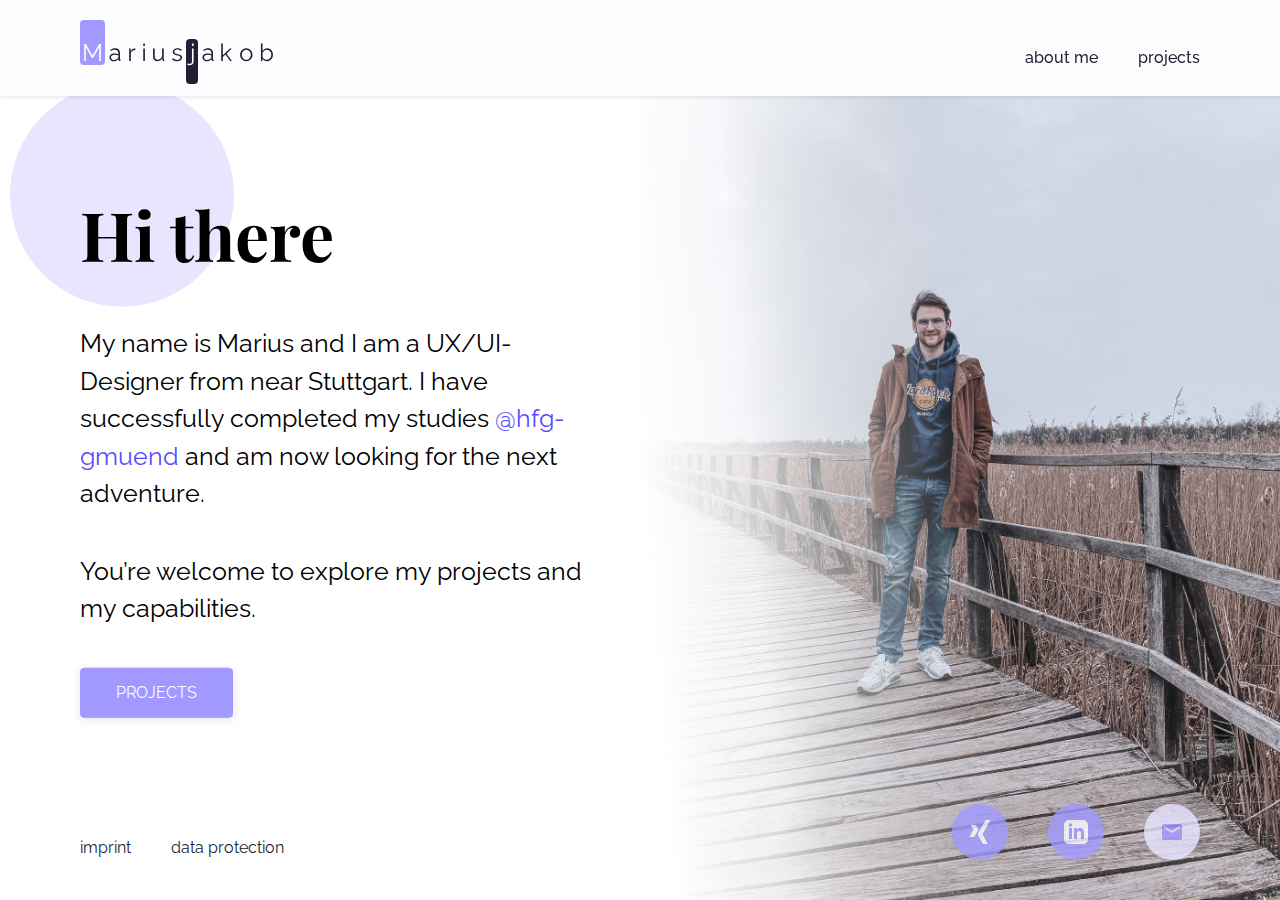
<file: index.html>
<!DOCTYPE html>
<html lang="en">
    <head>
        <meta charset="utf-8">
        <meta name="viewport"  content="width=device-width, initial-scale=1">
        <title>Marius Jakob</title>
        <link rel="stylesheet" type="text/css" href="./styles/style.css">
        <link rel="preconnect" href="https://fonts.gstatic.com">
        <link href="https://fonts.googleapis.com/css2?family=Raleway:ital,wght@0,300;0,400;0,500;0,600;0,700;1,300;1,400;1,500&display=swap" rel="stylesheet">
        <link rel="preconnect" href="https://fonts.gstatic.com">
        <link rel="preconnect" href="https://fonts.gstatic.com">
        <link href="https://fonts.googleapis.com/css2?family=Playfair+Display:wght@400;500;600;700&family=Raleway:ital,wght@0,300;0,400;0,500;0,600;0,700;1,300;1,400;1,500&display=swap" rel="stylesheet">
        <link rel="icon" type="image/png" href="./Bilder/TabLogo.png">
        <link rel="shortcut icon" type="image/x-icon" href="./Bilder/TabLogo.png" sizes="196x196">
        <link rel="apple-touch-icon" href="./Bilder/LogoIcon.png">
    </head>

    <body id="home">
        <header class="header-bar">
            <div class="header-content">
                <a class="LogoBig" href="index.html">
                    <svg width="193" height="64" viewBox="0 0 193 64" fill="none" xmlns="http://www.w3.org/2000/svg">
                        <rect width="25" height="45" rx="4" fill="#A199FF"/>
                        <rect x="106" y="19" width="12" height="45" rx="4" fill="#201F33"/>
                        <path d="M29.4019 37.4005C29.4019 36.6325 29.6259 35.9685 30.0739 35.4085C30.5219 34.8325 31.1379 34.3845 31.9219 34.0645C32.7219 33.7445 33.6419 33.5845 34.6819 33.5845C35.2899 33.5845 35.9219 33.6405 36.5779 33.7525C37.2339 33.8485 37.8179 33.9845 38.3299 34.1605V33.1045C38.3299 32.0485 38.0179 31.2085 37.3939 30.5845C36.7699 29.9605 35.9059 29.6485 34.8019 29.6485C34.1459 29.6485 33.4899 29.7765 32.8339 30.0325C32.1779 30.2725 31.4979 30.6325 30.7939 31.1125L30.1699 29.9605C30.9859 29.4005 31.7859 28.9845 32.5699 28.7125C33.3539 28.4245 34.1539 28.2805 34.9699 28.2805C36.5059 28.2805 37.7219 28.7205 38.6179 29.6005C39.5139 30.4805 39.9619 31.6965 39.9619 33.2485V39.0325C39.9619 39.4645 40.1619 39.6885 40.5619 39.7045V41.0005C40.2099 41.0485 39.9619 41.0645 39.8179 41.0485C39.4179 41.0325 39.1139 40.9045 38.9059 40.6645C38.6979 40.4245 38.5859 40.1685 38.5699 39.8965L38.5459 38.9845C37.9859 39.7045 37.2579 40.2645 36.3619 40.6645C35.4659 41.0485 34.5539 41.2405 33.6259 41.2405C32.8099 41.2405 32.0819 41.0725 31.4419 40.7365C30.8019 40.3845 30.2979 39.9205 29.9299 39.3445C29.5779 38.7525 29.4019 38.1045 29.4019 37.4005ZM37.7779 38.3605C38.1459 37.9285 38.3299 37.5285 38.3299 37.1605V35.3365C37.2259 34.9045 36.0739 34.6885 34.8739 34.6885C33.7059 34.6885 32.7619 34.9205 32.0419 35.3845C31.3219 35.8485 30.9619 36.4805 30.9619 37.2805C30.9619 37.9685 31.2259 38.5925 31.7539 39.1525C32.2979 39.7125 33.0499 39.9925 34.0099 39.9925C34.7939 39.9925 35.5219 39.8405 36.1939 39.5365C36.8819 39.2325 37.4099 38.8405 37.7779 38.3605Z" fill="#201F33"/>
                        <path d="M55.408 29.9365C54.32 29.9685 53.36 30.2725 52.528 30.8485C51.712 31.4245 51.136 32.2165 50.8 33.2245V41.0005H49.168V28.4965H50.704V31.4965C51.136 30.6165 51.704 29.9045 52.408 29.3605C53.128 28.8165 53.888 28.5125 54.688 28.4485C54.848 28.4325 54.984 28.4245 55.096 28.4245C55.208 28.4245 55.312 28.4325 55.408 28.4485V29.9365Z" fill="#201F33"/>
                        <path d="M63.262 25.8805V23.4805H64.894V25.8805H63.262ZM63.262 41.0005V28.4965H64.894V41.0005H63.262Z" fill="#201F33"/>
                        <path d="M73.0486 35.8405V28.4965H74.6806V35.5525C74.6806 38.3845 75.6486 39.8005 77.5846 39.8005C78.5446 39.8005 79.4406 39.4885 80.2726 38.8645C81.1206 38.2405 81.7286 37.4085 82.0966 36.3685V28.4965H83.7286V39.0325C83.7286 39.4645 83.9206 39.6885 84.3046 39.7045V41.0005C84.1126 41.0325 83.9606 41.0485 83.8486 41.0485C83.7526 41.0485 83.6486 41.0485 83.5366 41.0485C83.2006 41.0165 82.9126 40.8885 82.6726 40.6645C82.4486 40.4405 82.3366 40.1685 82.3366 39.8485L82.2886 38.1685C81.7446 39.1445 81.0006 39.9045 80.0566 40.4485C79.1286 40.9765 78.1206 41.2405 77.0326 41.2405C74.3766 41.2405 73.0486 39.4405 73.0486 35.8405Z" fill="#201F33"/>
                        <path d="M97.2026 41.2405C96.1786 41.2405 95.2266 41.0725 94.3466 40.7365C93.4826 40.3845 92.7226 39.8725 92.0666 39.2005L92.7386 38.0485C93.4426 38.7045 94.1466 39.1845 94.8506 39.4885C95.5706 39.7765 96.3306 39.9205 97.1306 39.9205C98.0906 39.9205 98.8746 39.7285 99.4826 39.3445C100.107 38.9445 100.419 38.3765 100.419 37.6405C100.419 37.1445 100.267 36.7685 99.9626 36.5125C99.6746 36.2405 99.2506 36.0245 98.6906 35.8645C98.1466 35.7045 97.4906 35.5205 96.7226 35.3125C95.8586 35.0725 95.1306 34.8245 94.5386 34.5685C93.9626 34.2965 93.5226 33.9605 93.2186 33.5605C92.9306 33.1445 92.7866 32.6085 92.7866 31.9525C92.7866 31.1525 92.9866 30.4805 93.3866 29.9365C93.8026 29.3925 94.3626 28.9845 95.0666 28.7125C95.7866 28.4245 96.5866 28.2805 97.4666 28.2805C98.4266 28.2805 99.2746 28.4325 100.011 28.7365C100.747 29.0405 101.347 29.4645 101.811 30.0085L101.019 31.1125C100.587 30.6005 100.051 30.2245 99.4106 29.9845C98.7866 29.7285 98.1066 29.6005 97.3706 29.6005C96.8586 29.6005 96.3706 29.6725 95.9066 29.8165C95.4426 29.9445 95.0586 30.1685 94.7546 30.4885C94.4666 30.7925 94.3226 31.2165 94.3226 31.7605C94.3226 32.4325 94.5706 32.8965 95.0666 33.1525C95.5626 33.4085 96.3146 33.6805 97.3226 33.9685C98.2666 34.2245 99.0906 34.4805 99.7946 34.7365C100.499 34.9925 101.043 35.3365 101.427 35.7685C101.811 36.1845 102.003 36.7685 102.003 37.5205C102.003 38.6885 101.563 39.6005 100.683 40.2565C99.8026 40.9125 98.6426 41.2405 97.2026 41.2405Z" fill="#201F33"/>
                        <path d="M122.443 37.4005C122.443 36.6325 122.667 35.9685 123.115 35.4085C123.563 34.8325 124.179 34.3845 124.963 34.0645C125.763 33.7445 126.683 33.5845 127.723 33.5845C128.331 33.5845 128.963 33.6405 129.619 33.7525C130.275 33.8485 130.859 33.9845 131.371 34.1605V33.1045C131.371 32.0485 131.059 31.2085 130.435 30.5845C129.811 29.9605 128.947 29.6485 127.843 29.6485C127.187 29.6485 126.531 29.7765 125.875 30.0325C125.219 30.2725 124.539 30.6325 123.835 31.1125L123.211 29.9605C124.027 29.4005 124.827 28.9845 125.611 28.7125C126.395 28.4245 127.195 28.2805 128.011 28.2805C129.547 28.2805 130.763 28.7205 131.659 29.6005C132.555 30.4805 133.003 31.6965 133.003 33.2485V39.0325C133.003 39.4645 133.203 39.6885 133.603 39.7045V41.0005C133.251 41.0485 133.003 41.0645 132.859 41.0485C132.459 41.0325 132.155 40.9045 131.947 40.6645C131.739 40.4245 131.627 40.1685 131.611 39.8965L131.587 38.9845C131.027 39.7045 130.299 40.2645 129.403 40.6645C128.507 41.0485 127.595 41.2405 126.667 41.2405C125.851 41.2405 125.123 41.0725 124.483 40.7365C123.843 40.3845 123.339 39.9205 122.971 39.3445C122.619 38.7525 122.443 38.1045 122.443 37.4005ZM130.819 38.3605C131.187 37.9285 131.371 37.5285 131.371 37.1605V35.3365C130.267 34.9045 129.115 34.6885 127.915 34.6885C126.747 34.6885 125.803 34.9205 125.083 35.3845C124.363 35.8485 124.003 36.4805 124.003 37.2805C124.003 37.9685 124.267 38.5925 124.795 39.1525C125.339 39.7125 126.091 39.9925 127.051 39.9925C127.835 39.9925 128.563 39.8405 129.235 39.5365C129.923 39.2325 130.451 38.8405 130.819 38.3605Z" fill="#201F33"/>
                        <path d="M150.137 41.0005L145.505 34.5925L142.841 37.0885V41.0005H141.209V23.4805H142.841V35.3365L149.921 28.5205H151.721L146.609 33.6325L151.913 41.0005H150.137Z" fill="#201F33"/>
                        <path d="M166.287 41.2405C165.087 41.2405 164.015 40.9445 163.071 40.3525C162.143 39.7605 161.415 38.9765 160.887 38.0005C160.359 37.0085 160.095 35.9365 160.095 34.7845C160.095 33.6165 160.359 32.5445 160.887 31.5685C161.431 30.5765 162.167 29.7845 163.095 29.1925C164.039 28.5845 165.103 28.2805 166.287 28.2805C167.487 28.2805 168.551 28.5845 169.479 29.1925C170.423 29.7845 171.159 30.5765 171.687 31.5685C172.231 32.5445 172.503 33.6165 172.503 34.7845C172.503 35.9365 172.239 37.0085 171.711 38.0005C171.183 38.9765 170.447 39.7605 169.503 40.3525C168.575 40.9445 167.503 41.2405 166.287 41.2405ZM161.751 34.8085C161.751 35.7365 161.951 36.5845 162.351 37.3525C162.767 38.1045 163.319 38.7045 164.007 39.1525C164.695 39.5845 165.455 39.8005 166.287 39.8005C167.119 39.8005 167.879 39.5765 168.567 39.1285C169.255 38.6805 169.807 38.0725 170.223 37.3045C170.639 36.5365 170.847 35.6885 170.847 34.7605C170.847 33.8325 170.639 32.9845 170.223 32.2165C169.807 31.4485 169.255 30.8405 168.567 30.3925C167.879 29.9445 167.119 29.7205 166.287 29.7205C165.471 29.7205 164.719 29.9525 164.031 30.4165C163.343 30.8645 162.791 31.4725 162.375 32.2405C161.959 33.0085 161.751 33.8645 161.751 34.8085Z" fill="#201F33"/>
                        <path d="M187.033 41.2405C186.057 41.2405 185.153 40.9925 184.321 40.4965C183.489 39.9845 182.841 39.3445 182.377 38.5765V41.0005H180.913V23.4805H182.545V31.1125C183.105 30.2645 183.777 29.5845 184.561 29.0725C185.345 28.5445 186.257 28.2805 187.297 28.2805C188.177 28.2805 188.961 28.4645 189.649 28.8325C190.353 29.2005 190.953 29.6965 191.449 30.3205C191.945 30.9285 192.321 31.6245 192.577 32.4085C192.833 33.1765 192.961 33.9685 192.961 34.7845C192.961 35.9525 192.697 37.0245 192.169 38.0005C191.657 38.9765 190.953 39.7605 190.057 40.3525C189.161 40.9445 188.153 41.2405 187.033 41.2405ZM186.649 39.8005C187.561 39.8005 188.361 39.5605 189.049 39.0805C189.753 38.6005 190.305 37.9845 190.705 37.2325C191.105 36.4645 191.305 35.6485 191.305 34.7845C191.305 33.9045 191.113 33.0805 190.729 32.3125C190.361 31.5445 189.841 30.9205 189.169 30.4405C188.497 29.9605 187.721 29.7205 186.841 29.7205C185.865 29.7205 185.001 30.0325 184.249 30.6565C183.513 31.2805 182.945 32.0085 182.545 32.8405V36.7285C182.625 37.3045 182.889 37.8245 183.337 38.2885C183.785 38.7525 184.313 39.1205 184.921 39.3925C185.529 39.6645 186.105 39.8005 186.649 39.8005Z" fill="#201F33"/>
                        <path d="M19.232 41V27.128L13.064 37.904H12.008L5.816 27.128V41H4.136V23.96H5.864L12.512 35.624L19.208 23.96H20.912V41H19.232Z" fill="#FDFCFF"/>
                        <path d="M109.928 45.344C109.4 45.344 108.904 45.272 108.44 45.128C107.96 44.984 107.544 44.744 107.192 44.408L107.984 43.304C108.224 43.528 108.504 43.68 108.824 43.76C109.128 43.84 109.432 43.88 109.736 43.88C110.12 43.88 110.48 43.784 110.816 43.592C111.152 43.4 111.424 43.128 111.632 42.776C111.856 42.44 111.968 42.064 111.968 41.648V28.496H113.6V41.552C113.6 42.288 113.424 42.944 113.072 43.52C112.72 44.096 112.264 44.544 111.704 44.864C111.144 45.184 110.552 45.344 109.928 45.344ZM111.968 25.88V23.48H113.6V25.88H111.968Z" fill="#FDFCFF"/>
                    </svg>
                </a>
                <a class="LogoSmall" href="index.html">
                    <svg width="41" height="64" viewBox="0 0 41 64" fill="none" xmlns="http://www.w3.org/2000/svg">
                        <rect width="25" height="45" rx="4" fill="#A199FF"/>
                        <rect x="29" y="19" width="12" height="45" rx="4" fill="#201F33"/>
                        <path d="M19.232 41V27.128L13.064 37.904H12.008L5.816 27.128V41H4.136V23.96H5.864L12.512 35.624L19.208 23.96H20.912V41H19.232Z" fill="#FDFCFF"/>
                        <path d="M32.928 45.344C32.4 45.344 31.904 45.272 31.44 45.128C30.96 44.984 30.544 44.744 30.192 44.408L30.984 43.304C31.224 43.528 31.504 43.68 31.824 43.76C32.128 43.84 32.432 43.88 32.736 43.88C33.12 43.88 33.48 43.784 33.816 43.592C34.152 43.4 34.424 43.128 34.632 42.776C34.856 42.44 34.968 42.064 34.968 41.648V28.496H36.6V41.552C36.6 42.288 36.424 42.944 36.072 43.52C35.72 44.096 35.264 44.544 34.704 44.864C34.144 45.184 33.552 45.344 32.928 45.344ZM34.968 25.88V23.48H36.6V25.88H34.968Z" fill="#FDFCFF"/>
                    </svg>                        
                </a>
                <div class="nav-bar">
                    <a href="about.html">about me</a>
                    <a href="projects.html">projects</a>
                    <a class="contact" href="mailto:wave@mariusjakob.com">Say Hello</a>
                </div>
                <div class="menu-btn">
                    <div class="menu-btn_burger"></div>
                </div>
            </div>    
        </header>
        <div class="background">
            <div class="welcome">
                <div class="dot"></div>
                <h1 class="special-heading">Hi there</h1>
                <h2>My name is Marius and I am a UX/UI-Designer from near Stuttgart. 
                    I have successfully completed my studies <a id="hfg" href="https://iot.hfg-gmuend.de/student:marius-jakob">@hfg-gmuend</a> and am now looking for the next adventure. 
                </h2>
                <h2>You’re welcome to explore my projects and my capabilities.</h2>
                <div class="button-projects">
                    <a href="projects.html" class="button">
                        PROJECTS
                    </a>
                </div>
            </div>
        </div>
        <footer>       
            <div class="footer-content">
                <div class="documents">
                    <a href="imprint.html">imprint</a>
                    <a href="dataProtection.html">data protection</a>
                </div>
                <div class="social">
                    <a href="https://www.xing.com/profile/Marius_Jakob2/cv" target="_blank" rel="noopener noreferrer">
                        <svg xmlns="http://www.w3.org/2000/svg" width="24" height="24" viewBox="0 0 24 24"><path d="M14.887 24l-5.324-9.667 8.07-14.333h4.933l-8.069 14.333 5.27 9.667h-4.88zm-7.291-19h-4.939l2.768 4.744-4.115 7.256h4.914l4.117-7.271-2.745-4.729z"></path></svg>
                    </a>
                    <a href="https://www.linkedin.com/in/marius-jakob-50095a187/" target="_blank" rel="noopener noreferrer">
                        <svg xmlns="http://www.w3.org/2000/svg" width="24" height="24" viewBox="0 0 24 24"><path d="M19 0h-14c-2.761 0-5 2.239-5 5v14c0 2.761 2.239 5 5 5h14c2.762 0 5-2.239 5-5v-14c0-2.761-2.238-5-5-5zm-11 19h-3v-11h3v11zm-1.5-12.268c-.966 0-1.75-.79-1.75-1.764s.784-1.764 1.75-1.764 1.75.79 1.75 1.764-.783 1.764-1.75 1.764zm13.5 12.268h-3v-5.604c0-3.368-4-3.113-4 0v5.604h-3v-11h3v1.765c1.396-2.586 7-2.777 7 2.476v6.759z"></path></svg>
                    </a>
                    <a class="contact" href="mailto:wave@mariusjakob.com">
                        <svg xmlns="http://www.w3.org/2000/svg" height="24px" viewBox="0 0 24 24" width="24px" fill="#000000"><path d="M0 0h24v24H0V0z" fill="none"/><path d="M20 4H4c-1.1 0-1.99.9-1.99 2L2 18c0 1.1.9 2 2 2h16c1.1 0 2-.9 2-2V6c0-1.1-.9-2-2-2zm-.4 4.25l-7.07 4.42c-.32.2-.74.2-1.06 0L4.4 8.25c-.25-.16-.4-.43-.4-.72 0-.67.73-1.07 1.3-.72L12 11l6.7-4.19c.57-.35 1.3.05 1.3.72 0 .29-.15.56-.4.72z"/></svg>
                    </a>
                </div>
            </div>
        </footer>
        <script
            src="https://code.jquery.com/jquery-1.12.4.min.js"
            integrity="sha256-ZosEbRLbNQzLpnKIkEdrPv7lOy9C27hHQ+Xp8a4MxAQ="
            crossorigin="anonymous">
        </script>
        <script src="./js/mobile-menu.js"></script>
        <script src="./js/main.js"></script>
    </body>
</html>
</file>
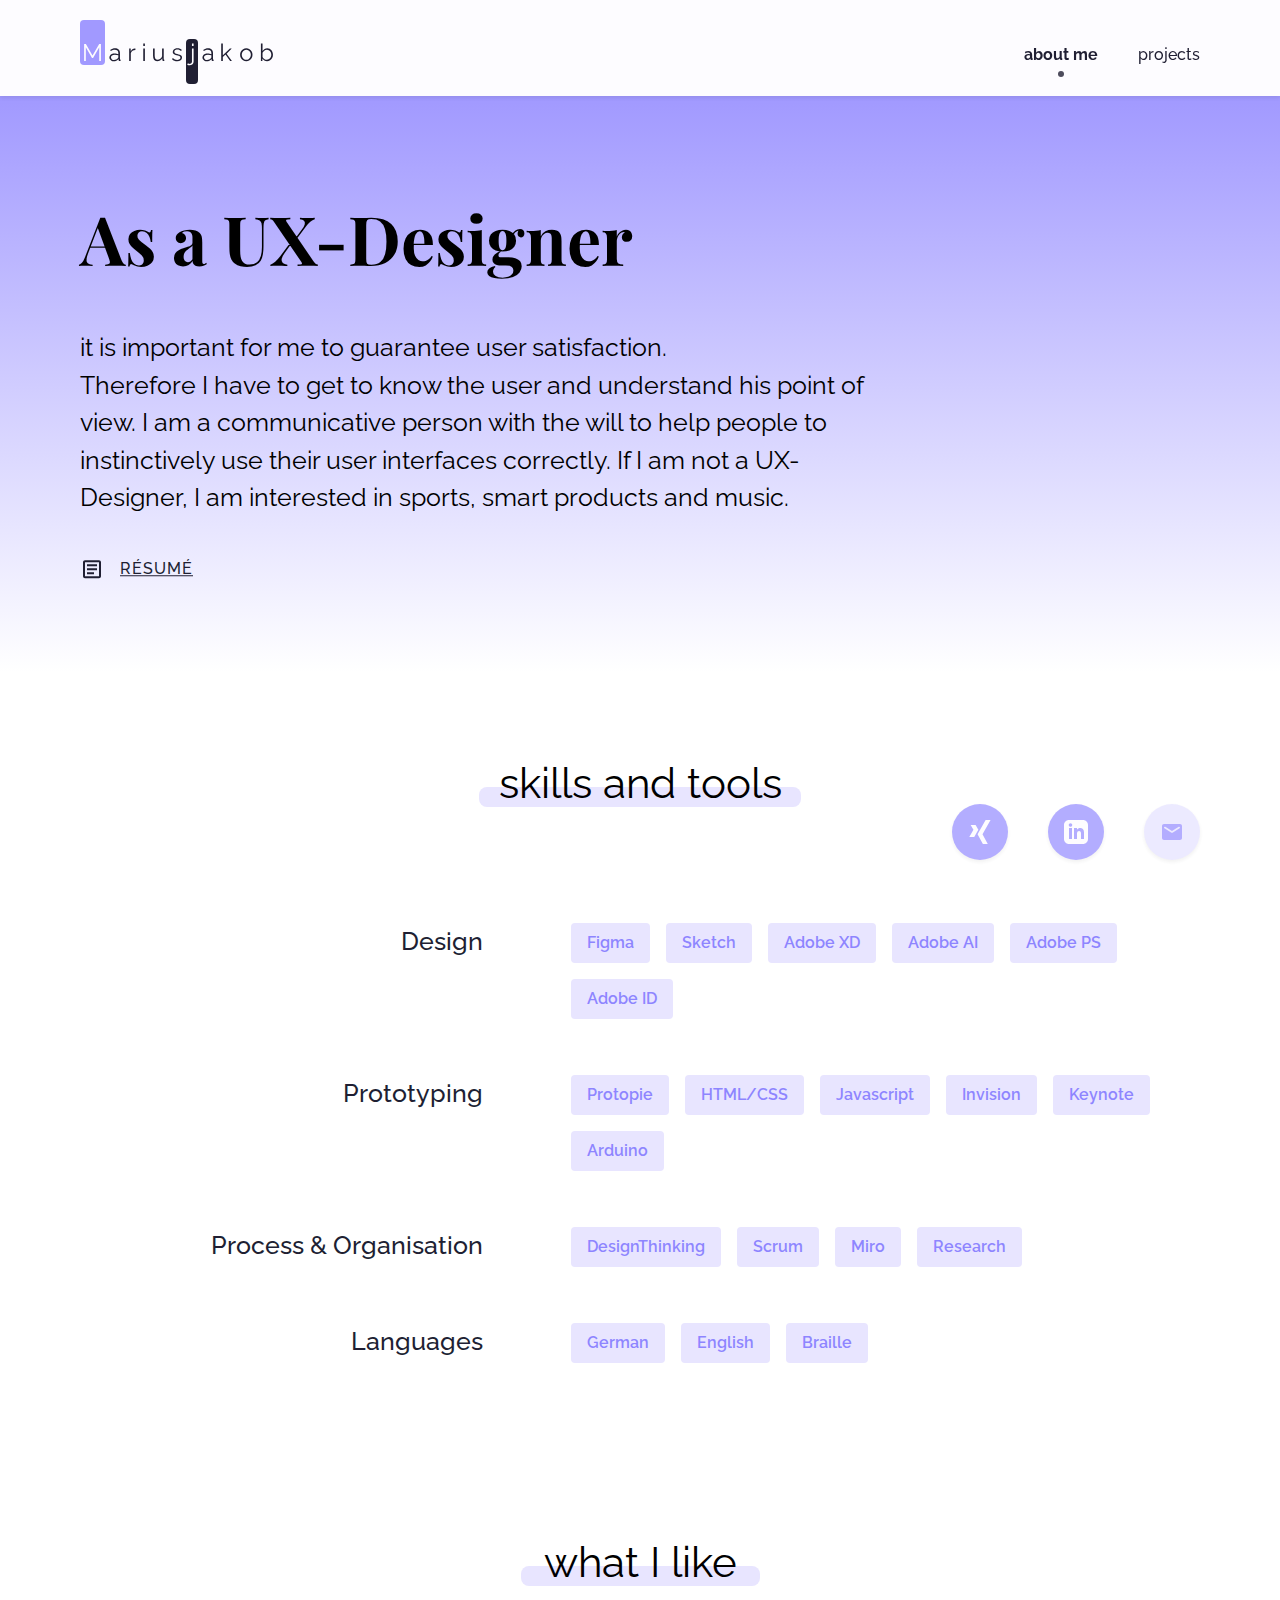
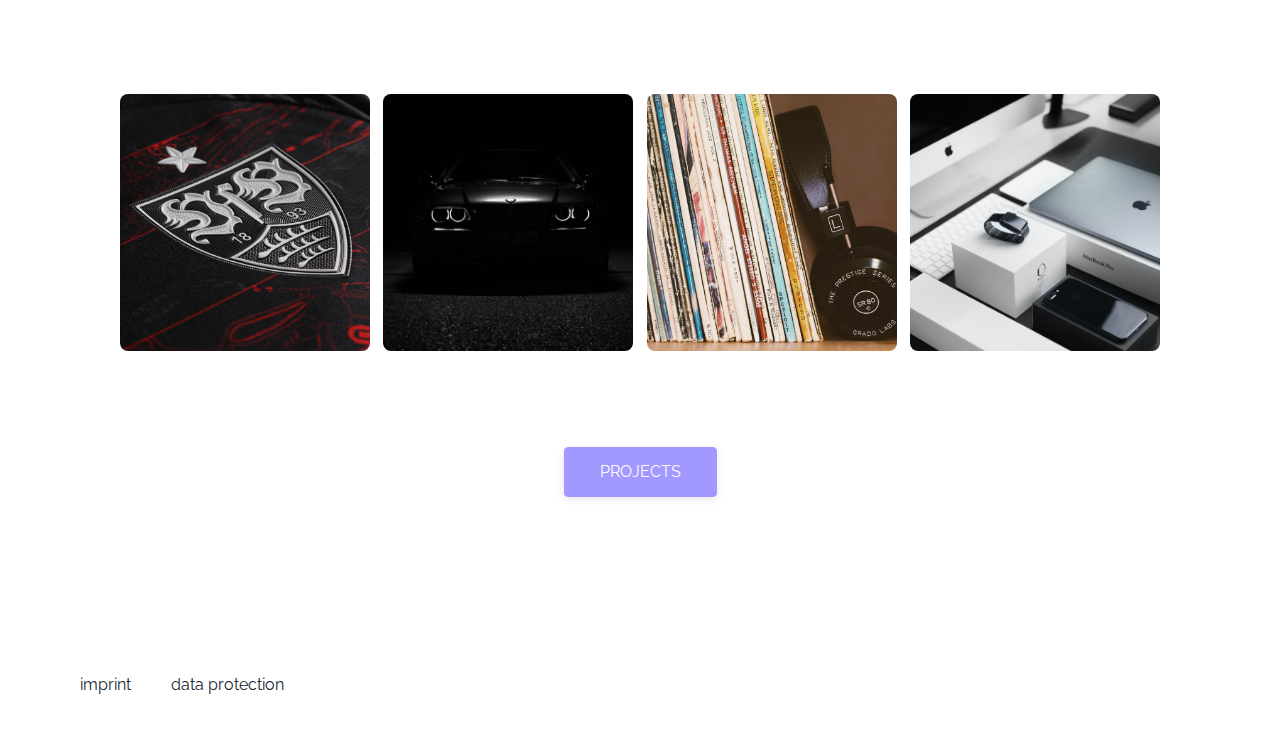
<file: about.html>
<!DOCTYPE html>
<html lang="en">
    <head>
        <meta charset="utf-8">
        <meta name="viewport"  content="width=device-width, initial-scale=1">
        <title>About - Marius Jakob</title>
        <link rel="stylesheet" type="text/css" href="./styles/style.css">
        <link rel="preconnect" href="https://fonts.gstatic.com">
        <link href="https://fonts.googleapis.com/css2?family=Raleway:ital,wght@0,300;0,400;0,500;0,600;0,700;1,300;1,400;1,500&display=swap" rel="stylesheet">
        <link rel="preconnect" href="https://fonts.gstatic.com">
        <link rel="preconnect" href="https://fonts.gstatic.com">
        <link href="https://fonts.googleapis.com/css2?family=Playfair+Display:wght@400;500;600;700&family=Raleway:ital,wght@0,300;0,400;0,500;0,600;0,700;1,300;1,400;1,500&display=swap" rel="stylesheet">
        <link rel="icon" type="image/png" href="./Bilder/TabLogo.png">
    </head>

    <body id="aboutme">
        <header class="header-bar">
            <div class="header-content">
                <a class="LogoBig" href="index.html">
                    <svg width="193" height="64" viewBox="0 0 193 64" fill="none" xmlns="http://www.w3.org/2000/svg">
                        <rect width="25" height="45" rx="4" fill="#A199FF"/>
                        <rect x="106" y="19" width="12" height="45" rx="4" fill="#201F33"/>
                        <path d="M29.4019 37.4005C29.4019 36.6325 29.6259 35.9685 30.0739 35.4085C30.5219 34.8325 31.1379 34.3845 31.9219 34.0645C32.7219 33.7445 33.6419 33.5845 34.6819 33.5845C35.2899 33.5845 35.9219 33.6405 36.5779 33.7525C37.2339 33.8485 37.8179 33.9845 38.3299 34.1605V33.1045C38.3299 32.0485 38.0179 31.2085 37.3939 30.5845C36.7699 29.9605 35.9059 29.6485 34.8019 29.6485C34.1459 29.6485 33.4899 29.7765 32.8339 30.0325C32.1779 30.2725 31.4979 30.6325 30.7939 31.1125L30.1699 29.9605C30.9859 29.4005 31.7859 28.9845 32.5699 28.7125C33.3539 28.4245 34.1539 28.2805 34.9699 28.2805C36.5059 28.2805 37.7219 28.7205 38.6179 29.6005C39.5139 30.4805 39.9619 31.6965 39.9619 33.2485V39.0325C39.9619 39.4645 40.1619 39.6885 40.5619 39.7045V41.0005C40.2099 41.0485 39.9619 41.0645 39.8179 41.0485C39.4179 41.0325 39.1139 40.9045 38.9059 40.6645C38.6979 40.4245 38.5859 40.1685 38.5699 39.8965L38.5459 38.9845C37.9859 39.7045 37.2579 40.2645 36.3619 40.6645C35.4659 41.0485 34.5539 41.2405 33.6259 41.2405C32.8099 41.2405 32.0819 41.0725 31.4419 40.7365C30.8019 40.3845 30.2979 39.9205 29.9299 39.3445C29.5779 38.7525 29.4019 38.1045 29.4019 37.4005ZM37.7779 38.3605C38.1459 37.9285 38.3299 37.5285 38.3299 37.1605V35.3365C37.2259 34.9045 36.0739 34.6885 34.8739 34.6885C33.7059 34.6885 32.7619 34.9205 32.0419 35.3845C31.3219 35.8485 30.9619 36.4805 30.9619 37.2805C30.9619 37.9685 31.2259 38.5925 31.7539 39.1525C32.2979 39.7125 33.0499 39.9925 34.0099 39.9925C34.7939 39.9925 35.5219 39.8405 36.1939 39.5365C36.8819 39.2325 37.4099 38.8405 37.7779 38.3605Z" fill="#201F33"/>
                        <path d="M55.408 29.9365C54.32 29.9685 53.36 30.2725 52.528 30.8485C51.712 31.4245 51.136 32.2165 50.8 33.2245V41.0005H49.168V28.4965H50.704V31.4965C51.136 30.6165 51.704 29.9045 52.408 29.3605C53.128 28.8165 53.888 28.5125 54.688 28.4485C54.848 28.4325 54.984 28.4245 55.096 28.4245C55.208 28.4245 55.312 28.4325 55.408 28.4485V29.9365Z" fill="#201F33"/>
                        <path d="M63.262 25.8805V23.4805H64.894V25.8805H63.262ZM63.262 41.0005V28.4965H64.894V41.0005H63.262Z" fill="#201F33"/>
                        <path d="M73.0486 35.8405V28.4965H74.6806V35.5525C74.6806 38.3845 75.6486 39.8005 77.5846 39.8005C78.5446 39.8005 79.4406 39.4885 80.2726 38.8645C81.1206 38.2405 81.7286 37.4085 82.0966 36.3685V28.4965H83.7286V39.0325C83.7286 39.4645 83.9206 39.6885 84.3046 39.7045V41.0005C84.1126 41.0325 83.9606 41.0485 83.8486 41.0485C83.7526 41.0485 83.6486 41.0485 83.5366 41.0485C83.2006 41.0165 82.9126 40.8885 82.6726 40.6645C82.4486 40.4405 82.3366 40.1685 82.3366 39.8485L82.2886 38.1685C81.7446 39.1445 81.0006 39.9045 80.0566 40.4485C79.1286 40.9765 78.1206 41.2405 77.0326 41.2405C74.3766 41.2405 73.0486 39.4405 73.0486 35.8405Z" fill="#201F33"/>
                        <path d="M97.2026 41.2405C96.1786 41.2405 95.2266 41.0725 94.3466 40.7365C93.4826 40.3845 92.7226 39.8725 92.0666 39.2005L92.7386 38.0485C93.4426 38.7045 94.1466 39.1845 94.8506 39.4885C95.5706 39.7765 96.3306 39.9205 97.1306 39.9205C98.0906 39.9205 98.8746 39.7285 99.4826 39.3445C100.107 38.9445 100.419 38.3765 100.419 37.6405C100.419 37.1445 100.267 36.7685 99.9626 36.5125C99.6746 36.2405 99.2506 36.0245 98.6906 35.8645C98.1466 35.7045 97.4906 35.5205 96.7226 35.3125C95.8586 35.0725 95.1306 34.8245 94.5386 34.5685C93.9626 34.2965 93.5226 33.9605 93.2186 33.5605C92.9306 33.1445 92.7866 32.6085 92.7866 31.9525C92.7866 31.1525 92.9866 30.4805 93.3866 29.9365C93.8026 29.3925 94.3626 28.9845 95.0666 28.7125C95.7866 28.4245 96.5866 28.2805 97.4666 28.2805C98.4266 28.2805 99.2746 28.4325 100.011 28.7365C100.747 29.0405 101.347 29.4645 101.811 30.0085L101.019 31.1125C100.587 30.6005 100.051 30.2245 99.4106 29.9845C98.7866 29.7285 98.1066 29.6005 97.3706 29.6005C96.8586 29.6005 96.3706 29.6725 95.9066 29.8165C95.4426 29.9445 95.0586 30.1685 94.7546 30.4885C94.4666 30.7925 94.3226 31.2165 94.3226 31.7605C94.3226 32.4325 94.5706 32.8965 95.0666 33.1525C95.5626 33.4085 96.3146 33.6805 97.3226 33.9685C98.2666 34.2245 99.0906 34.4805 99.7946 34.7365C100.499 34.9925 101.043 35.3365 101.427 35.7685C101.811 36.1845 102.003 36.7685 102.003 37.5205C102.003 38.6885 101.563 39.6005 100.683 40.2565C99.8026 40.9125 98.6426 41.2405 97.2026 41.2405Z" fill="#201F33"/>
                        <path d="M122.443 37.4005C122.443 36.6325 122.667 35.9685 123.115 35.4085C123.563 34.8325 124.179 34.3845 124.963 34.0645C125.763 33.7445 126.683 33.5845 127.723 33.5845C128.331 33.5845 128.963 33.6405 129.619 33.7525C130.275 33.8485 130.859 33.9845 131.371 34.1605V33.1045C131.371 32.0485 131.059 31.2085 130.435 30.5845C129.811 29.9605 128.947 29.6485 127.843 29.6485C127.187 29.6485 126.531 29.7765 125.875 30.0325C125.219 30.2725 124.539 30.6325 123.835 31.1125L123.211 29.9605C124.027 29.4005 124.827 28.9845 125.611 28.7125C126.395 28.4245 127.195 28.2805 128.011 28.2805C129.547 28.2805 130.763 28.7205 131.659 29.6005C132.555 30.4805 133.003 31.6965 133.003 33.2485V39.0325C133.003 39.4645 133.203 39.6885 133.603 39.7045V41.0005C133.251 41.0485 133.003 41.0645 132.859 41.0485C132.459 41.0325 132.155 40.9045 131.947 40.6645C131.739 40.4245 131.627 40.1685 131.611 39.8965L131.587 38.9845C131.027 39.7045 130.299 40.2645 129.403 40.6645C128.507 41.0485 127.595 41.2405 126.667 41.2405C125.851 41.2405 125.123 41.0725 124.483 40.7365C123.843 40.3845 123.339 39.9205 122.971 39.3445C122.619 38.7525 122.443 38.1045 122.443 37.4005ZM130.819 38.3605C131.187 37.9285 131.371 37.5285 131.371 37.1605V35.3365C130.267 34.9045 129.115 34.6885 127.915 34.6885C126.747 34.6885 125.803 34.9205 125.083 35.3845C124.363 35.8485 124.003 36.4805 124.003 37.2805C124.003 37.9685 124.267 38.5925 124.795 39.1525C125.339 39.7125 126.091 39.9925 127.051 39.9925C127.835 39.9925 128.563 39.8405 129.235 39.5365C129.923 39.2325 130.451 38.8405 130.819 38.3605Z" fill="#201F33"/>
                        <path d="M150.137 41.0005L145.505 34.5925L142.841 37.0885V41.0005H141.209V23.4805H142.841V35.3365L149.921 28.5205H151.721L146.609 33.6325L151.913 41.0005H150.137Z" fill="#201F33"/>
                        <path d="M166.287 41.2405C165.087 41.2405 164.015 40.9445 163.071 40.3525C162.143 39.7605 161.415 38.9765 160.887 38.0005C160.359 37.0085 160.095 35.9365 160.095 34.7845C160.095 33.6165 160.359 32.5445 160.887 31.5685C161.431 30.5765 162.167 29.7845 163.095 29.1925C164.039 28.5845 165.103 28.2805 166.287 28.2805C167.487 28.2805 168.551 28.5845 169.479 29.1925C170.423 29.7845 171.159 30.5765 171.687 31.5685C172.231 32.5445 172.503 33.6165 172.503 34.7845C172.503 35.9365 172.239 37.0085 171.711 38.0005C171.183 38.9765 170.447 39.7605 169.503 40.3525C168.575 40.9445 167.503 41.2405 166.287 41.2405ZM161.751 34.8085C161.751 35.7365 161.951 36.5845 162.351 37.3525C162.767 38.1045 163.319 38.7045 164.007 39.1525C164.695 39.5845 165.455 39.8005 166.287 39.8005C167.119 39.8005 167.879 39.5765 168.567 39.1285C169.255 38.6805 169.807 38.0725 170.223 37.3045C170.639 36.5365 170.847 35.6885 170.847 34.7605C170.847 33.8325 170.639 32.9845 170.223 32.2165C169.807 31.4485 169.255 30.8405 168.567 30.3925C167.879 29.9445 167.119 29.7205 166.287 29.7205C165.471 29.7205 164.719 29.9525 164.031 30.4165C163.343 30.8645 162.791 31.4725 162.375 32.2405C161.959 33.0085 161.751 33.8645 161.751 34.8085Z" fill="#201F33"/>
                        <path d="M187.033 41.2405C186.057 41.2405 185.153 40.9925 184.321 40.4965C183.489 39.9845 182.841 39.3445 182.377 38.5765V41.0005H180.913V23.4805H182.545V31.1125C183.105 30.2645 183.777 29.5845 184.561 29.0725C185.345 28.5445 186.257 28.2805 187.297 28.2805C188.177 28.2805 188.961 28.4645 189.649 28.8325C190.353 29.2005 190.953 29.6965 191.449 30.3205C191.945 30.9285 192.321 31.6245 192.577 32.4085C192.833 33.1765 192.961 33.9685 192.961 34.7845C192.961 35.9525 192.697 37.0245 192.169 38.0005C191.657 38.9765 190.953 39.7605 190.057 40.3525C189.161 40.9445 188.153 41.2405 187.033 41.2405ZM186.649 39.8005C187.561 39.8005 188.361 39.5605 189.049 39.0805C189.753 38.6005 190.305 37.9845 190.705 37.2325C191.105 36.4645 191.305 35.6485 191.305 34.7845C191.305 33.9045 191.113 33.0805 190.729 32.3125C190.361 31.5445 189.841 30.9205 189.169 30.4405C188.497 29.9605 187.721 29.7205 186.841 29.7205C185.865 29.7205 185.001 30.0325 184.249 30.6565C183.513 31.2805 182.945 32.0085 182.545 32.8405V36.7285C182.625 37.3045 182.889 37.8245 183.337 38.2885C183.785 38.7525 184.313 39.1205 184.921 39.3925C185.529 39.6645 186.105 39.8005 186.649 39.8005Z" fill="#201F33"/>
                        <path d="M19.232 41V27.128L13.064 37.904H12.008L5.816 27.128V41H4.136V23.96H5.864L12.512 35.624L19.208 23.96H20.912V41H19.232Z" fill="#FDFCFF"/>
                        <path d="M109.928 45.344C109.4 45.344 108.904 45.272 108.44 45.128C107.96 44.984 107.544 44.744 107.192 44.408L107.984 43.304C108.224 43.528 108.504 43.68 108.824 43.76C109.128 43.84 109.432 43.88 109.736 43.88C110.12 43.88 110.48 43.784 110.816 43.592C111.152 43.4 111.424 43.128 111.632 42.776C111.856 42.44 111.968 42.064 111.968 41.648V28.496H113.6V41.552C113.6 42.288 113.424 42.944 113.072 43.52C112.72 44.096 112.264 44.544 111.704 44.864C111.144 45.184 110.552 45.344 109.928 45.344ZM111.968 25.88V23.48H113.6V25.88H111.968Z" fill="#FDFCFF"/>
                    </svg>
                </a>
                <a class="LogoSmall" href="index.html">
                    <svg width="41" height="64" viewBox="0 0 41 64" fill="none" xmlns="http://www.w3.org/2000/svg">
                        <rect width="25" height="45" rx="4" fill="#A199FF"/>
                        <rect x="29" y="19" width="12" height="45" rx="4" fill="#201F33"/>
                        <path d="M19.232 41V27.128L13.064 37.904H12.008L5.816 27.128V41H4.136V23.96H5.864L12.512 35.624L19.208 23.96H20.912V41H19.232Z" fill="#FDFCFF"/>
                        <path d="M32.928 45.344C32.4 45.344 31.904 45.272 31.44 45.128C30.96 44.984 30.544 44.744 30.192 44.408L30.984 43.304C31.224 43.528 31.504 43.68 31.824 43.76C32.128 43.84 32.432 43.88 32.736 43.88C33.12 43.88 33.48 43.784 33.816 43.592C34.152 43.4 34.424 43.128 34.632 42.776C34.856 42.44 34.968 42.064 34.968 41.648V28.496H36.6V41.552C36.6 42.288 36.424 42.944 36.072 43.52C35.72 44.096 35.264 44.544 34.704 44.864C34.144 45.184 33.552 45.344 32.928 45.344ZM34.968 25.88V23.48H36.6V25.88H34.968Z" fill="#FDFCFF"/>
                    </svg>                        
                </a>
                <div class="pagetitle">About</div>
                <div class="nav-bar">
                    <a class="current" href="about.html">about me</a>
                    <a href="projects.html">projects</a>
                    <a class="contact" href="mailto:wave@mariusjakob.com">Say Hello</a>
                </div>
                <!-- <div class="menu">
                    <svg width="20" height="15" viewBox="0 0 20 15" fill="none" xmlns="http://www.w3.org/2000/svg">
                        <line x1="0.5" y1="0.5" x2="19.5" y2="0.5" stroke="#201F33" stroke-linecap="round" stroke-linejoin="round"/>
                        <line x1="0.5" y1="7.5" x2="19.5" y2="7.5" stroke="#201F33" stroke-linecap="round" stroke-linejoin="round"/>
                        <line x1="0.5" y1="14.5" x2="19.5" y2="14.5" stroke="#201F33" stroke-linecap="round" stroke-linejoin="round"/>
                    </svg>  
                </div> -->
                <div class="menu-btn">
                    <div class="menu-btn_burger"></div>
                </div>
            </div>    
        </header>
        <div class="about-wrapper">
            <div class="about-wrapper-content">
                <h1 class="special-heading">As a UX-Designer</h1>
                <h2>it is important for me to guarantee user satisfaction. <br>
                    Therefore I have to get to know the user and understand his point of view.
                    I am a communicative person with the will to help people
                    to instinctively use their user interfaces correctly. If I am not a UX-Designer,
                    I am interested in sports, smart products and music.</h2>
                <a class="resume" href="./Lebenslauf.pdf" target="_blank" rel="noopener noreferrer">
                    <svg xmlns="http://www.w3.org/2000/svg" enable-background="new 0 0 24 24" height="24px" viewBox="0 0 24 24" width="24px" fill="#000000"><g><rect fill="none" height="24" width="24"/><g><path d="M19,5v14H5V5H19 M19,3H5C3.9,3,3,3.9,3,5v14c0,1.1,0.9,2,2,2h14c1.1,0,2-0.9,2-2V5C21,3.9,20.1,3,19,3L19,3z"/></g><path d="M14,17H7v-2h7V17z M17,13H7v-2h10V13z M17,9H7V7h10V9z"/></g></svg>                    RÉSUMÉ
                </a>
            </div>
        </div>
        <h2 class="heading-underlined">skills and tools</h2>
        <div class="skills-wrapper">
            <div class="skill-row">
                <div class="categorie">
                    <p>Design</p>
                </div>
                <div class="tags">
                    <div class="box">
                        <p>Figma</p>
                        <p>Sketch</p>
                        <p>Adobe XD</p>
                        <p>Adobe AI</p>
                        <p>Adobe PS</p>
                        <p>Adobe ID</p>
                    </div>
                </div>
            </div>
            <div class="skill-row">
                <div class="categorie">
                    <p>Prototyping</p>
                </div>
                <div class="tags">
                    <div class="box">
                        <p>Protopie</p>
                        <p>HTML/CSS</p>
                        <p>Javascript</p>
                        <p>Invision</p>
                        <p>Keynote</p>
                        <p>Arduino</p>
                    </div>
                </div>
            </div>
            <div class="skill-row">
                <div class="categorie">
                    <p>Process & Organisation</p>
                </div>
                <div class="tags">
                    <div class="box">
                        <p>DesignThinking</p>
                        <p>Scrum</p>
                        <p>Miro</p>
                        <p>Research</p>
                    </div>
                </div>
            </div>
            <div class="skill-row">
                <div class="categorie">
                    <p>Languages</p>
                </div>
                <div class="tags">
                    <div class="box">
                        <p>German</p>
                        <p>English</p>
                        <p>Braille</p>
                    </div>
                </div>
            </div>
        </div>
        <h2 class="heading-underlined2">what I like</h2>
        <div class="interests-wrapper">
            <div class="galerie">
                <div class="picture-square">
                    <div class="overlay"></div>
                    <img src="./Bilder/Interests/vfb.jpeg" alt="soccer">
                </div>
                <div class="picture-square">
                    <div class="overlay"></div>
                    <img src="./Bilder/Interests/0a7a538f-c879-4dd3-b3dd-b0b7744906ae.JPG" alt="cars">
                </div>
                <div class="picture-square">
                    <div class="overlay"></div>
                    <img src="./Bilder/Interests/blocks-T3mKJXfdims-unsplash.jpg" alt="music">
                </div>
                <div class="picture-square">
                    <div class="overlay"></div>
                    <img src="./Bilder/Interests/apple.png" alt="apple">
                </div>
                <!-- <div class="picture-square">
                    <div class="overlay"></div>
                    <img src="./Bilder/Interests/travel.png" alt="travel">
                </div>
                <div class="picture-square">
                    <div class="overlay"></div>
                    <img src="./Bilder/Interests/cooking.png" alt="cooking">
                </div>
                <div class="picture-square">
                    <div class="overlay"></div>
                    <img src="./Bilder/Interests/Gaming.png" alt="gaming">
                </div>
                <div class="picture-square">
                    <div class="overlay"></div>
                    <img src="./Bilder/Interests/formel1.jpg" alt="smarthome">
                </div> -->
            </div>
        </div>
        <div class="button-projects">
            <a href="projects.html" class="button">
                PROJECTS
            </a>
        </div>
        <footer>        
            <div class="footer-content">
                <div class="documents">
                    <a href="imprint.html">imprint</a>
                    <a href="dataProtection.html">data protection</a>
                </div>
                <div class="social">
                    <a href="https://www.xing.com/profile/Marius_Jakob2/cv" target="_blank" rel="noopener noreferrer">
                        <svg xmlns="http://www.w3.org/2000/svg" width="24" height="24" viewBox="0 0 24 24"><path d="M14.887 24l-5.324-9.667 8.07-14.333h4.933l-8.069 14.333 5.27 9.667h-4.88zm-7.291-19h-4.939l2.768 4.744-4.115 7.256h4.914l4.117-7.271-2.745-4.729z"></path></svg>
                    </a>
                    <a href="https://www.linkedin.com/in/marius-jakob-50095a187/" target="_blank" rel="noopener noreferrer">
                        <svg xmlns="http://www.w3.org/2000/svg" width="24" height="24" viewBox="0 0 24 24"><path d="M19 0h-14c-2.761 0-5 2.239-5 5v14c0 2.761 2.239 5 5 5h14c2.762 0 5-2.239 5-5v-14c0-2.761-2.238-5-5-5zm-11 19h-3v-11h3v11zm-1.5-12.268c-.966 0-1.75-.79-1.75-1.764s.784-1.764 1.75-1.764 1.75.79 1.75 1.764-.783 1.764-1.75 1.764zm13.5 12.268h-3v-5.604c0-3.368-4-3.113-4 0v5.604h-3v-11h3v1.765c1.396-2.586 7-2.777 7 2.476v6.759z"></path></svg>
                    </a>
                    <a class="contact" href="mailto:wave@mariusjakob.com">
                        <svg xmlns="http://www.w3.org/2000/svg" height="24px" viewBox="0 0 24 24" width="24px" fill="#000000"><path d="M0 0h24v24H0V0z" fill="none"/><path d="M20 4H4c-1.1 0-1.99.9-1.99 2L2 18c0 1.1.9 2 2 2h16c1.1 0 2-.9 2-2V6c0-1.1-.9-2-2-2zm-.4 4.25l-7.07 4.42c-.32.2-.74.2-1.06 0L4.4 8.25c-.25-.16-.4-.43-.4-.72 0-.67.73-1.07 1.3-.72L12 11l6.7-4.19c.57-.35 1.3.05 1.3.72 0 .29-.15.56-.4.72z"/></svg>
                    </a>
                </div>
            </div>
        </footer>
        <script
            src="https://code.jquery.com/jquery-1.12.4.min.js"
            integrity="sha256-ZosEbRLbNQzLpnKIkEdrPv7lOy9C27hHQ+Xp8a4MxAQ="
            crossorigin="anonymous">
        </script>
        <script src="./js/mobile-menu.js"></script>
        <script src="./js/main.js"></script>
    </body>
</html>
</file>
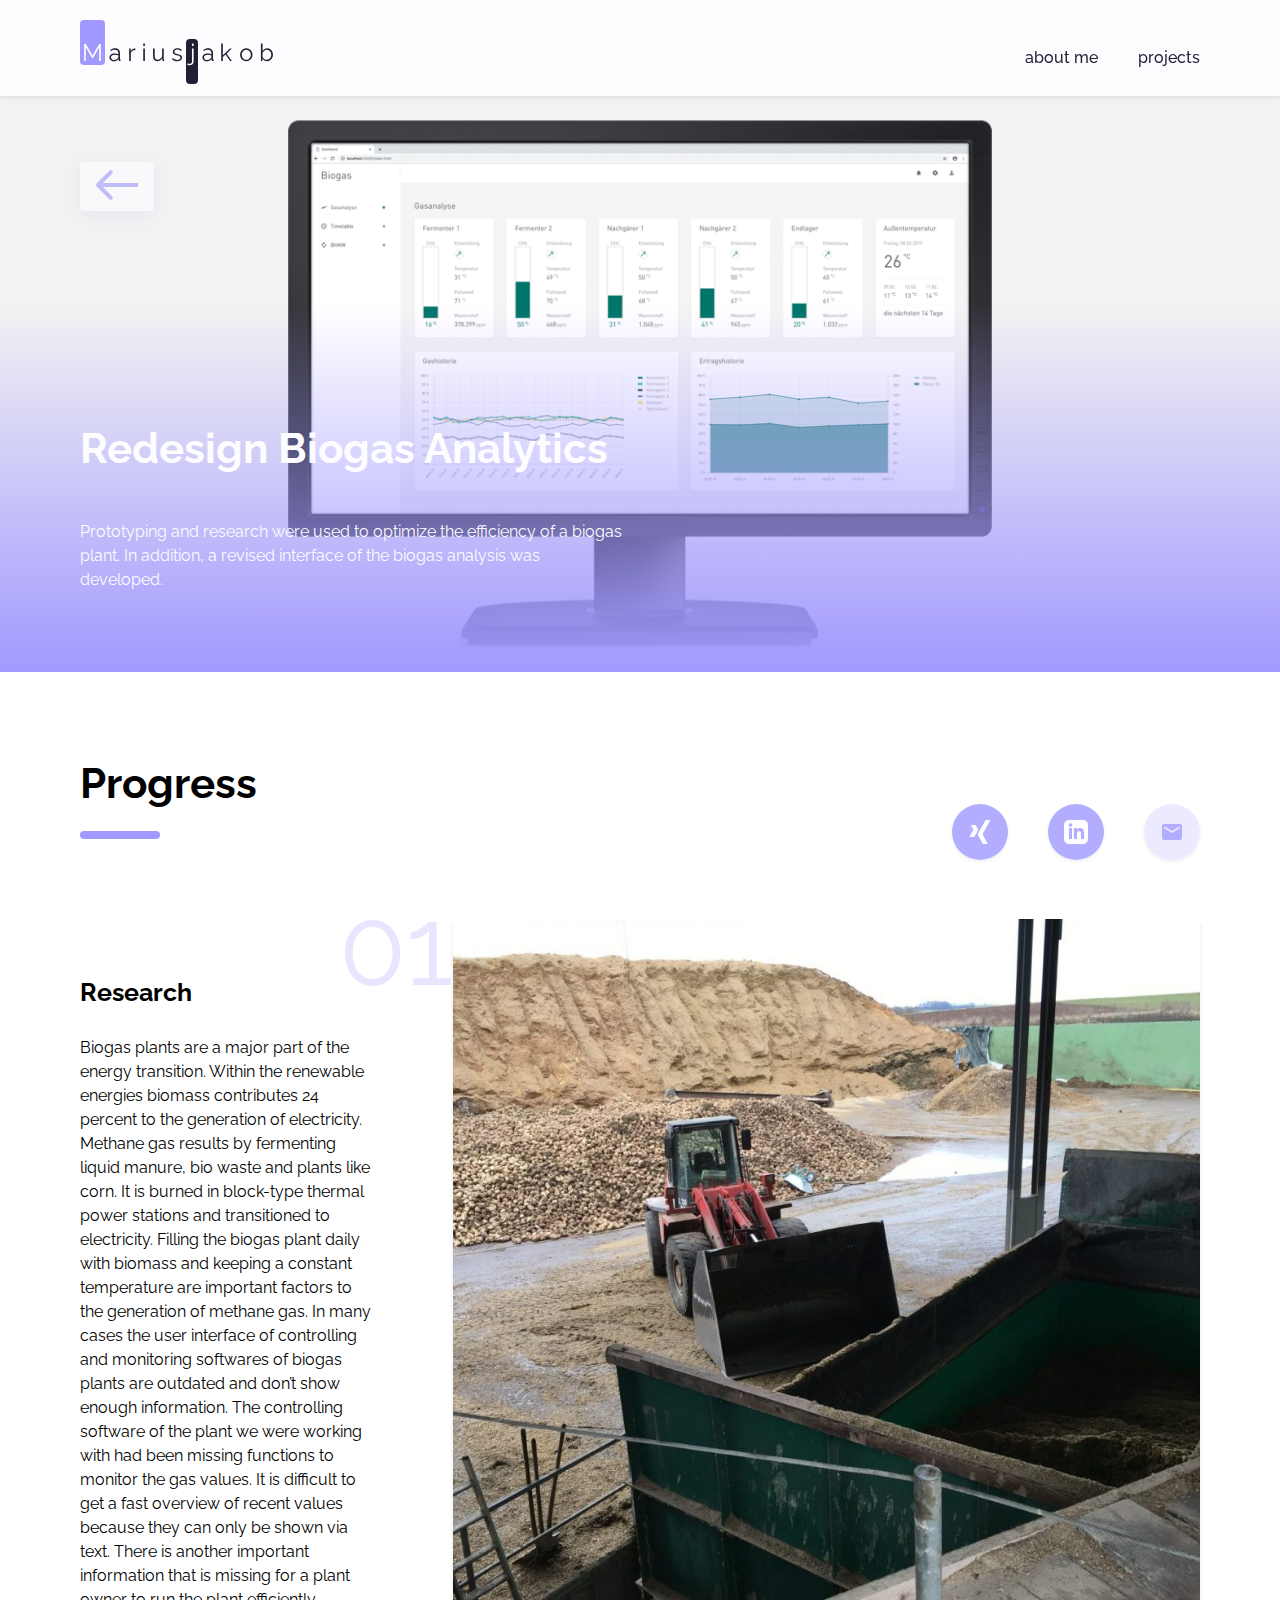
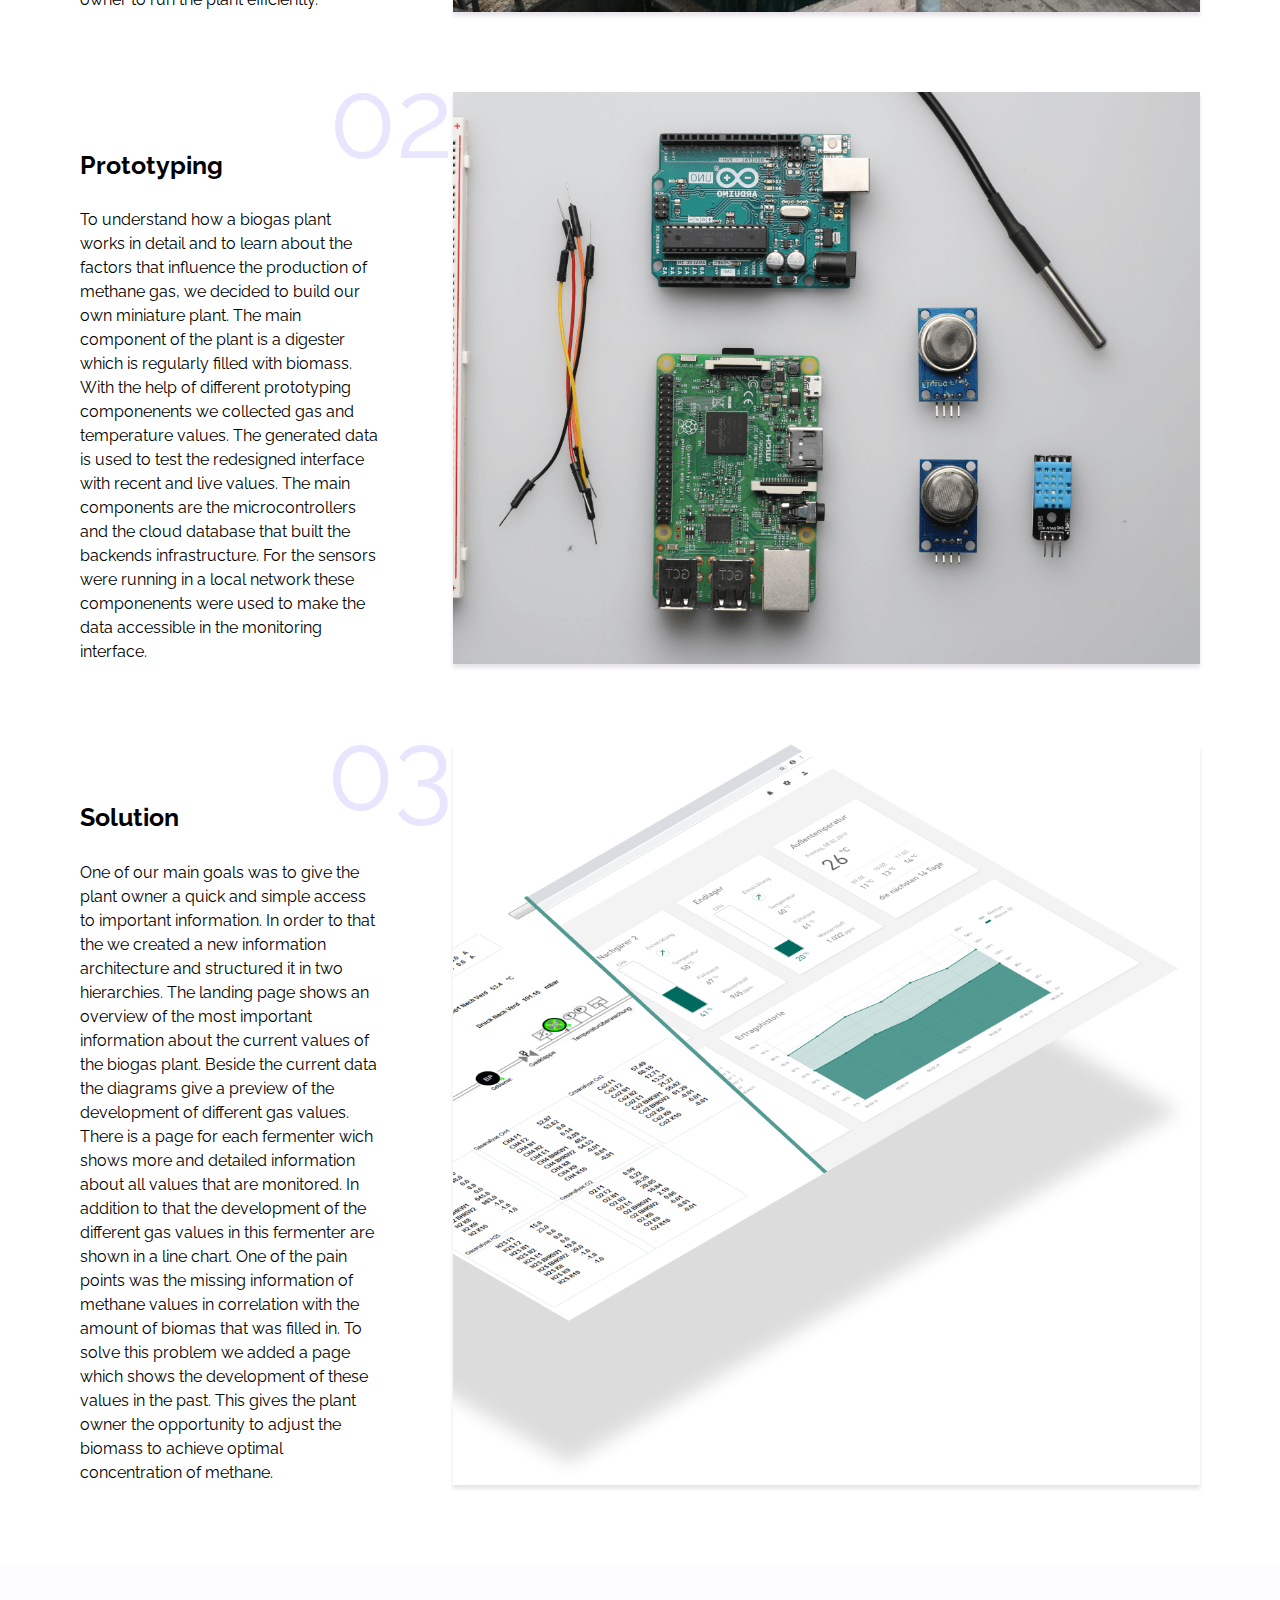
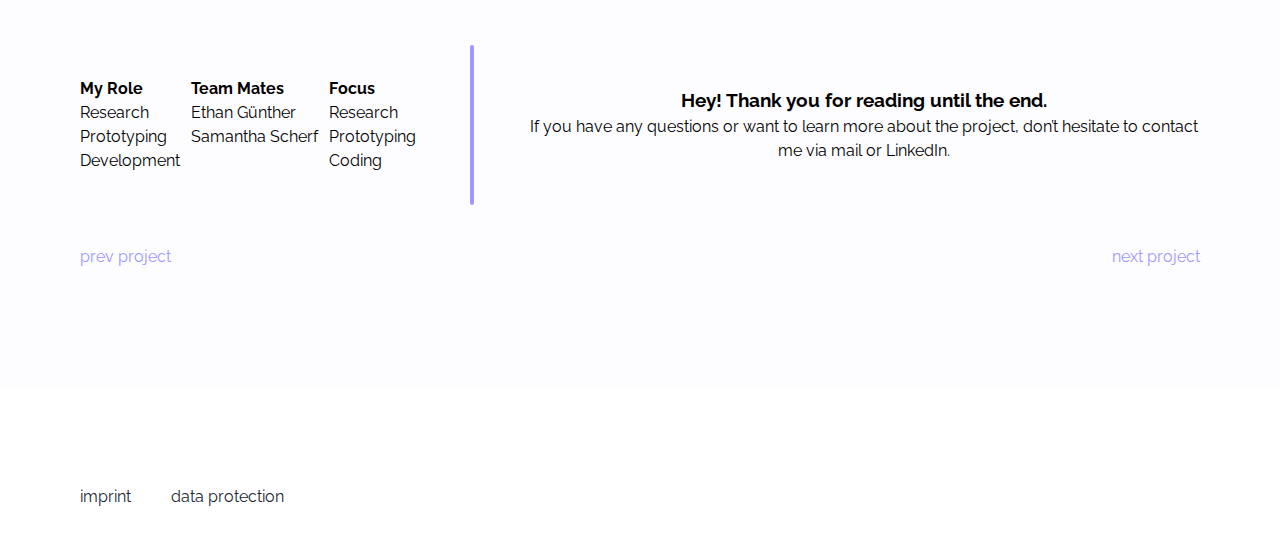
<file: biogas.html>
<!DOCTYPE html>
<html lang="en">
    <head>
        <meta charset="utf-8">
        <meta name="viewport"  content="width=device-width, initial-scale=1">
        <title>Biogas Analytics - Marius Jakob</title>
        <link rel="stylesheet" type="text/css" href="./styles/style.css">
        <link rel="preconnect" href="https://fonts.gstatic.com">
        <link href="https://fonts.googleapis.com/css2?family=Raleway:ital,wght@0,300;0,400;0,500;0,600;0,700;1,300;1,400;1,500&display=swap" rel="stylesheet">
        <link rel="preconnect" href="https://fonts.gstatic.com">
        <link rel="preconnect" href="https://fonts.gstatic.com">
        <link href="https://fonts.googleapis.com/css2?family=Playfair+Display:wght@400;500;600;700&family=Raleway:ital,wght@0,300;0,400;0,500;0,600;0,700;1,300;1,400;1,500&display=swap" rel="stylesheet">
        <link rel="icon" type="image/png" href="./Bilder/TabLogo.png">
    </head>

    <body id="single-project">
        <header class="header-bar">
            <div class="header-content">
                <a class="LogoBig" href="index.html">
                    <svg width="193" height="64" viewBox="0 0 193 64" fill="none" xmlns="http://www.w3.org/2000/svg">
                        <rect width="25" height="45" rx="4" fill="#A199FF"/>
                        <rect x="106" y="19" width="12" height="45" rx="4" fill="#201F33"/>
                        <path d="M29.4019 37.4005C29.4019 36.6325 29.6259 35.9685 30.0739 35.4085C30.5219 34.8325 31.1379 34.3845 31.9219 34.0645C32.7219 33.7445 33.6419 33.5845 34.6819 33.5845C35.2899 33.5845 35.9219 33.6405 36.5779 33.7525C37.2339 33.8485 37.8179 33.9845 38.3299 34.1605V33.1045C38.3299 32.0485 38.0179 31.2085 37.3939 30.5845C36.7699 29.9605 35.9059 29.6485 34.8019 29.6485C34.1459 29.6485 33.4899 29.7765 32.8339 30.0325C32.1779 30.2725 31.4979 30.6325 30.7939 31.1125L30.1699 29.9605C30.9859 29.4005 31.7859 28.9845 32.5699 28.7125C33.3539 28.4245 34.1539 28.2805 34.9699 28.2805C36.5059 28.2805 37.7219 28.7205 38.6179 29.6005C39.5139 30.4805 39.9619 31.6965 39.9619 33.2485V39.0325C39.9619 39.4645 40.1619 39.6885 40.5619 39.7045V41.0005C40.2099 41.0485 39.9619 41.0645 39.8179 41.0485C39.4179 41.0325 39.1139 40.9045 38.9059 40.6645C38.6979 40.4245 38.5859 40.1685 38.5699 39.8965L38.5459 38.9845C37.9859 39.7045 37.2579 40.2645 36.3619 40.6645C35.4659 41.0485 34.5539 41.2405 33.6259 41.2405C32.8099 41.2405 32.0819 41.0725 31.4419 40.7365C30.8019 40.3845 30.2979 39.9205 29.9299 39.3445C29.5779 38.7525 29.4019 38.1045 29.4019 37.4005ZM37.7779 38.3605C38.1459 37.9285 38.3299 37.5285 38.3299 37.1605V35.3365C37.2259 34.9045 36.0739 34.6885 34.8739 34.6885C33.7059 34.6885 32.7619 34.9205 32.0419 35.3845C31.3219 35.8485 30.9619 36.4805 30.9619 37.2805C30.9619 37.9685 31.2259 38.5925 31.7539 39.1525C32.2979 39.7125 33.0499 39.9925 34.0099 39.9925C34.7939 39.9925 35.5219 39.8405 36.1939 39.5365C36.8819 39.2325 37.4099 38.8405 37.7779 38.3605Z" fill="#201F33"/>
                        <path d="M55.408 29.9365C54.32 29.9685 53.36 30.2725 52.528 30.8485C51.712 31.4245 51.136 32.2165 50.8 33.2245V41.0005H49.168V28.4965H50.704V31.4965C51.136 30.6165 51.704 29.9045 52.408 29.3605C53.128 28.8165 53.888 28.5125 54.688 28.4485C54.848 28.4325 54.984 28.4245 55.096 28.4245C55.208 28.4245 55.312 28.4325 55.408 28.4485V29.9365Z" fill="#201F33"/>
                        <path d="M63.262 25.8805V23.4805H64.894V25.8805H63.262ZM63.262 41.0005V28.4965H64.894V41.0005H63.262Z" fill="#201F33"/>
                        <path d="M73.0486 35.8405V28.4965H74.6806V35.5525C74.6806 38.3845 75.6486 39.8005 77.5846 39.8005C78.5446 39.8005 79.4406 39.4885 80.2726 38.8645C81.1206 38.2405 81.7286 37.4085 82.0966 36.3685V28.4965H83.7286V39.0325C83.7286 39.4645 83.9206 39.6885 84.3046 39.7045V41.0005C84.1126 41.0325 83.9606 41.0485 83.8486 41.0485C83.7526 41.0485 83.6486 41.0485 83.5366 41.0485C83.2006 41.0165 82.9126 40.8885 82.6726 40.6645C82.4486 40.4405 82.3366 40.1685 82.3366 39.8485L82.2886 38.1685C81.7446 39.1445 81.0006 39.9045 80.0566 40.4485C79.1286 40.9765 78.1206 41.2405 77.0326 41.2405C74.3766 41.2405 73.0486 39.4405 73.0486 35.8405Z" fill="#201F33"/>
                        <path d="M97.2026 41.2405C96.1786 41.2405 95.2266 41.0725 94.3466 40.7365C93.4826 40.3845 92.7226 39.8725 92.0666 39.2005L92.7386 38.0485C93.4426 38.7045 94.1466 39.1845 94.8506 39.4885C95.5706 39.7765 96.3306 39.9205 97.1306 39.9205C98.0906 39.9205 98.8746 39.7285 99.4826 39.3445C100.107 38.9445 100.419 38.3765 100.419 37.6405C100.419 37.1445 100.267 36.7685 99.9626 36.5125C99.6746 36.2405 99.2506 36.0245 98.6906 35.8645C98.1466 35.7045 97.4906 35.5205 96.7226 35.3125C95.8586 35.0725 95.1306 34.8245 94.5386 34.5685C93.9626 34.2965 93.5226 33.9605 93.2186 33.5605C92.9306 33.1445 92.7866 32.6085 92.7866 31.9525C92.7866 31.1525 92.9866 30.4805 93.3866 29.9365C93.8026 29.3925 94.3626 28.9845 95.0666 28.7125C95.7866 28.4245 96.5866 28.2805 97.4666 28.2805C98.4266 28.2805 99.2746 28.4325 100.011 28.7365C100.747 29.0405 101.347 29.4645 101.811 30.0085L101.019 31.1125C100.587 30.6005 100.051 30.2245 99.4106 29.9845C98.7866 29.7285 98.1066 29.6005 97.3706 29.6005C96.8586 29.6005 96.3706 29.6725 95.9066 29.8165C95.4426 29.9445 95.0586 30.1685 94.7546 30.4885C94.4666 30.7925 94.3226 31.2165 94.3226 31.7605C94.3226 32.4325 94.5706 32.8965 95.0666 33.1525C95.5626 33.4085 96.3146 33.6805 97.3226 33.9685C98.2666 34.2245 99.0906 34.4805 99.7946 34.7365C100.499 34.9925 101.043 35.3365 101.427 35.7685C101.811 36.1845 102.003 36.7685 102.003 37.5205C102.003 38.6885 101.563 39.6005 100.683 40.2565C99.8026 40.9125 98.6426 41.2405 97.2026 41.2405Z" fill="#201F33"/>
                        <path d="M122.443 37.4005C122.443 36.6325 122.667 35.9685 123.115 35.4085C123.563 34.8325 124.179 34.3845 124.963 34.0645C125.763 33.7445 126.683 33.5845 127.723 33.5845C128.331 33.5845 128.963 33.6405 129.619 33.7525C130.275 33.8485 130.859 33.9845 131.371 34.1605V33.1045C131.371 32.0485 131.059 31.2085 130.435 30.5845C129.811 29.9605 128.947 29.6485 127.843 29.6485C127.187 29.6485 126.531 29.7765 125.875 30.0325C125.219 30.2725 124.539 30.6325 123.835 31.1125L123.211 29.9605C124.027 29.4005 124.827 28.9845 125.611 28.7125C126.395 28.4245 127.195 28.2805 128.011 28.2805C129.547 28.2805 130.763 28.7205 131.659 29.6005C132.555 30.4805 133.003 31.6965 133.003 33.2485V39.0325C133.003 39.4645 133.203 39.6885 133.603 39.7045V41.0005C133.251 41.0485 133.003 41.0645 132.859 41.0485C132.459 41.0325 132.155 40.9045 131.947 40.6645C131.739 40.4245 131.627 40.1685 131.611 39.8965L131.587 38.9845C131.027 39.7045 130.299 40.2645 129.403 40.6645C128.507 41.0485 127.595 41.2405 126.667 41.2405C125.851 41.2405 125.123 41.0725 124.483 40.7365C123.843 40.3845 123.339 39.9205 122.971 39.3445C122.619 38.7525 122.443 38.1045 122.443 37.4005ZM130.819 38.3605C131.187 37.9285 131.371 37.5285 131.371 37.1605V35.3365C130.267 34.9045 129.115 34.6885 127.915 34.6885C126.747 34.6885 125.803 34.9205 125.083 35.3845C124.363 35.8485 124.003 36.4805 124.003 37.2805C124.003 37.9685 124.267 38.5925 124.795 39.1525C125.339 39.7125 126.091 39.9925 127.051 39.9925C127.835 39.9925 128.563 39.8405 129.235 39.5365C129.923 39.2325 130.451 38.8405 130.819 38.3605Z" fill="#201F33"/>
                        <path d="M150.137 41.0005L145.505 34.5925L142.841 37.0885V41.0005H141.209V23.4805H142.841V35.3365L149.921 28.5205H151.721L146.609 33.6325L151.913 41.0005H150.137Z" fill="#201F33"/>
                        <path d="M166.287 41.2405C165.087 41.2405 164.015 40.9445 163.071 40.3525C162.143 39.7605 161.415 38.9765 160.887 38.0005C160.359 37.0085 160.095 35.9365 160.095 34.7845C160.095 33.6165 160.359 32.5445 160.887 31.5685C161.431 30.5765 162.167 29.7845 163.095 29.1925C164.039 28.5845 165.103 28.2805 166.287 28.2805C167.487 28.2805 168.551 28.5845 169.479 29.1925C170.423 29.7845 171.159 30.5765 171.687 31.5685C172.231 32.5445 172.503 33.6165 172.503 34.7845C172.503 35.9365 172.239 37.0085 171.711 38.0005C171.183 38.9765 170.447 39.7605 169.503 40.3525C168.575 40.9445 167.503 41.2405 166.287 41.2405ZM161.751 34.8085C161.751 35.7365 161.951 36.5845 162.351 37.3525C162.767 38.1045 163.319 38.7045 164.007 39.1525C164.695 39.5845 165.455 39.8005 166.287 39.8005C167.119 39.8005 167.879 39.5765 168.567 39.1285C169.255 38.6805 169.807 38.0725 170.223 37.3045C170.639 36.5365 170.847 35.6885 170.847 34.7605C170.847 33.8325 170.639 32.9845 170.223 32.2165C169.807 31.4485 169.255 30.8405 168.567 30.3925C167.879 29.9445 167.119 29.7205 166.287 29.7205C165.471 29.7205 164.719 29.9525 164.031 30.4165C163.343 30.8645 162.791 31.4725 162.375 32.2405C161.959 33.0085 161.751 33.8645 161.751 34.8085Z" fill="#201F33"/>
                        <path d="M187.033 41.2405C186.057 41.2405 185.153 40.9925 184.321 40.4965C183.489 39.9845 182.841 39.3445 182.377 38.5765V41.0005H180.913V23.4805H182.545V31.1125C183.105 30.2645 183.777 29.5845 184.561 29.0725C185.345 28.5445 186.257 28.2805 187.297 28.2805C188.177 28.2805 188.961 28.4645 189.649 28.8325C190.353 29.2005 190.953 29.6965 191.449 30.3205C191.945 30.9285 192.321 31.6245 192.577 32.4085C192.833 33.1765 192.961 33.9685 192.961 34.7845C192.961 35.9525 192.697 37.0245 192.169 38.0005C191.657 38.9765 190.953 39.7605 190.057 40.3525C189.161 40.9445 188.153 41.2405 187.033 41.2405ZM186.649 39.8005C187.561 39.8005 188.361 39.5605 189.049 39.0805C189.753 38.6005 190.305 37.9845 190.705 37.2325C191.105 36.4645 191.305 35.6485 191.305 34.7845C191.305 33.9045 191.113 33.0805 190.729 32.3125C190.361 31.5445 189.841 30.9205 189.169 30.4405C188.497 29.9605 187.721 29.7205 186.841 29.7205C185.865 29.7205 185.001 30.0325 184.249 30.6565C183.513 31.2805 182.945 32.0085 182.545 32.8405V36.7285C182.625 37.3045 182.889 37.8245 183.337 38.2885C183.785 38.7525 184.313 39.1205 184.921 39.3925C185.529 39.6645 186.105 39.8005 186.649 39.8005Z" fill="#201F33"/>
                        <path d="M19.232 41V27.128L13.064 37.904H12.008L5.816 27.128V41H4.136V23.96H5.864L12.512 35.624L19.208 23.96H20.912V41H19.232Z" fill="#FDFCFF"/>
                        <path d="M109.928 45.344C109.4 45.344 108.904 45.272 108.44 45.128C107.96 44.984 107.544 44.744 107.192 44.408L107.984 43.304C108.224 43.528 108.504 43.68 108.824 43.76C109.128 43.84 109.432 43.88 109.736 43.88C110.12 43.88 110.48 43.784 110.816 43.592C111.152 43.4 111.424 43.128 111.632 42.776C111.856 42.44 111.968 42.064 111.968 41.648V28.496H113.6V41.552C113.6 42.288 113.424 42.944 113.072 43.52C112.72 44.096 112.264 44.544 111.704 44.864C111.144 45.184 110.552 45.344 109.928 45.344ZM111.968 25.88V23.48H113.6V25.88H111.968Z" fill="#FDFCFF"/>
                    </svg>
                </a>
                <a class="LogoSmall" href="index.html">
                    <svg width="41" height="64" viewBox="0 0 41 64" fill="none" xmlns="http://www.w3.org/2000/svg">
                        <rect width="25" height="45" rx="4" fill="#A199FF"/>
                        <rect x="29" y="19" width="12" height="45" rx="4" fill="#201F33"/>
                        <path d="M19.232 41V27.128L13.064 37.904H12.008L5.816 27.128V41H4.136V23.96H5.864L12.512 35.624L19.208 23.96H20.912V41H19.232Z" fill="#FDFCFF"/>
                        <path d="M32.928 45.344C32.4 45.344 31.904 45.272 31.44 45.128C30.96 44.984 30.544 44.744 30.192 44.408L30.984 43.304C31.224 43.528 31.504 43.68 31.824 43.76C32.128 43.84 32.432 43.88 32.736 43.88C33.12 43.88 33.48 43.784 33.816 43.592C34.152 43.4 34.424 43.128 34.632 42.776C34.856 42.44 34.968 42.064 34.968 41.648V28.496H36.6V41.552C36.6 42.288 36.424 42.944 36.072 43.52C35.72 44.096 35.264 44.544 34.704 44.864C34.144 45.184 33.552 45.344 32.928 45.344ZM34.968 25.88V23.48H36.6V25.88H34.968Z" fill="#FDFCFF"/>
                    </svg>
                </a>
                <div class="pagetitle">Redesign Biogas Analytics</div>
                <div class="nav-bar">
                    <a href="about.html">about me</a>
                    <a href="projects.html">projects</a>
                    <a class="contact" href="mailto:wave@mariusjakob.com">Say Hello</a>
                </div>
                <div class="menu-btn">
                    <div class="menu-btn_burger"></div>
                </div>
            </div>
        </header>
        <div class="navigate-back">
            <a href="projects.html">
            <svg width="42" height="30" viewBox="0 0 42 30" fill="none" xmlns="http://www.w3.org/2000/svg">
                <path d="M0.585785 13.5858C-0.195263 14.3668 -0.195263 15.6332 0.585785 16.4142L13.3137 29.1421C14.0948 29.9232 15.3611 29.9232 16.1421 29.1421C16.9232 28.3611 16.9232 27.0948 16.1421 26.3137L4.82843 15L16.1421 3.68629C16.9232 2.90524 16.9232 1.63891 16.1421 0.857862C15.3611 0.0768133 14.0948 0.0768132 13.3137 0.857862L0.585785 13.5858ZM42 13L2 13L2 17L42 17L42 13Z" fill="#A199FF"/>
            </svg></a>
        </div>
        <div class="single-project-head-wrapper">
            <img src="./Bilder/BiogasAnalytics/biogas_banner_bg.png" alt="">
            <div class="overlay"></div>
            <div class="head-wrapper-content">
                <h1>Redesign Biogas Analytics</h1>
                <p>Prototyping and research were used to optimize the efficiency of a biogas plant. In addition, a revised interface of the biogas analysis was developed.</p>
            </div>
        </div>
        <div class="content-wrapper">
            <h2 class="heading-style2">Progress</h2>
            <div class="chapter-wrapper">
                <div class="chapter-content">
                    <div class="chapter-num">
                        01
                    </div>
                    <div class="chapter-info">
                        <h4>Research</h4>
                        <p>Biogas plants are a major part of the energy transition. Within the renewable energies biomass contributes 24 percent to the generation of electricity. Methane gas results by fermenting liquid manure, bio waste and plants like corn. It is burned in block-type thermal power stations and transitioned to electricity. Filling the biogas plant daily with biomass and keeping a constant temperature are important factors to the generation of methane gas.
                            In many cases the user interface of controlling and monitoring softwares of biogas plants are outdated and don’t show enough information. The controlling software of the plant we were working with had been missing functions to monitor the gas values. It is difficult to get a fast overview of recent values because they can only be shown via text. There is another important information that is missing for a plant owner to run the plant efficiently.
                        </p>
                    </div>
                </div>
                <div class="chapter-img">
                    <img src="./Bilder/BiogasAnalytics/research.jpg" alt="hallo">
                </div>
            </div>
            <div class="chapter-wrapper">
                <div class="chapter-content">
                    <div class="chapter-num">
                        02
                    </div>
                    <div class="chapter-info">
                        <h4>Prototyping</h4>
                        <p>To understand how a biogas plant works in detail and to learn about the factors that influence the production of methane gas, we decided to build our own miniature plant. The main component of the plant is a digester which is regularly filled with biomass.
                            With the help of different prototyping componenents we collected gas and temperature values.
                            The generated data is used to test the redesigned interface with recent and live values. The main components are the microcontrollers and the cloud database that built the backends infrastructure. For the sensors were running in a local network these componenents were used to make the data accessible in the monitoring interface.</p>
                    </div>
                </div>
                <div class="chapter-img">
                    <img src="./Bilder/BiogasAnalytics/biogasanalytics_components.png" alt="hallo">
                </div>
            </div>
            <div class="chapter-wrapper">
                <div class="chapter-content">
                    <div class="chapter-num">
                        03
                    </div>
                    <div class="chapter-info">
                        <h4>Solution</h4>
                        <p>One of our main goals was to give the plant owner a quick and simple access to important information. In order to that the we created a new information architecture and structured it in two hierarchies.
                            The landing page shows an overview of the most important information about the current values of the biogas plant. Beside the current data the diagrams give a preview of the development of different gas values.                          
                            There is a page for each fermenter wich shows more and detailed information about all values that are monitored. In addition to that the development of the different gas values in this fermenter are shown in a line chart.    
                            One of the pain points was the missing information of methane values in correlation with the amount of biomas that was filled in. To solve this problem we added a page which shows the development of these values in the past. This gives the plant owner the opportunity to adjust the biomass to achieve optimal concentration of methane.</p>
                    </div>
                </div>
                <div class="chapter-img">
                    <img src="./Bilder/BiogasAnalytics/Group 247.png" alt="hallo">
                </div>
            </div>
        </div>
        <div class="project-footer">
            <div class="project-content">
                <div class="project-info">
                    <div class="info">
                        <h4>My Role</h4>
                        <p>Research</p>
                        <p>Prototyping</p>
                        <p>Development</p>
                    </div>
                    <div class="info">
                        <h4>Team Mates</h4>
                        <p>Ethan Günther</p>
                        <p>Samantha Scherf</p>
                    </div>
                    <div class="info">
                        <h4>Focus</h4>
                        <p>Research</p>
                        <p>Prototyping</p>
                        <p>Coding</p>
                    </div>
                </div>
                <div class="break"></div>
                <div class="thankyou">
                    <h3>Hey! Thank you for reading until the end.</h3>
                    <p>If you have any questions or want to learn more about the project, don’t hesitate to contact me via mail or LinkedIn.</p>
                </div>
            </div>
            <div class="navigation">
                <a href="afonso.html">prev project</a>
                <a href="woodsup.html">next project</a>
            </div>
        </div>
        <footer>          
            <div class="footer-content">
                <div class="documents">
                    <a href="imprint.html">imprint</a>
                    <a href="dataProtection.html">data protection</a>
                </div>
                <div class="social">
                    <a href="https://www.xing.com/profile/Marius_Jakob2/cv" target="_blank" rel="noopener noreferrer">
                        <svg xmlns="http://www.w3.org/2000/svg" width="24" height="24" viewBox="0 0 24 24"><path d="M14.887 24l-5.324-9.667 8.07-14.333h4.933l-8.069 14.333 5.27 9.667h-4.88zm-7.291-19h-4.939l2.768 4.744-4.115 7.256h4.914l4.117-7.271-2.745-4.729z"></path></svg>
                    </a>
                    <a href="https://www.linkedin.com/in/marius-jakob-50095a187/" target="_blank" rel="noopener noreferrer">
                        <svg xmlns="http://www.w3.org/2000/svg" width="24" height="24" viewBox="0 0 24 24"><path d="M19 0h-14c-2.761 0-5 2.239-5 5v14c0 2.761 2.239 5 5 5h14c2.762 0 5-2.239 5-5v-14c0-2.761-2.238-5-5-5zm-11 19h-3v-11h3v11zm-1.5-12.268c-.966 0-1.75-.79-1.75-1.764s.784-1.764 1.75-1.764 1.75.79 1.75 1.764-.783 1.764-1.75 1.764zm13.5 12.268h-3v-5.604c0-3.368-4-3.113-4 0v5.604h-3v-11h3v1.765c1.396-2.586 7-2.777 7 2.476v6.759z"></path></svg>
                    </a>
                    <a class="contact" href="mailto:wave@mariusjakob.com">
                        <svg xmlns="http://www.w3.org/2000/svg" height="24px" viewBox="0 0 24 24" width="24px" fill="#000000"><path d="M0 0h24v24H0V0z" fill="none"/><path d="M20 4H4c-1.1 0-1.99.9-1.99 2L2 18c0 1.1.9 2 2 2h16c1.1 0 2-.9 2-2V6c0-1.1-.9-2-2-2zm-.4 4.25l-7.07 4.42c-.32.2-.74.2-1.06 0L4.4 8.25c-.25-.16-.4-.43-.4-.72 0-.67.73-1.07 1.3-.72L12 11l6.7-4.19c.57-.35 1.3.05 1.3.72 0 .29-.15.56-.4.72z"/></svg>
                    </a>
                </div>
            </div>
        </footer>
        <script
            src="https://code.jquery.com/jquery-1.12.4.min.js"
            integrity="sha256-ZosEbRLbNQzLpnKIkEdrPv7lOy9C27hHQ+Xp8a4MxAQ="
            crossorigin="anonymous">
        </script>
        <script src="./js/mobile-menu.js"></script>
        <script src="./js/main.js"></script>
    </body>
</html>
</file>
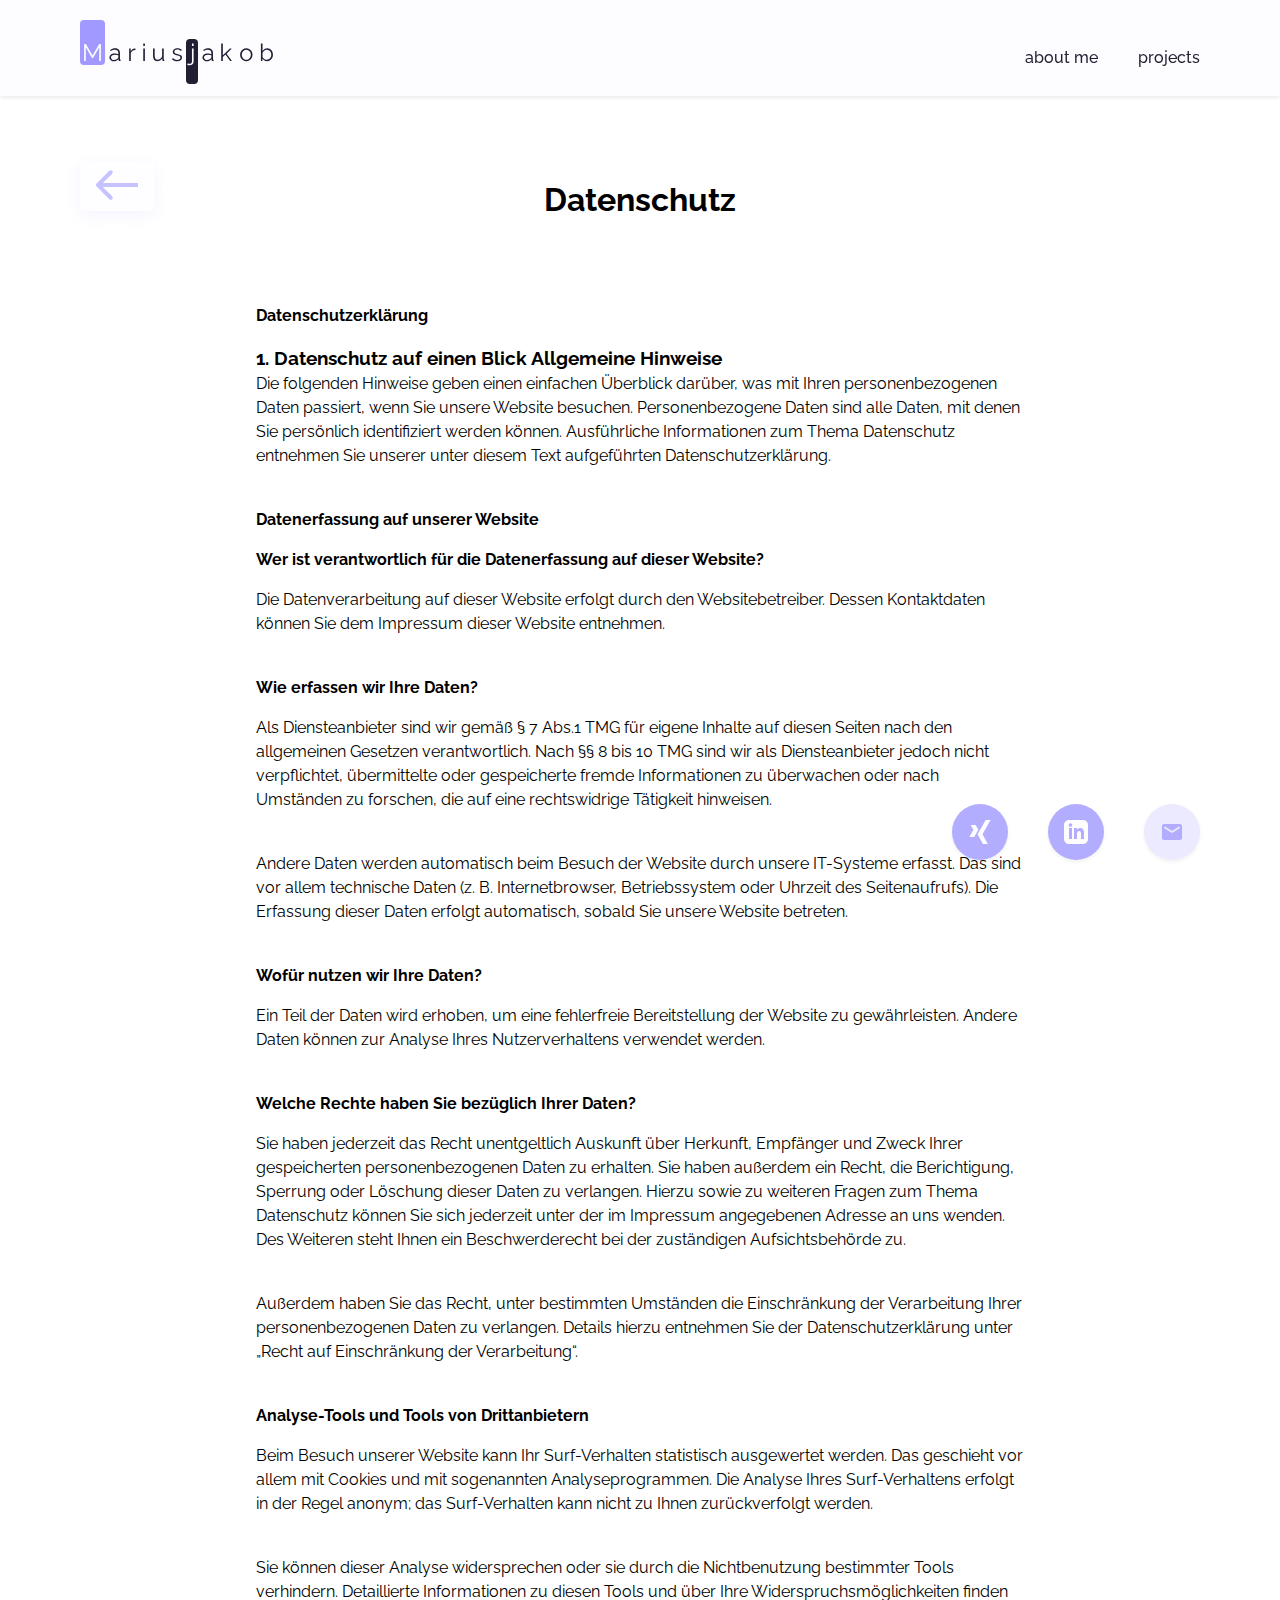
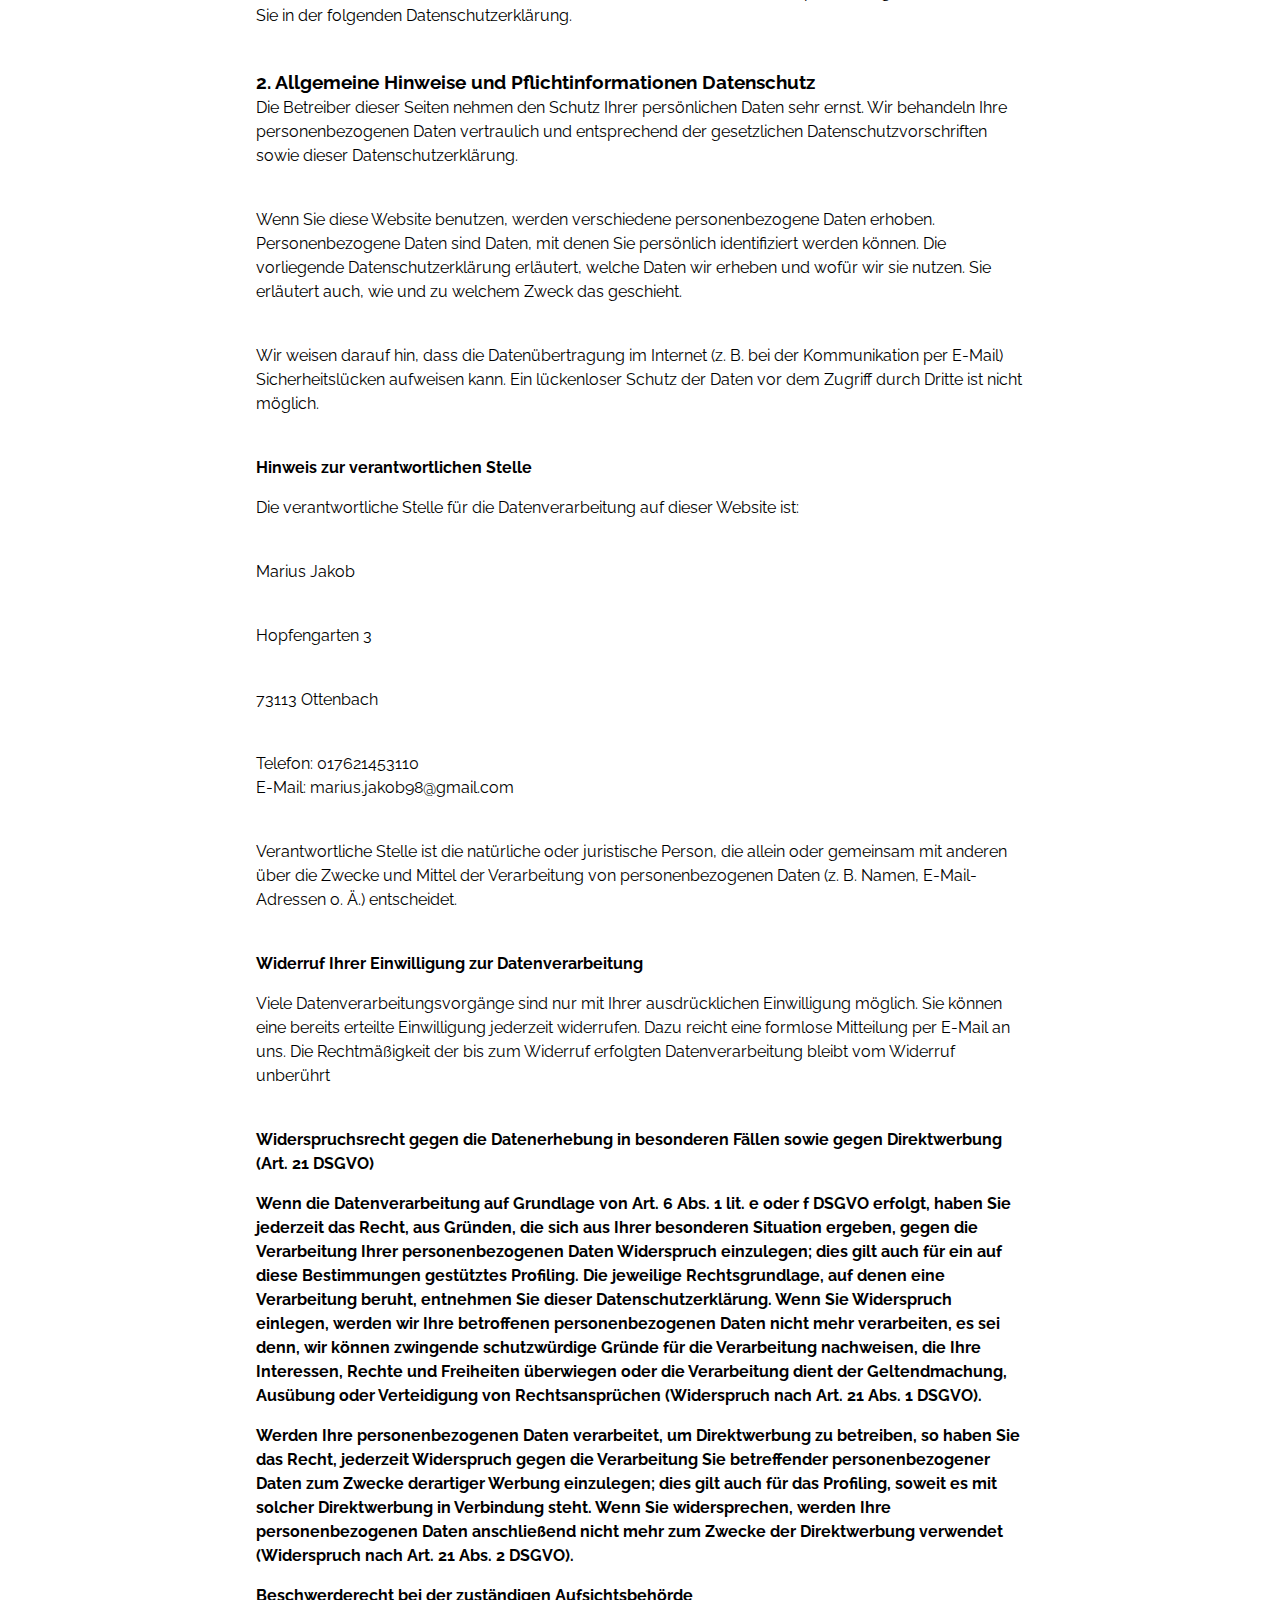
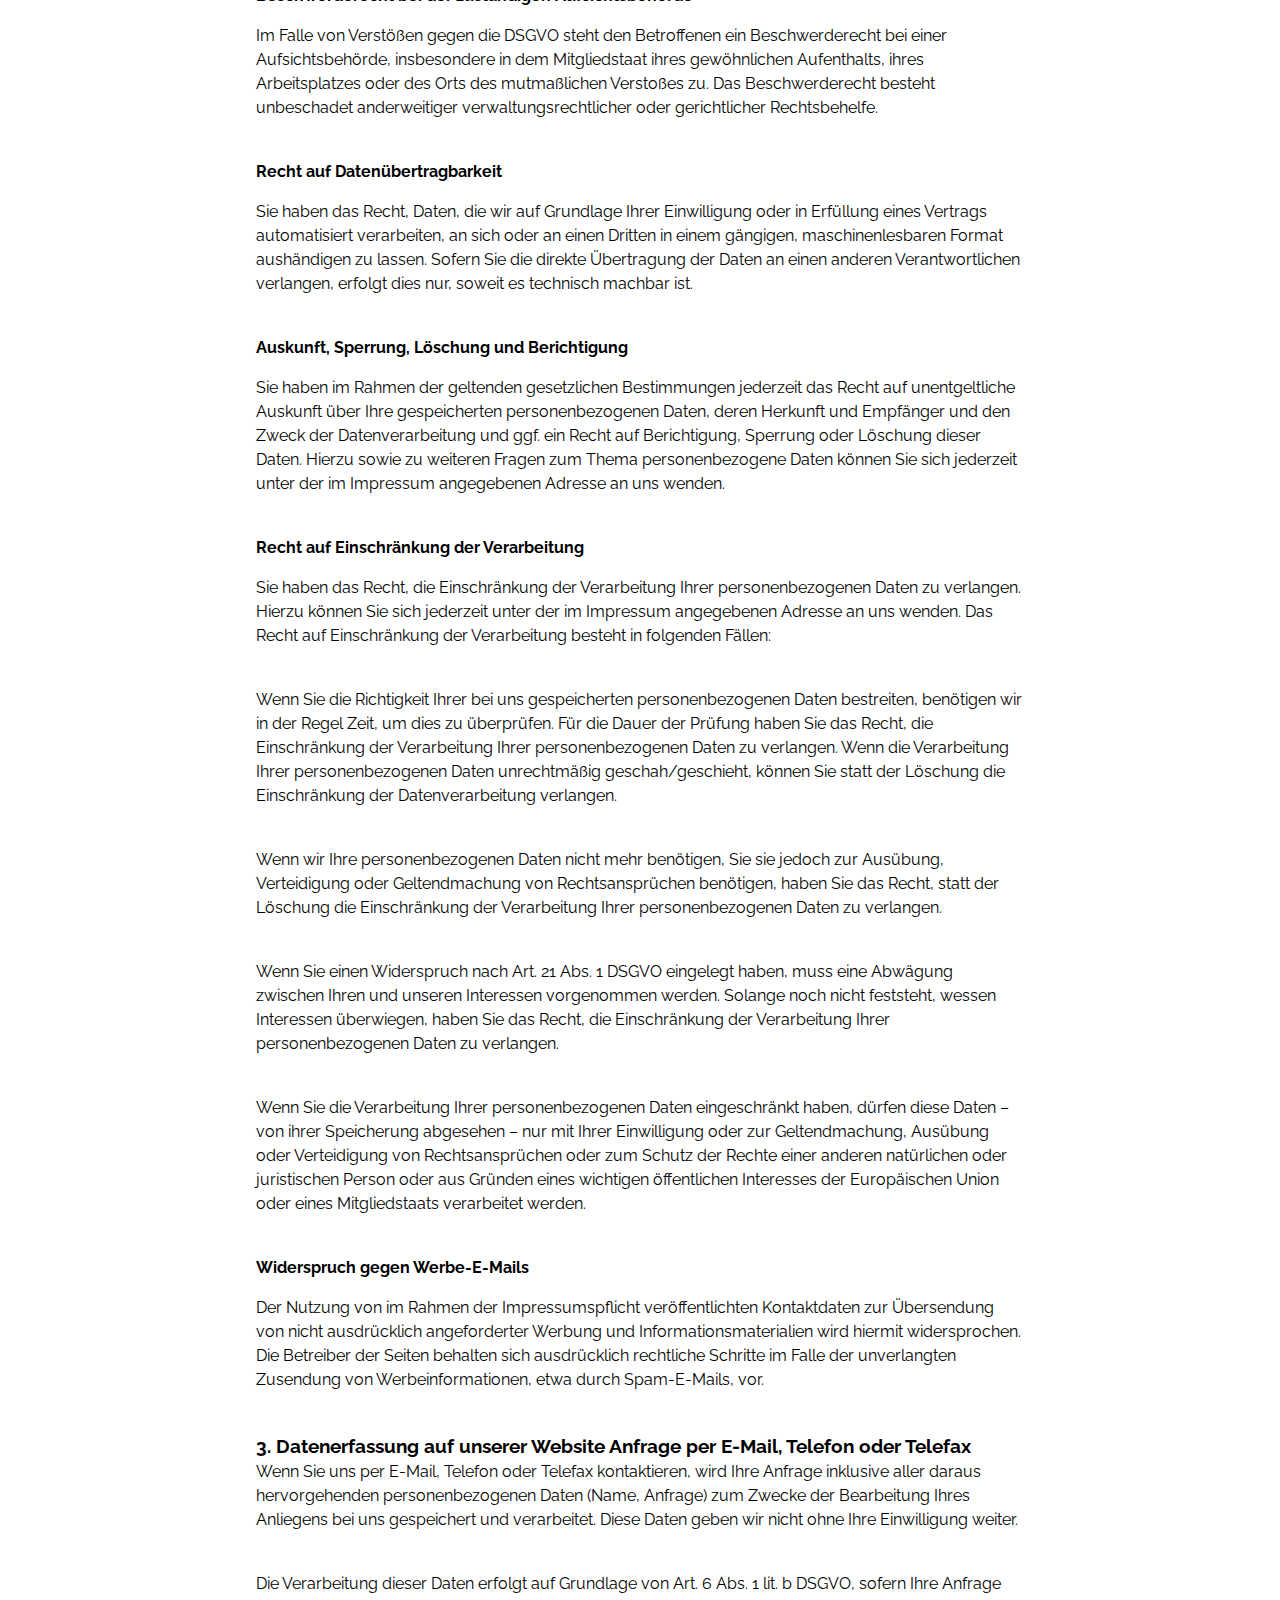
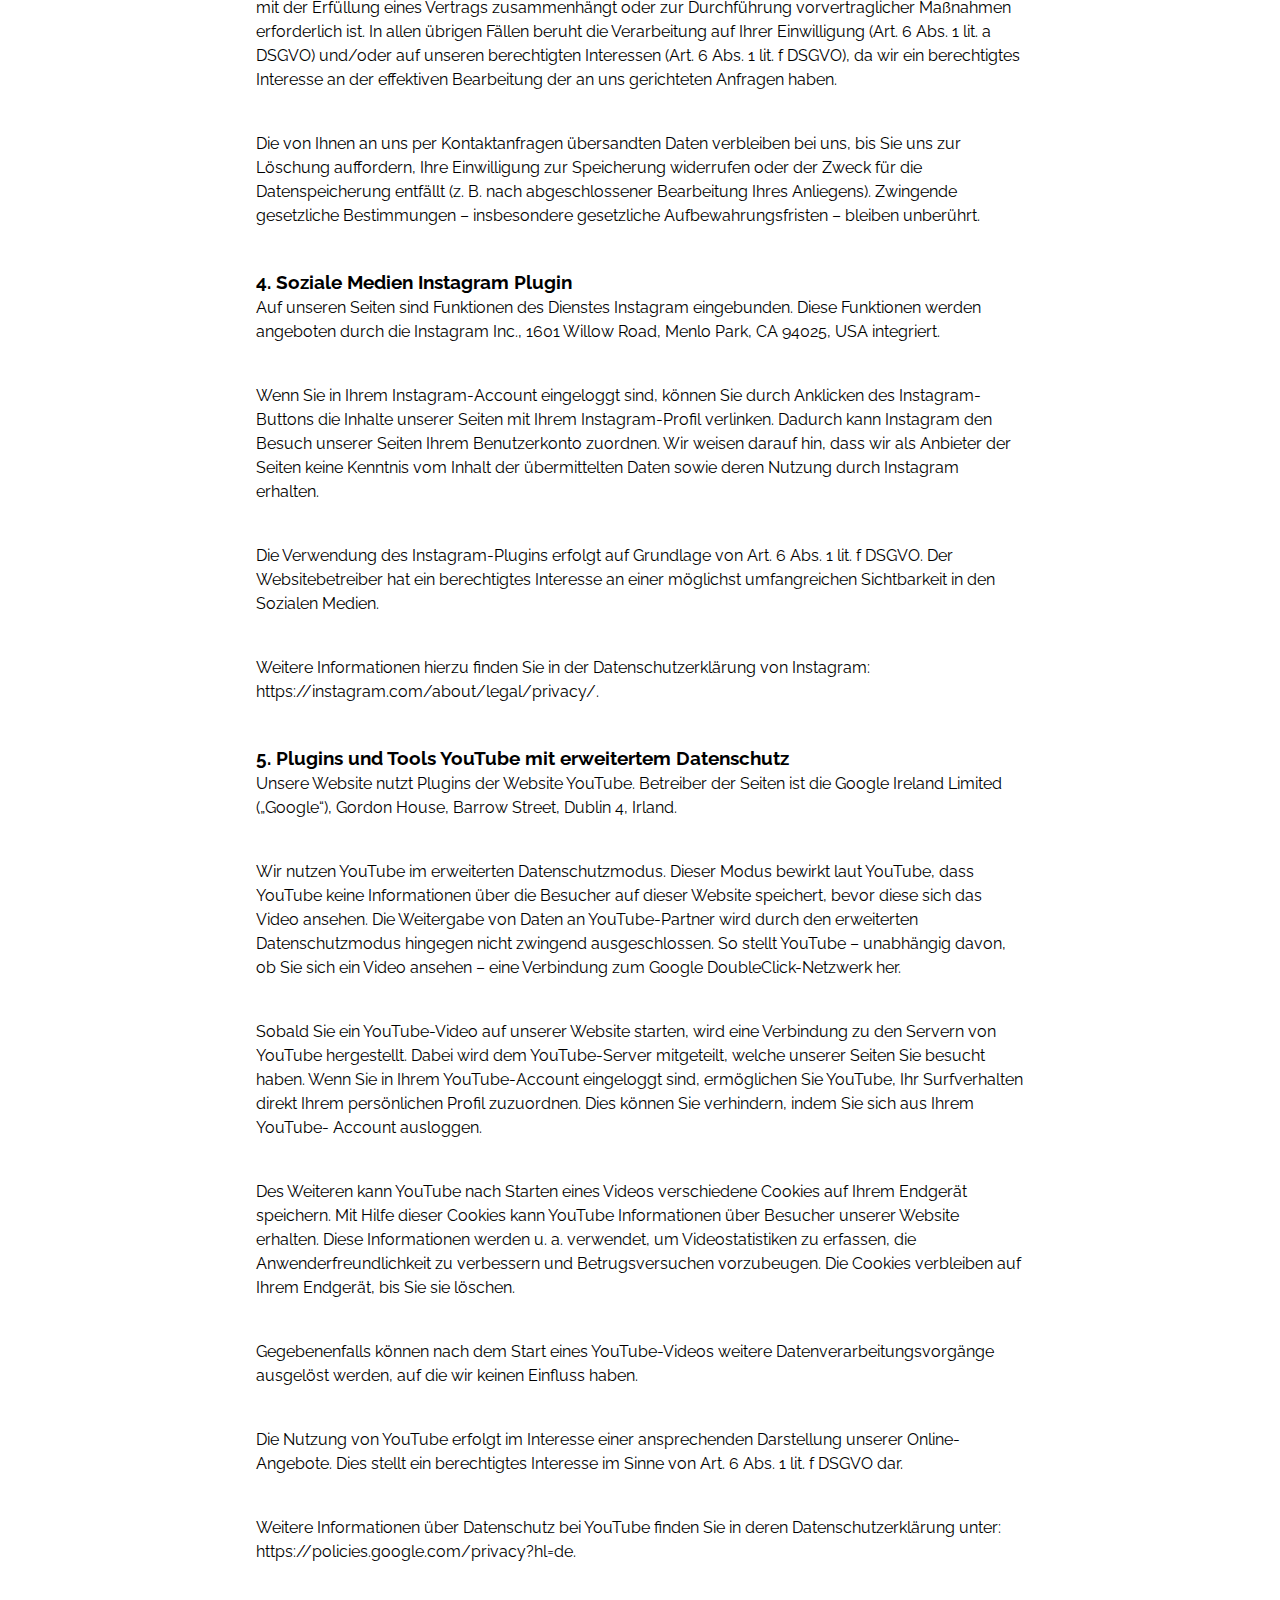
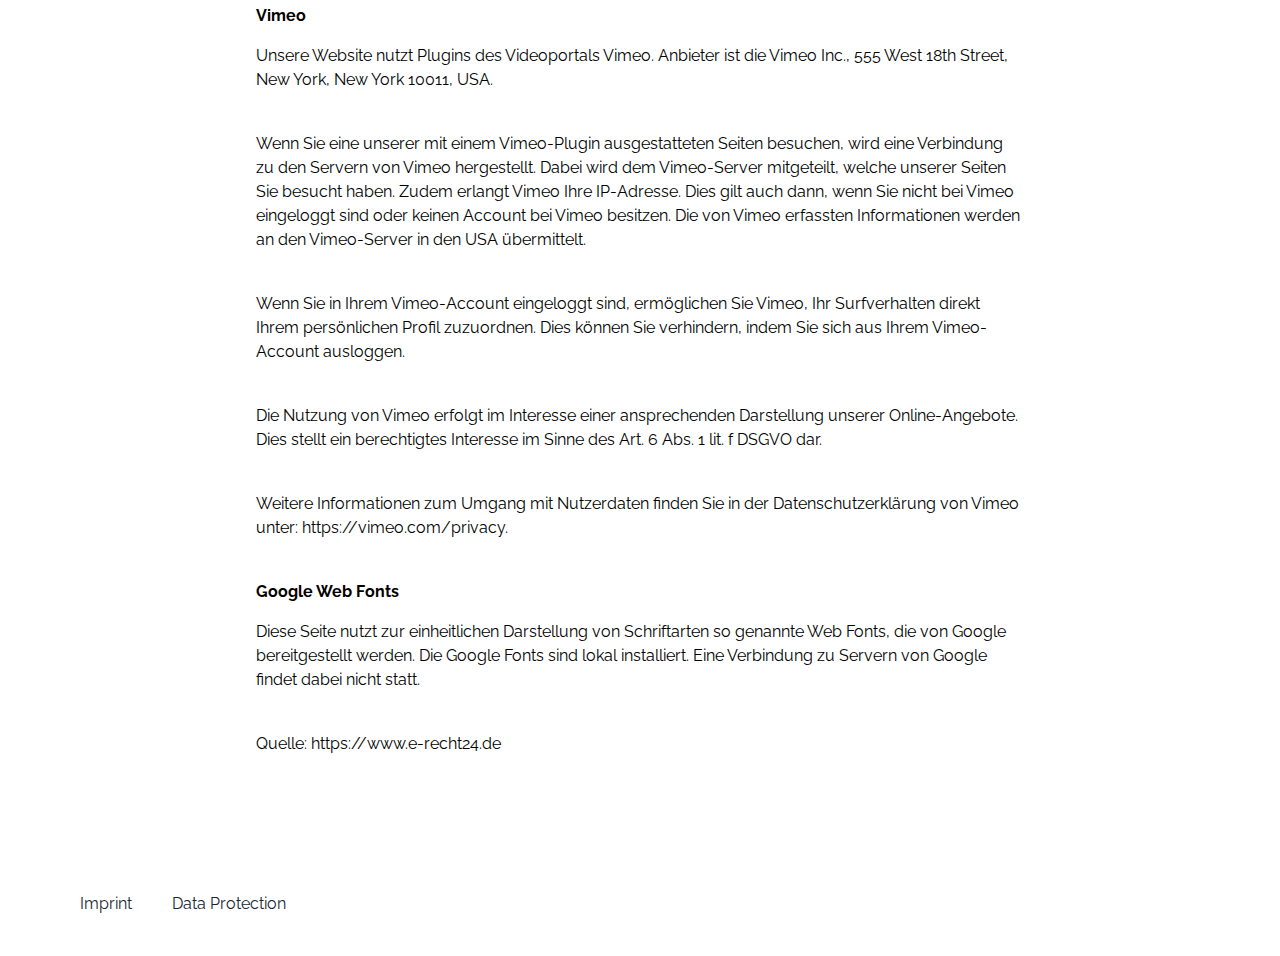
<file: dataProtection.html>
<!DOCTYPE html>
<html lang="en">
    <head>
        <meta charset="utf-8">
        <meta name="viewport"  content="width=device-width, initial-scale=1">
        <title>Data Protection - Marius Jakob</title>
        <link rel="stylesheet" type="text/css" href="./styles/style.css">
        <link rel="preconnect" href="https://fonts.gstatic.com">
        <link href="https://fonts.googleapis.com/css2?family=Raleway:ital,wght@0,300;0,400;0,500;0,600;0,700;1,300;1,400;1,500&display=swap" rel="stylesheet">
        <link rel="preconnect" href="https://fonts.gstatic.com">
        <link rel="preconnect" href="https://fonts.gstatic.com">
        <link href="https://fonts.googleapis.com/css2?family=Playfair+Display:wght@400;500;600;700&family=Raleway:ital,wght@0,300;0,400;0,500;0,600;0,700;1,300;1,400;1,500&display=swap" rel="stylesheet">
        <link rel="icon" type="image/png" href="./Bilder/TabLogo.png">
    </head>

    <body id="dataProtection">
        <header class="header-bar">
            <div class="header-content">
                <a class="LogoBig" href="index.html">
                    <svg width="193" height="64" viewBox="0 0 193 64" fill="none" xmlns="http://www.w3.org/2000/svg">
                        <rect width="25" height="45" rx="4" fill="#A199FF"/>
                        <rect x="106" y="19" width="12" height="45" rx="4" fill="#201F33"/>
                        <path d="M29.4019 37.4005C29.4019 36.6325 29.6259 35.9685 30.0739 35.4085C30.5219 34.8325 31.1379 34.3845 31.9219 34.0645C32.7219 33.7445 33.6419 33.5845 34.6819 33.5845C35.2899 33.5845 35.9219 33.6405 36.5779 33.7525C37.2339 33.8485 37.8179 33.9845 38.3299 34.1605V33.1045C38.3299 32.0485 38.0179 31.2085 37.3939 30.5845C36.7699 29.9605 35.9059 29.6485 34.8019 29.6485C34.1459 29.6485 33.4899 29.7765 32.8339 30.0325C32.1779 30.2725 31.4979 30.6325 30.7939 31.1125L30.1699 29.9605C30.9859 29.4005 31.7859 28.9845 32.5699 28.7125C33.3539 28.4245 34.1539 28.2805 34.9699 28.2805C36.5059 28.2805 37.7219 28.7205 38.6179 29.6005C39.5139 30.4805 39.9619 31.6965 39.9619 33.2485V39.0325C39.9619 39.4645 40.1619 39.6885 40.5619 39.7045V41.0005C40.2099 41.0485 39.9619 41.0645 39.8179 41.0485C39.4179 41.0325 39.1139 40.9045 38.9059 40.6645C38.6979 40.4245 38.5859 40.1685 38.5699 39.8965L38.5459 38.9845C37.9859 39.7045 37.2579 40.2645 36.3619 40.6645C35.4659 41.0485 34.5539 41.2405 33.6259 41.2405C32.8099 41.2405 32.0819 41.0725 31.4419 40.7365C30.8019 40.3845 30.2979 39.9205 29.9299 39.3445C29.5779 38.7525 29.4019 38.1045 29.4019 37.4005ZM37.7779 38.3605C38.1459 37.9285 38.3299 37.5285 38.3299 37.1605V35.3365C37.2259 34.9045 36.0739 34.6885 34.8739 34.6885C33.7059 34.6885 32.7619 34.9205 32.0419 35.3845C31.3219 35.8485 30.9619 36.4805 30.9619 37.2805C30.9619 37.9685 31.2259 38.5925 31.7539 39.1525C32.2979 39.7125 33.0499 39.9925 34.0099 39.9925C34.7939 39.9925 35.5219 39.8405 36.1939 39.5365C36.8819 39.2325 37.4099 38.8405 37.7779 38.3605Z" fill="#201F33"/>
                        <path d="M55.408 29.9365C54.32 29.9685 53.36 30.2725 52.528 30.8485C51.712 31.4245 51.136 32.2165 50.8 33.2245V41.0005H49.168V28.4965H50.704V31.4965C51.136 30.6165 51.704 29.9045 52.408 29.3605C53.128 28.8165 53.888 28.5125 54.688 28.4485C54.848 28.4325 54.984 28.4245 55.096 28.4245C55.208 28.4245 55.312 28.4325 55.408 28.4485V29.9365Z" fill="#201F33"/>
                        <path d="M63.262 25.8805V23.4805H64.894V25.8805H63.262ZM63.262 41.0005V28.4965H64.894V41.0005H63.262Z" fill="#201F33"/>
                        <path d="M73.0486 35.8405V28.4965H74.6806V35.5525C74.6806 38.3845 75.6486 39.8005 77.5846 39.8005C78.5446 39.8005 79.4406 39.4885 80.2726 38.8645C81.1206 38.2405 81.7286 37.4085 82.0966 36.3685V28.4965H83.7286V39.0325C83.7286 39.4645 83.9206 39.6885 84.3046 39.7045V41.0005C84.1126 41.0325 83.9606 41.0485 83.8486 41.0485C83.7526 41.0485 83.6486 41.0485 83.5366 41.0485C83.2006 41.0165 82.9126 40.8885 82.6726 40.6645C82.4486 40.4405 82.3366 40.1685 82.3366 39.8485L82.2886 38.1685C81.7446 39.1445 81.0006 39.9045 80.0566 40.4485C79.1286 40.9765 78.1206 41.2405 77.0326 41.2405C74.3766 41.2405 73.0486 39.4405 73.0486 35.8405Z" fill="#201F33"/>
                        <path d="M97.2026 41.2405C96.1786 41.2405 95.2266 41.0725 94.3466 40.7365C93.4826 40.3845 92.7226 39.8725 92.0666 39.2005L92.7386 38.0485C93.4426 38.7045 94.1466 39.1845 94.8506 39.4885C95.5706 39.7765 96.3306 39.9205 97.1306 39.9205C98.0906 39.9205 98.8746 39.7285 99.4826 39.3445C100.107 38.9445 100.419 38.3765 100.419 37.6405C100.419 37.1445 100.267 36.7685 99.9626 36.5125C99.6746 36.2405 99.2506 36.0245 98.6906 35.8645C98.1466 35.7045 97.4906 35.5205 96.7226 35.3125C95.8586 35.0725 95.1306 34.8245 94.5386 34.5685C93.9626 34.2965 93.5226 33.9605 93.2186 33.5605C92.9306 33.1445 92.7866 32.6085 92.7866 31.9525C92.7866 31.1525 92.9866 30.4805 93.3866 29.9365C93.8026 29.3925 94.3626 28.9845 95.0666 28.7125C95.7866 28.4245 96.5866 28.2805 97.4666 28.2805C98.4266 28.2805 99.2746 28.4325 100.011 28.7365C100.747 29.0405 101.347 29.4645 101.811 30.0085L101.019 31.1125C100.587 30.6005 100.051 30.2245 99.4106 29.9845C98.7866 29.7285 98.1066 29.6005 97.3706 29.6005C96.8586 29.6005 96.3706 29.6725 95.9066 29.8165C95.4426 29.9445 95.0586 30.1685 94.7546 30.4885C94.4666 30.7925 94.3226 31.2165 94.3226 31.7605C94.3226 32.4325 94.5706 32.8965 95.0666 33.1525C95.5626 33.4085 96.3146 33.6805 97.3226 33.9685C98.2666 34.2245 99.0906 34.4805 99.7946 34.7365C100.499 34.9925 101.043 35.3365 101.427 35.7685C101.811 36.1845 102.003 36.7685 102.003 37.5205C102.003 38.6885 101.563 39.6005 100.683 40.2565C99.8026 40.9125 98.6426 41.2405 97.2026 41.2405Z" fill="#201F33"/>
                        <path d="M122.443 37.4005C122.443 36.6325 122.667 35.9685 123.115 35.4085C123.563 34.8325 124.179 34.3845 124.963 34.0645C125.763 33.7445 126.683 33.5845 127.723 33.5845C128.331 33.5845 128.963 33.6405 129.619 33.7525C130.275 33.8485 130.859 33.9845 131.371 34.1605V33.1045C131.371 32.0485 131.059 31.2085 130.435 30.5845C129.811 29.9605 128.947 29.6485 127.843 29.6485C127.187 29.6485 126.531 29.7765 125.875 30.0325C125.219 30.2725 124.539 30.6325 123.835 31.1125L123.211 29.9605C124.027 29.4005 124.827 28.9845 125.611 28.7125C126.395 28.4245 127.195 28.2805 128.011 28.2805C129.547 28.2805 130.763 28.7205 131.659 29.6005C132.555 30.4805 133.003 31.6965 133.003 33.2485V39.0325C133.003 39.4645 133.203 39.6885 133.603 39.7045V41.0005C133.251 41.0485 133.003 41.0645 132.859 41.0485C132.459 41.0325 132.155 40.9045 131.947 40.6645C131.739 40.4245 131.627 40.1685 131.611 39.8965L131.587 38.9845C131.027 39.7045 130.299 40.2645 129.403 40.6645C128.507 41.0485 127.595 41.2405 126.667 41.2405C125.851 41.2405 125.123 41.0725 124.483 40.7365C123.843 40.3845 123.339 39.9205 122.971 39.3445C122.619 38.7525 122.443 38.1045 122.443 37.4005ZM130.819 38.3605C131.187 37.9285 131.371 37.5285 131.371 37.1605V35.3365C130.267 34.9045 129.115 34.6885 127.915 34.6885C126.747 34.6885 125.803 34.9205 125.083 35.3845C124.363 35.8485 124.003 36.4805 124.003 37.2805C124.003 37.9685 124.267 38.5925 124.795 39.1525C125.339 39.7125 126.091 39.9925 127.051 39.9925C127.835 39.9925 128.563 39.8405 129.235 39.5365C129.923 39.2325 130.451 38.8405 130.819 38.3605Z" fill="#201F33"/>
                        <path d="M150.137 41.0005L145.505 34.5925L142.841 37.0885V41.0005H141.209V23.4805H142.841V35.3365L149.921 28.5205H151.721L146.609 33.6325L151.913 41.0005H150.137Z" fill="#201F33"/>
                        <path d="M166.287 41.2405C165.087 41.2405 164.015 40.9445 163.071 40.3525C162.143 39.7605 161.415 38.9765 160.887 38.0005C160.359 37.0085 160.095 35.9365 160.095 34.7845C160.095 33.6165 160.359 32.5445 160.887 31.5685C161.431 30.5765 162.167 29.7845 163.095 29.1925C164.039 28.5845 165.103 28.2805 166.287 28.2805C167.487 28.2805 168.551 28.5845 169.479 29.1925C170.423 29.7845 171.159 30.5765 171.687 31.5685C172.231 32.5445 172.503 33.6165 172.503 34.7845C172.503 35.9365 172.239 37.0085 171.711 38.0005C171.183 38.9765 170.447 39.7605 169.503 40.3525C168.575 40.9445 167.503 41.2405 166.287 41.2405ZM161.751 34.8085C161.751 35.7365 161.951 36.5845 162.351 37.3525C162.767 38.1045 163.319 38.7045 164.007 39.1525C164.695 39.5845 165.455 39.8005 166.287 39.8005C167.119 39.8005 167.879 39.5765 168.567 39.1285C169.255 38.6805 169.807 38.0725 170.223 37.3045C170.639 36.5365 170.847 35.6885 170.847 34.7605C170.847 33.8325 170.639 32.9845 170.223 32.2165C169.807 31.4485 169.255 30.8405 168.567 30.3925C167.879 29.9445 167.119 29.7205 166.287 29.7205C165.471 29.7205 164.719 29.9525 164.031 30.4165C163.343 30.8645 162.791 31.4725 162.375 32.2405C161.959 33.0085 161.751 33.8645 161.751 34.8085Z" fill="#201F33"/>
                        <path d="M187.033 41.2405C186.057 41.2405 185.153 40.9925 184.321 40.4965C183.489 39.9845 182.841 39.3445 182.377 38.5765V41.0005H180.913V23.4805H182.545V31.1125C183.105 30.2645 183.777 29.5845 184.561 29.0725C185.345 28.5445 186.257 28.2805 187.297 28.2805C188.177 28.2805 188.961 28.4645 189.649 28.8325C190.353 29.2005 190.953 29.6965 191.449 30.3205C191.945 30.9285 192.321 31.6245 192.577 32.4085C192.833 33.1765 192.961 33.9685 192.961 34.7845C192.961 35.9525 192.697 37.0245 192.169 38.0005C191.657 38.9765 190.953 39.7605 190.057 40.3525C189.161 40.9445 188.153 41.2405 187.033 41.2405ZM186.649 39.8005C187.561 39.8005 188.361 39.5605 189.049 39.0805C189.753 38.6005 190.305 37.9845 190.705 37.2325C191.105 36.4645 191.305 35.6485 191.305 34.7845C191.305 33.9045 191.113 33.0805 190.729 32.3125C190.361 31.5445 189.841 30.9205 189.169 30.4405C188.497 29.9605 187.721 29.7205 186.841 29.7205C185.865 29.7205 185.001 30.0325 184.249 30.6565C183.513 31.2805 182.945 32.0085 182.545 32.8405V36.7285C182.625 37.3045 182.889 37.8245 183.337 38.2885C183.785 38.7525 184.313 39.1205 184.921 39.3925C185.529 39.6645 186.105 39.8005 186.649 39.8005Z" fill="#201F33"/>
                        <path d="M19.232 41V27.128L13.064 37.904H12.008L5.816 27.128V41H4.136V23.96H5.864L12.512 35.624L19.208 23.96H20.912V41H19.232Z" fill="#FDFCFF"/>
                        <path d="M109.928 45.344C109.4 45.344 108.904 45.272 108.44 45.128C107.96 44.984 107.544 44.744 107.192 44.408L107.984 43.304C108.224 43.528 108.504 43.68 108.824 43.76C109.128 43.84 109.432 43.88 109.736 43.88C110.12 43.88 110.48 43.784 110.816 43.592C111.152 43.4 111.424 43.128 111.632 42.776C111.856 42.44 111.968 42.064 111.968 41.648V28.496H113.6V41.552C113.6 42.288 113.424 42.944 113.072 43.52C112.72 44.096 112.264 44.544 111.704 44.864C111.144 45.184 110.552 45.344 109.928 45.344ZM111.968 25.88V23.48H113.6V25.88H111.968Z" fill="#FDFCFF"/>
                    </svg>
                </a>
                <a class="LogoSmall" href="index.html">
                    <svg width="41" height="64" viewBox="0 0 41 64" fill="none" xmlns="http://www.w3.org/2000/svg">
                        <rect width="25" height="45" rx="4" fill="#A199FF"/>
                        <rect x="29" y="19" width="12" height="45" rx="4" fill="#201F33"/>
                        <path d="M19.232 41V27.128L13.064 37.904H12.008L5.816 27.128V41H4.136V23.96H5.864L12.512 35.624L19.208 23.96H20.912V41H19.232Z" fill="#FDFCFF"/>
                        <path d="M32.928 45.344C32.4 45.344 31.904 45.272 31.44 45.128C30.96 44.984 30.544 44.744 30.192 44.408L30.984 43.304C31.224 43.528 31.504 43.68 31.824 43.76C32.128 43.84 32.432 43.88 32.736 43.88C33.12 43.88 33.48 43.784 33.816 43.592C34.152 43.4 34.424 43.128 34.632 42.776C34.856 42.44 34.968 42.064 34.968 41.648V28.496H36.6V41.552C36.6 42.288 36.424 42.944 36.072 43.52C35.72 44.096 35.264 44.544 34.704 44.864C34.144 45.184 33.552 45.344 32.928 45.344ZM34.968 25.88V23.48H36.6V25.88H34.968Z" fill="#FDFCFF"/>
                    </svg>                        
                </a>
                <div class="nav-bar">
                    <a href="about.html">about me</a>
                    <a href="projects.html">projects</a>
                    <a class="contact" href="mailto:wave@mariusjakob.com">Say Hello</a>
                </div>
                <div class="menu-btn">
                    <div class="menu-btn_burger"></div>
                </div>
            </div>    
        </header>
        <div class="data-content">
            <div class="navigate-back">
                <a href="javascript:history.back()">
                    <svg width="42" height="30" viewBox="0 0 42 30" fill="none" xmlns="http://www.w3.org/2000/svg">
                        <path d="M0.585785 13.5858C-0.195263 14.3668 -0.195263 15.6332 0.585785 16.4142L13.3137 29.1421C14.0948 29.9232 15.3611 29.9232 16.1421 29.1421C16.9232 28.3611 16.9232 27.0948 16.1421 26.3137L4.82843 15L16.1421 3.68629C16.9232 2.90524 16.9232 1.63891 16.1421 0.857862C15.3611 0.0768133 14.0948 0.0768132 13.3137 0.857862L0.585785 13.5858ZM42 13L2 13L2 17L42 17L42 13Z" fill="#A199FF"/>
                    </svg>
                </a>
            </div>
            <h1>Datenschutz</h1>
            <h4>Datenschutzerklärung</h4>
            <h3>1. Datenschutz auf einen Blick Allgemeine Hinweise</h3>
            <p>Die folgenden Hinweise geben einen einfachen Überblick darüber, was mit Ihren personenbezogenen Daten passiert, wenn Sie unsere Website besuchen. Personenbezogene Daten sind alle Daten, mit denen Sie persönlich identifiziert werden können. Ausführliche Informationen zum Thema Datenschutz entnehmen Sie unserer unter diesem Text aufgeführten Datenschutzerklärung.</p>

            <h4>Datenerfassung auf unserer Website</h4>
            <h4>Wer ist verantwortlich für die Datenerfassung auf dieser Website?</h4>
            <p>Die Datenverarbeitung auf dieser Website erfolgt durch den Websitebetreiber. Dessen Kontaktdaten können Sie dem Impressum dieser Website entnehmen.</p>

            <h4>Wie erfassen wir Ihre Daten?</h4>
            <p>Als Diensteanbieter sind wir gemäß § 7 Abs.1 TMG für eigene Inhalte auf diesen Seiten nach den allgemeinen Gesetzen verantwortlich. Nach §§ 8 bis 10 TMG sind wir als Diensteanbieter jedoch nicht verpflichtet, übermittelte oder gespeicherte fremde Informationen zu überwachen oder nach Umständen zu forschen, die auf eine rechtswidrige Tätigkeit hinweisen.</p>
            <p>Andere Daten werden automatisch beim Besuch der Website durch unsere IT-Systeme erfasst. Das sind vor allem technische Daten (z. B. Internetbrowser, Betriebssystem oder Uhrzeit des Seitenaufrufs). Die Erfassung dieser Daten erfolgt automatisch, sobald Sie unsere Website betreten.</p>

            <h4>Wofür nutzen wir Ihre Daten?</h4>
            <p>Ein Teil der Daten wird erhoben, um eine fehlerfreie Bereitstellung der Website zu gewährleisten. Andere Daten können zur Analyse Ihres Nutzerverhaltens verwendet werden.</p>

            <h4>Welche Rechte haben Sie bezüglich Ihrer Daten?</h4>
            <p>Sie haben jederzeit das Recht unentgeltlich Auskunft über Herkunft, Empfänger und Zweck Ihrer gespeicherten personenbezogenen Daten zu erhalten. Sie haben außerdem ein Recht, die Berichtigung, Sperrung oder Löschung dieser Daten zu verlangen. Hierzu sowie zu weiteren Fragen zum Thema Datenschutz können Sie sich jederzeit unter der im Impressum angegebenen Adresse an uns wenden. Des Weiteren steht Ihnen ein Beschwerderecht bei der zuständigen Aufsichtsbehörde zu.</p>
            <p>Außerdem haben Sie das Recht, unter bestimmten Umständen die Einschränkung der Verarbeitung Ihrer personenbezogenen Daten zu verlangen. Details hierzu entnehmen Sie der Datenschutzerklärung unter „Recht auf Einschränkung der Verarbeitung“.</p>

            <h4>Analyse-Tools und Tools von Drittanbietern</h4>
            <p>Beim Besuch unserer Website kann Ihr Surf-Verhalten statistisch ausgewertet werden. Das geschieht vor allem mit Cookies und mit sogenannten Analyseprogrammen. Die Analyse Ihres Surf-Verhaltens erfolgt in der Regel anonym; das Surf-Verhalten kann nicht zu Ihnen zurückverfolgt werden.</p>
            <p>Sie können dieser Analyse widersprechen oder sie durch die Nichtbenutzung bestimmter Tools verhindern. Detaillierte Informationen zu diesen Tools und über Ihre Widerspruchsmöglichkeiten finden Sie in der folgenden Datenschutzerklärung.</p>

            <h3>2. Allgemeine Hinweise und Pflichtinformationen Datenschutz</h3>
            <p>Die Betreiber dieser Seiten nehmen den Schutz Ihrer persönlichen Daten sehr ernst. Wir behandeln Ihre personenbezogenen Daten vertraulich und entsprechend der gesetzlichen Datenschutzvorschriften sowie dieser Datenschutzerklärung.</p>
            <p>Wenn Sie diese Website benutzen, werden verschiedene personenbezogene Daten erhoben. Personenbezogene Daten sind Daten, mit denen Sie persönlich identifiziert werden können. Die vorliegende Datenschutzerklärung erläutert, welche Daten wir erheben und wofür wir sie nutzen. Sie erläutert auch, wie und zu welchem Zweck das geschieht.</p>
            <p>Wir weisen darauf hin, dass die Datenübertragung im Internet (z. B. bei der Kommunikation per E-Mail) Sicherheitslücken aufweisen kann. Ein lückenloser Schutz der Daten vor dem Zugriff durch Dritte ist nicht möglich.</p>

            <h4>Hinweis zur verantwortlichen Stelle</h4>
            <p>Die verantwortliche Stelle für die Datenverarbeitung auf dieser Website ist:</p>
            <p>Marius Jakob</p>
            <p>Hopfengarten 3</p>
            <p>73113 Ottenbach</p>
            <p>Telefon: 017621453110 <br>
                E-Mail: marius.jakob98@gmail.com</p>
            <p>Verantwortliche Stelle ist die natürliche oder juristische Person, die allein oder gemeinsam mit anderen über die Zwecke und Mittel der Verarbeitung von personenbezogenen Daten (z. B. Namen, E-Mail-Adressen o. Ä.) entscheidet.</p>
            
            <h4>Widerruf Ihrer Einwilligung zur Datenverarbeitung</h4>
            <p>Viele Datenverarbeitungsvorgänge sind nur mit Ihrer ausdrücklichen Einwilligung möglich. Sie können eine bereits erteilte Einwilligung jederzeit widerrufen. Dazu reicht eine formlose Mitteilung per E-Mail an uns. Die Rechtmäßigkeit der bis zum Widerruf erfolgten Datenverarbeitung bleibt vom Widerruf unberührt</p>
            
            <h4>Widerspruchsrecht gegen die Datenerhebung in besonderen Fällen sowie gegen Direktwerbung (Art. 21 DSGVO)</h4>
            <h4>Wenn die Datenverarbeitung auf Grundlage von Art. 6 Abs. 1 lit. e oder f DSGVO erfolgt, haben Sie jederzeit das Recht, aus Gründen, die sich aus Ihrer besonderen Situation ergeben, gegen die Verarbeitung Ihrer personenbezogenen Daten Widerspruch einzulegen; dies gilt auch für ein auf diese Bestimmungen gestütztes Profiling. Die jeweilige Rechtsgrundlage, auf denen eine Verarbeitung beruht, entnehmen Sie dieser Datenschutzerklärung. Wenn Sie Widerspruch einlegen, werden wir Ihre betroffenen personenbezogenen Daten nicht mehr verarbeiten, es sei denn, wir können zwingende schutzwürdige Gründe für die Verarbeitung nachweisen, die Ihre Interessen, Rechte und Freiheiten überwiegen oder die Verarbeitung dient der Geltendmachung, Ausübung oder Verteidigung von Rechtsansprüchen (Widerspruch nach Art. 21 Abs. 1 DSGVO).</h4>
            <h4>Werden Ihre personenbezogenen Daten verarbeitet, um Direktwerbung zu betreiben, so haben Sie das Recht, jederzeit Widerspruch gegen die Verarbeitung Sie betreffender personenbezogener Daten zum Zwecke derartiger Werbung einzulegen; dies gilt auch für das Profiling, soweit es mit solcher Direktwerbung in Verbindung steht. Wenn Sie widersprechen, werden Ihre personenbezogenen Daten anschließend nicht mehr zum Zwecke der Direktwerbung verwendet (Widerspruch nach Art. 21 Abs. 2 DSGVO).</h4>
            
            <h4>Beschwerderecht bei der zuständigen Aufsichtsbehörde</h4>
            <p>Im Falle von Verstößen gegen die DSGVO steht den Betroffenen ein Beschwerderecht bei einer Aufsichtsbehörde, insbesondere in dem Mitgliedstaat ihres gewöhnlichen Aufenthalts, ihres Arbeitsplatzes oder des Orts des mutmaßlichen Verstoßes zu. Das Beschwerderecht besteht unbeschadet anderweitiger verwaltungsrechtlicher oder gerichtlicher Rechtsbehelfe.</p>
            
            <h4>Recht auf Datenübertragbarkeit</h4>
            <p>Sie haben das Recht, Daten, die wir auf Grundlage Ihrer Einwilligung oder in Erfüllung eines Vertrags automatisiert verarbeiten, an sich oder an einen Dritten in einem gängigen, maschinenlesbaren Format aushändigen zu lassen. Sofern Sie die direkte Übertragung der Daten an einen anderen Verantwortlichen verlangen, erfolgt dies nur, soweit es technisch machbar ist.</p>
            
            <h4>Auskunft, Sperrung, Löschung und Berichtigung</h4>
            <p>Sie haben im Rahmen der geltenden gesetzlichen Bestimmungen jederzeit das Recht auf unentgeltliche Auskunft über Ihre gespeicherten personenbezogenen Daten, deren Herkunft und Empfänger und den Zweck der Datenverarbeitung und ggf. ein Recht auf Berichtigung, Sperrung oder Löschung dieser Daten. Hierzu sowie zu weiteren Fragen zum Thema personenbezogene Daten können Sie sich jederzeit unter der im Impressum angegebenen Adresse an uns wenden.</p>

            <h4>Recht auf Einschränkung der Verarbeitung</h4>
            <p>Sie haben das Recht, die Einschränkung der Verarbeitung Ihrer personenbezogenen Daten zu verlangen. Hierzu können Sie sich jederzeit unter der im Impressum angegebenen Adresse an uns wenden. Das Recht auf Einschränkung der Verarbeitung besteht in folgenden Fällen:</p>
            <p>Wenn Sie die Richtigkeit Ihrer bei uns gespeicherten personenbezogenen Daten bestreiten, benötigen wir in der Regel Zeit, um dies zu überprüfen. Für die Dauer der Prüfung haben Sie das Recht, die Einschränkung der Verarbeitung Ihrer personenbezogenen Daten zu verlangen.
                Wenn die Verarbeitung Ihrer personenbezogenen Daten unrechtmäßig geschah/geschieht, können Sie statt der Löschung die Einschränkung der Datenverarbeitung verlangen.</p>
            <p>Wenn wir Ihre personenbezogenen Daten nicht mehr benötigen, Sie sie jedoch zur Ausübung, Verteidigung oder Geltendmachung von Rechtsansprüchen benötigen, haben Sie das Recht, statt der Löschung die Einschränkung der Verarbeitung Ihrer personenbezogenen Daten zu verlangen.</p>
            <p>Wenn Sie einen Widerspruch nach Art. 21 Abs. 1 DSGVO eingelegt haben, muss eine Abwägung zwischen Ihren und unseren Interessen vorgenommen werden. Solange noch nicht feststeht, wessen Interessen überwiegen, haben Sie das Recht, die Einschränkung der Verarbeitung Ihrer personenbezogenen Daten zu verlangen.</p>
            <p>Wenn Sie die Verarbeitung Ihrer personenbezogenen Daten eingeschränkt haben, dürfen diese Daten – von ihrer Speicherung abgesehen – nur mit Ihrer Einwilligung oder zur Geltendmachung, Ausübung oder Verteidigung von Rechtsansprüchen oder zum Schutz der Rechte einer anderen natürlichen oder juristischen Person oder aus Gründen eines wichtigen öffentlichen Interesses der Europäischen Union oder eines Mitgliedstaats verarbeitet werden.</p>

            <h4>Widerspruch gegen Werbe-E-Mails</h4>
            <p>Der Nutzung von im Rahmen der Impressumspflicht veröffentlichten Kontaktdaten zur Übersendung von nicht ausdrücklich angeforderter Werbung und Informationsmaterialien wird hiermit widersprochen. Die Betreiber der Seiten behalten sich ausdrücklich rechtliche Schritte im Falle der unverlangten Zusendung von Werbeinformationen, etwa durch Spam-E-Mails, vor.</p>

            <h3>3. Datenerfassung auf unserer Website Anfrage per E-Mail, Telefon oder Telefax</h3>
            <p>Wenn Sie uns per E-Mail, Telefon oder Telefax kontaktieren, wird Ihre Anfrage inklusive aller daraus hervorgehenden personenbezogenen Daten (Name, Anfrage) zum Zwecke der Bearbeitung Ihres Anliegens bei uns gespeichert und verarbeitet. Diese Daten geben wir nicht ohne Ihre Einwilligung weiter.</p>
            <p>Die Verarbeitung dieser Daten erfolgt auf Grundlage von Art. 6 Abs. 1 lit. b DSGVO, sofern Ihre Anfrage mit der Erfüllung eines Vertrags zusammenhängt oder zur Durchführung vorvertraglicher Maßnahmen erforderlich ist. In allen übrigen Fällen beruht die Verarbeitung auf Ihrer Einwilligung (Art. 6 Abs. 1 lit. a DSGVO) und/oder auf unseren berechtigten Interessen (Art. 6 Abs. 1 lit. f DSGVO), da wir ein berechtigtes Interesse an der effektiven Bearbeitung der an uns gerichteten Anfragen haben.</p>
            <p>Die von Ihnen an uns per Kontaktanfragen übersandten Daten verbleiben bei uns, bis Sie uns zur Löschung auffordern, Ihre Einwilligung zur Speicherung widerrufen oder der Zweck für die Datenspeicherung entfällt (z. B. nach abgeschlossener Bearbeitung Ihres Anliegens). Zwingende gesetzliche Bestimmungen – insbesondere gesetzliche Aufbewahrungsfristen – bleiben unberührt.</p>
            
            <h3>4. Soziale Medien Instagram Plugin</h3>
            <p>Auf unseren Seiten sind Funktionen des Dienstes Instagram eingebunden. Diese Funktionen werden angeboten durch die Instagram Inc., 1601 Willow Road, Menlo Park, CA 94025, USA integriert.</p>
            <p>Wenn Sie in Ihrem Instagram-Account eingeloggt sind, können Sie durch Anklicken des Instagram-Buttons die Inhalte unserer Seiten mit Ihrem Instagram-Profil verlinken. Dadurch kann Instagram den Besuch unserer Seiten Ihrem Benutzerkonto zuordnen. Wir weisen darauf hin, dass wir als Anbieter der Seiten keine Kenntnis vom Inhalt der übermittelten Daten sowie deren Nutzung durch Instagram erhalten.</p>
            <p>Die Verwendung des Instagram-Plugins erfolgt auf Grundlage von Art. 6 Abs. 1 lit. f DSGVO. Der Websitebetreiber hat ein berechtigtes Interesse an einer möglichst umfangreichen Sichtbarkeit in den Sozialen Medien.</p>
            <p>Weitere Informationen hierzu finden Sie in der Datenschutzerklärung von Instagram: https://instagram.com/about/legal/privacy/.</p>

            <h3>5. Plugins und Tools
                YouTube mit erweitertem Datenschutz</h3>
            <p>Unsere Website nutzt Plugins der Website YouTube. Betreiber der Seiten ist die Google Ireland Limited („Google“), Gordon House, Barrow Street, Dublin 4, Irland.</p>
            <p>Wir nutzen YouTube im erweiterten Datenschutzmodus. Dieser Modus bewirkt laut YouTube, dass YouTube keine Informationen über die Besucher auf dieser Website speichert, bevor diese sich das Video ansehen. Die Weitergabe von Daten an YouTube-Partner wird durch den erweiterten Datenschutzmodus hingegen nicht zwingend ausgeschlossen. So stellt YouTube – unabhängig davon, ob Sie sich ein Video ansehen – eine Verbindung zum Google DoubleClick-Netzwerk her.</p>
            <p>Sobald Sie ein YouTube-Video auf unserer Website starten, wird eine Verbindung zu den Servern von YouTube hergestellt. Dabei wird dem YouTube-Server mitgeteilt, welche unserer Seiten Sie besucht haben. Wenn Sie in Ihrem YouTube-Account eingeloggt sind, ermöglichen Sie YouTube, Ihr Surfverhalten direkt Ihrem persönlichen Profil zuzuordnen. Dies können Sie verhindern, indem Sie sich aus Ihrem YouTube- Account ausloggen.</p>
            <p>Des Weiteren kann YouTube nach Starten eines Videos verschiedene Cookies auf Ihrem Endgerät speichern. Mit Hilfe dieser Cookies kann YouTube Informationen über Besucher unserer Website erhalten. Diese Informationen werden u. a. verwendet, um Videostatistiken zu erfassen, die Anwenderfreundlichkeit zu verbessern und Betrugsversuchen vorzubeugen. Die Cookies verbleiben auf Ihrem Endgerät, bis Sie sie löschen.</p>
            <p>Gegebenenfalls können nach dem Start eines YouTube-Videos weitere Datenverarbeitungsvorgänge ausgelöst werden, auf die wir keinen Einfluss haben.</p>
            <p>Die Nutzung von YouTube erfolgt im Interesse einer ansprechenden Darstellung unserer Online-Angebote. Dies stellt ein berechtigtes Interesse im Sinne von Art. 6 Abs. 1 lit. f DSGVO dar.</p>
            <p>Weitere Informationen über Datenschutz bei YouTube finden Sie in deren Datenschutzerklärung unter: https://policies.google.com/privacy?hl=de.</p>

            <h4>Vimeo</h4>
            <p>Unsere Website nutzt Plugins des Videoportals Vimeo. Anbieter ist die Vimeo Inc., 555 West 18th Street, New York, New York 10011, USA.</p>
            <p>Wenn Sie eine unserer mit einem Vimeo-Plugin ausgestatteten Seiten besuchen, wird eine Verbindung zu den Servern von Vimeo hergestellt. Dabei wird dem Vimeo-Server mitgeteilt, welche unserer Seiten Sie besucht haben. Zudem erlangt Vimeo Ihre IP-Adresse. Dies gilt auch dann, wenn Sie nicht bei Vimeo eingeloggt sind oder keinen Account bei Vimeo besitzen. Die von Vimeo erfassten Informationen werden an den Vimeo-Server in den USA übermittelt.</p>
            <p>Wenn Sie in Ihrem Vimeo-Account eingeloggt sind, ermöglichen Sie Vimeo, Ihr Surfverhalten direkt Ihrem persönlichen Profil zuzuordnen. Dies können Sie verhindern, indem Sie sich aus Ihrem Vimeo-Account ausloggen.</p>
            <p>Die Nutzung von Vimeo erfolgt im Interesse einer ansprechenden Darstellung unserer Online-Angebote. Dies stellt ein berechtigtes Interesse im Sinne des Art. 6 Abs. 1 lit. f DSGVO dar.</p>
            <p>Weitere Informationen zum Umgang mit Nutzerdaten finden Sie in der Datenschutzerklärung von Vimeo unter:
                https://vimeo.com/privacy.</p>
            
            <h4>Google Web Fonts</h4>
            <p>Diese Seite nutzt zur einheitlichen Darstellung von Schriftarten so genannte Web Fonts, die von Google bereitgestellt werden. Die Google Fonts sind lokal installiert. Eine Verbindung zu Servern von Google findet dabei nicht statt.</p>
            
            <p>Quelle: https://www.e-recht24.de</p>
        </div>
        <footer>       
            <div class="footer-content">
                <div class="documents">
                    <a href="imprint.html">Imprint</a>
                    <a href="dataProtection.html">Data Protection</a>
                </div>
                <div class="social">
                    <a href="https://www.xing.com/profile/Marius_Jakob2/cv" target="_blank" rel="noopener noreferrer">
                        <svg xmlns="http://www.w3.org/2000/svg" width="24" height="24" viewBox="0 0 24 24"><path d="M14.887 24l-5.324-9.667 8.07-14.333h4.933l-8.069 14.333 5.27 9.667h-4.88zm-7.291-19h-4.939l2.768 4.744-4.115 7.256h4.914l4.117-7.271-2.745-4.729z"></path></svg>
                    </a>
                    <a href="https://www.linkedin.com/in/marius-jakob-50095a187/" target="_blank" rel="noopener noreferrer">
                        <svg xmlns="http://www.w3.org/2000/svg" width="24" height="24" viewBox="0 0 24 24"><path d="M19 0h-14c-2.761 0-5 2.239-5 5v14c0 2.761 2.239 5 5 5h14c2.762 0 5-2.239 5-5v-14c0-2.761-2.238-5-5-5zm-11 19h-3v-11h3v11zm-1.5-12.268c-.966 0-1.75-.79-1.75-1.764s.784-1.764 1.75-1.764 1.75.79 1.75 1.764-.783 1.764-1.75 1.764zm13.5 12.268h-3v-5.604c0-3.368-4-3.113-4 0v5.604h-3v-11h3v1.765c1.396-2.586 7-2.777 7 2.476v6.759z"></path></svg>
                    </a>
                    <a class="contact" href="mailto:wave@mariusjakob.com">
                        <svg xmlns="http://www.w3.org/2000/svg" height="24px" viewBox="0 0 24 24" width="24px" fill="#000000"><path d="M0 0h24v24H0V0z" fill="none"/><path d="M20 4H4c-1.1 0-1.99.9-1.99 2L2 18c0 1.1.9 2 2 2h16c1.1 0 2-.9 2-2V6c0-1.1-.9-2-2-2zm-.4 4.25l-7.07 4.42c-.32.2-.74.2-1.06 0L4.4 8.25c-.25-.16-.4-.43-.4-.72 0-.67.73-1.07 1.3-.72L12 11l6.7-4.19c.57-.35 1.3.05 1.3.72 0 .29-.15.56-.4.72z"/></svg>
                    </a>
                </div>
            </div>
        </footer>
        <script
            src="https://code.jquery.com/jquery-1.12.4.min.js"
            integrity="sha256-ZosEbRLbNQzLpnKIkEdrPv7lOy9C27hHQ+Xp8a4MxAQ="
            crossorigin="anonymous">
        </script>
        <script src="./js/mobile-menu.js"></script>
        <script src="./js/main.js"></script>
    </body>
</html>
</file>
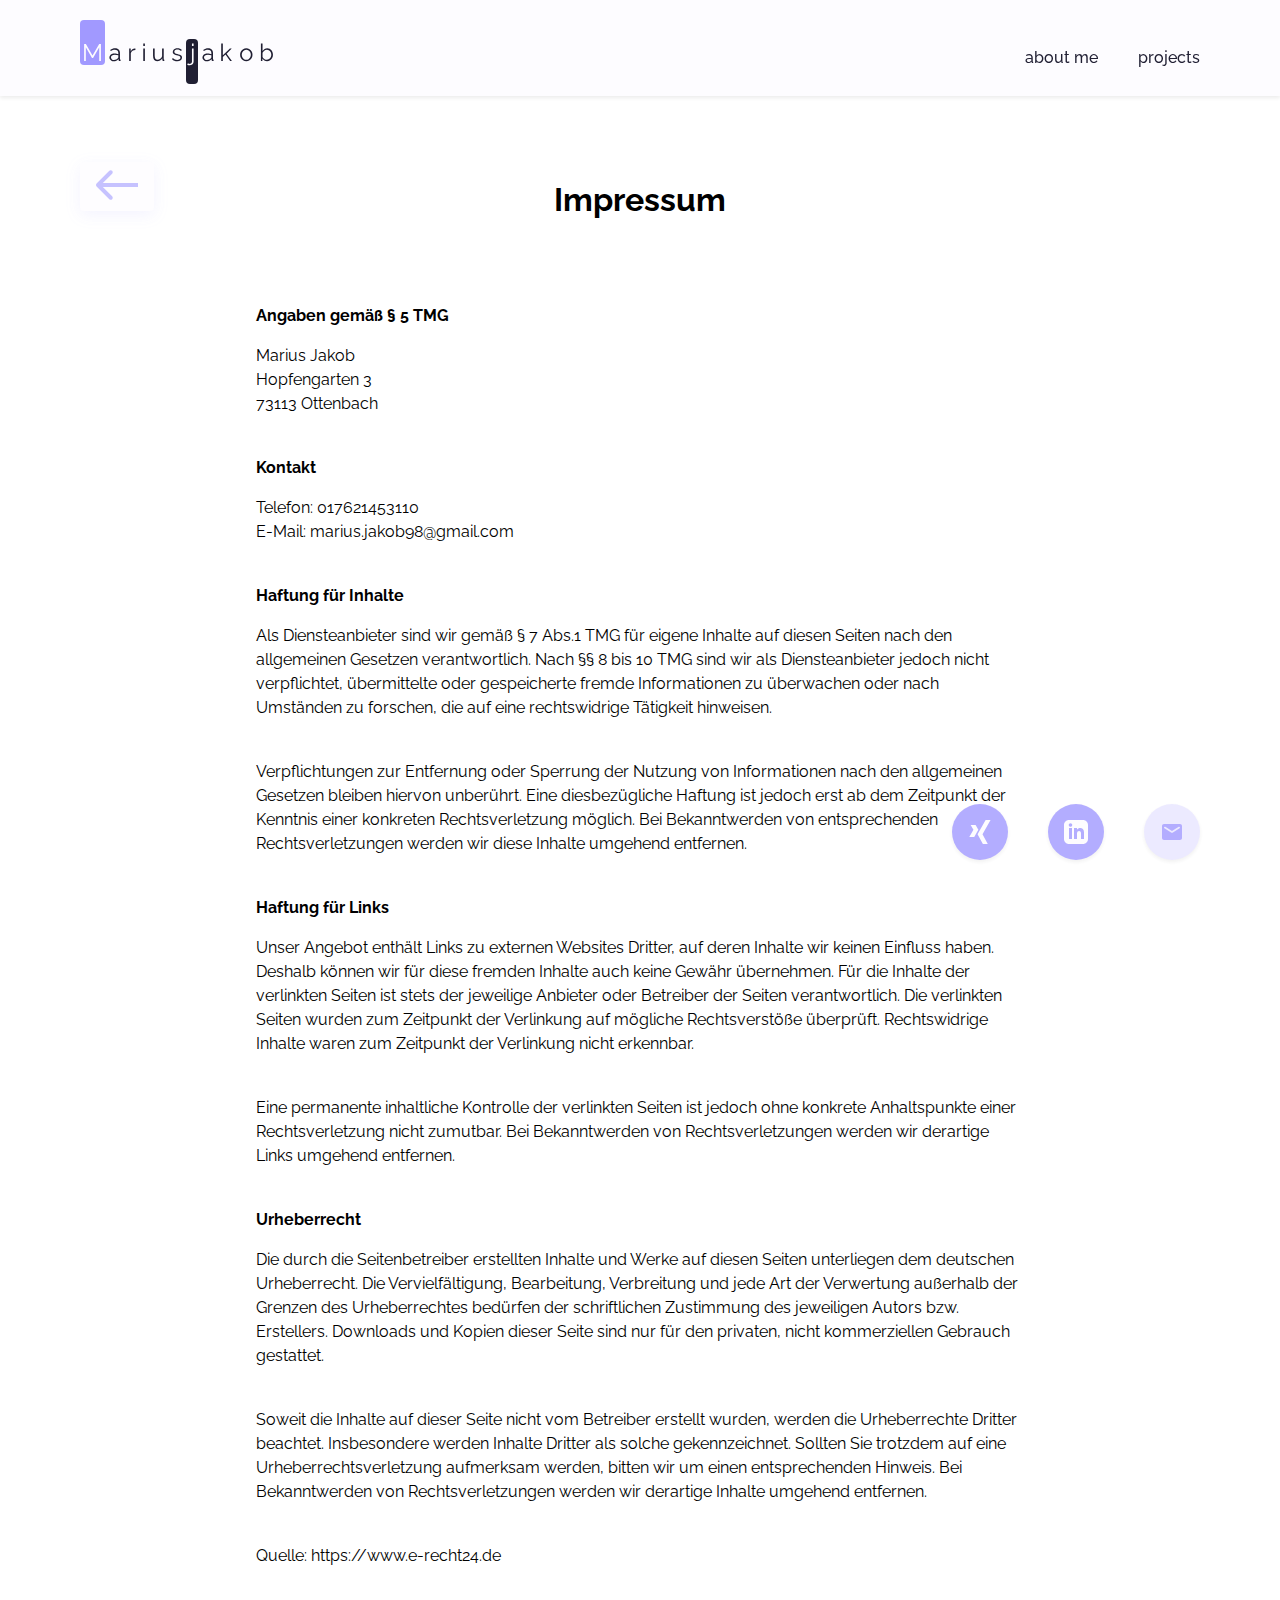
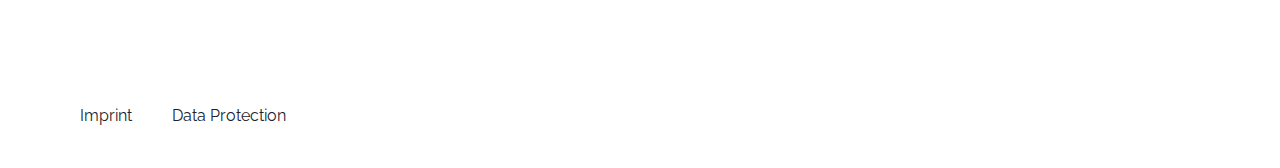
<file: imprint.html>
<!DOCTYPE html>
<html lang="en">
    <head>
        <meta charset="utf-8">
        <meta name="viewport"  content="width=device-width, initial-scale=1">
        <title>Imprint - Marius Jakob</title>
        <link rel="stylesheet" type="text/css" href="./styles/style.css">
        <link rel="preconnect" href="https://fonts.gstatic.com">
        <link href="https://fonts.googleapis.com/css2?family=Raleway:ital,wght@0,300;0,400;0,500;0,600;0,700;1,300;1,400;1,500&display=swap" rel="stylesheet">
        <link rel="preconnect" href="https://fonts.gstatic.com">
        <link rel="preconnect" href="https://fonts.gstatic.com">
        <link href="https://fonts.googleapis.com/css2?family=Playfair+Display:wght@400;500;600;700&family=Raleway:ital,wght@0,300;0,400;0,500;0,600;0,700;1,300;1,400;1,500&display=swap" rel="stylesheet">
        <link rel="icon" type="image/png" href="./Bilder/TabLogo.png">
    </head>

    <body id="imprint">
        <header class="header-bar">
            <div class="header-content">
                <a class="LogoBig" href="index.html">
                    <svg width="193" height="64" viewBox="0 0 193 64" fill="none" xmlns="http://www.w3.org/2000/svg">
                        <rect width="25" height="45" rx="4" fill="#A199FF"/>
                        <rect x="106" y="19" width="12" height="45" rx="4" fill="#201F33"/>
                        <path d="M29.4019 37.4005C29.4019 36.6325 29.6259 35.9685 30.0739 35.4085C30.5219 34.8325 31.1379 34.3845 31.9219 34.0645C32.7219 33.7445 33.6419 33.5845 34.6819 33.5845C35.2899 33.5845 35.9219 33.6405 36.5779 33.7525C37.2339 33.8485 37.8179 33.9845 38.3299 34.1605V33.1045C38.3299 32.0485 38.0179 31.2085 37.3939 30.5845C36.7699 29.9605 35.9059 29.6485 34.8019 29.6485C34.1459 29.6485 33.4899 29.7765 32.8339 30.0325C32.1779 30.2725 31.4979 30.6325 30.7939 31.1125L30.1699 29.9605C30.9859 29.4005 31.7859 28.9845 32.5699 28.7125C33.3539 28.4245 34.1539 28.2805 34.9699 28.2805C36.5059 28.2805 37.7219 28.7205 38.6179 29.6005C39.5139 30.4805 39.9619 31.6965 39.9619 33.2485V39.0325C39.9619 39.4645 40.1619 39.6885 40.5619 39.7045V41.0005C40.2099 41.0485 39.9619 41.0645 39.8179 41.0485C39.4179 41.0325 39.1139 40.9045 38.9059 40.6645C38.6979 40.4245 38.5859 40.1685 38.5699 39.8965L38.5459 38.9845C37.9859 39.7045 37.2579 40.2645 36.3619 40.6645C35.4659 41.0485 34.5539 41.2405 33.6259 41.2405C32.8099 41.2405 32.0819 41.0725 31.4419 40.7365C30.8019 40.3845 30.2979 39.9205 29.9299 39.3445C29.5779 38.7525 29.4019 38.1045 29.4019 37.4005ZM37.7779 38.3605C38.1459 37.9285 38.3299 37.5285 38.3299 37.1605V35.3365C37.2259 34.9045 36.0739 34.6885 34.8739 34.6885C33.7059 34.6885 32.7619 34.9205 32.0419 35.3845C31.3219 35.8485 30.9619 36.4805 30.9619 37.2805C30.9619 37.9685 31.2259 38.5925 31.7539 39.1525C32.2979 39.7125 33.0499 39.9925 34.0099 39.9925C34.7939 39.9925 35.5219 39.8405 36.1939 39.5365C36.8819 39.2325 37.4099 38.8405 37.7779 38.3605Z" fill="#201F33"/>
                        <path d="M55.408 29.9365C54.32 29.9685 53.36 30.2725 52.528 30.8485C51.712 31.4245 51.136 32.2165 50.8 33.2245V41.0005H49.168V28.4965H50.704V31.4965C51.136 30.6165 51.704 29.9045 52.408 29.3605C53.128 28.8165 53.888 28.5125 54.688 28.4485C54.848 28.4325 54.984 28.4245 55.096 28.4245C55.208 28.4245 55.312 28.4325 55.408 28.4485V29.9365Z" fill="#201F33"/>
                        <path d="M63.262 25.8805V23.4805H64.894V25.8805H63.262ZM63.262 41.0005V28.4965H64.894V41.0005H63.262Z" fill="#201F33"/>
                        <path d="M73.0486 35.8405V28.4965H74.6806V35.5525C74.6806 38.3845 75.6486 39.8005 77.5846 39.8005C78.5446 39.8005 79.4406 39.4885 80.2726 38.8645C81.1206 38.2405 81.7286 37.4085 82.0966 36.3685V28.4965H83.7286V39.0325C83.7286 39.4645 83.9206 39.6885 84.3046 39.7045V41.0005C84.1126 41.0325 83.9606 41.0485 83.8486 41.0485C83.7526 41.0485 83.6486 41.0485 83.5366 41.0485C83.2006 41.0165 82.9126 40.8885 82.6726 40.6645C82.4486 40.4405 82.3366 40.1685 82.3366 39.8485L82.2886 38.1685C81.7446 39.1445 81.0006 39.9045 80.0566 40.4485C79.1286 40.9765 78.1206 41.2405 77.0326 41.2405C74.3766 41.2405 73.0486 39.4405 73.0486 35.8405Z" fill="#201F33"/>
                        <path d="M97.2026 41.2405C96.1786 41.2405 95.2266 41.0725 94.3466 40.7365C93.4826 40.3845 92.7226 39.8725 92.0666 39.2005L92.7386 38.0485C93.4426 38.7045 94.1466 39.1845 94.8506 39.4885C95.5706 39.7765 96.3306 39.9205 97.1306 39.9205C98.0906 39.9205 98.8746 39.7285 99.4826 39.3445C100.107 38.9445 100.419 38.3765 100.419 37.6405C100.419 37.1445 100.267 36.7685 99.9626 36.5125C99.6746 36.2405 99.2506 36.0245 98.6906 35.8645C98.1466 35.7045 97.4906 35.5205 96.7226 35.3125C95.8586 35.0725 95.1306 34.8245 94.5386 34.5685C93.9626 34.2965 93.5226 33.9605 93.2186 33.5605C92.9306 33.1445 92.7866 32.6085 92.7866 31.9525C92.7866 31.1525 92.9866 30.4805 93.3866 29.9365C93.8026 29.3925 94.3626 28.9845 95.0666 28.7125C95.7866 28.4245 96.5866 28.2805 97.4666 28.2805C98.4266 28.2805 99.2746 28.4325 100.011 28.7365C100.747 29.0405 101.347 29.4645 101.811 30.0085L101.019 31.1125C100.587 30.6005 100.051 30.2245 99.4106 29.9845C98.7866 29.7285 98.1066 29.6005 97.3706 29.6005C96.8586 29.6005 96.3706 29.6725 95.9066 29.8165C95.4426 29.9445 95.0586 30.1685 94.7546 30.4885C94.4666 30.7925 94.3226 31.2165 94.3226 31.7605C94.3226 32.4325 94.5706 32.8965 95.0666 33.1525C95.5626 33.4085 96.3146 33.6805 97.3226 33.9685C98.2666 34.2245 99.0906 34.4805 99.7946 34.7365C100.499 34.9925 101.043 35.3365 101.427 35.7685C101.811 36.1845 102.003 36.7685 102.003 37.5205C102.003 38.6885 101.563 39.6005 100.683 40.2565C99.8026 40.9125 98.6426 41.2405 97.2026 41.2405Z" fill="#201F33"/>
                        <path d="M122.443 37.4005C122.443 36.6325 122.667 35.9685 123.115 35.4085C123.563 34.8325 124.179 34.3845 124.963 34.0645C125.763 33.7445 126.683 33.5845 127.723 33.5845C128.331 33.5845 128.963 33.6405 129.619 33.7525C130.275 33.8485 130.859 33.9845 131.371 34.1605V33.1045C131.371 32.0485 131.059 31.2085 130.435 30.5845C129.811 29.9605 128.947 29.6485 127.843 29.6485C127.187 29.6485 126.531 29.7765 125.875 30.0325C125.219 30.2725 124.539 30.6325 123.835 31.1125L123.211 29.9605C124.027 29.4005 124.827 28.9845 125.611 28.7125C126.395 28.4245 127.195 28.2805 128.011 28.2805C129.547 28.2805 130.763 28.7205 131.659 29.6005C132.555 30.4805 133.003 31.6965 133.003 33.2485V39.0325C133.003 39.4645 133.203 39.6885 133.603 39.7045V41.0005C133.251 41.0485 133.003 41.0645 132.859 41.0485C132.459 41.0325 132.155 40.9045 131.947 40.6645C131.739 40.4245 131.627 40.1685 131.611 39.8965L131.587 38.9845C131.027 39.7045 130.299 40.2645 129.403 40.6645C128.507 41.0485 127.595 41.2405 126.667 41.2405C125.851 41.2405 125.123 41.0725 124.483 40.7365C123.843 40.3845 123.339 39.9205 122.971 39.3445C122.619 38.7525 122.443 38.1045 122.443 37.4005ZM130.819 38.3605C131.187 37.9285 131.371 37.5285 131.371 37.1605V35.3365C130.267 34.9045 129.115 34.6885 127.915 34.6885C126.747 34.6885 125.803 34.9205 125.083 35.3845C124.363 35.8485 124.003 36.4805 124.003 37.2805C124.003 37.9685 124.267 38.5925 124.795 39.1525C125.339 39.7125 126.091 39.9925 127.051 39.9925C127.835 39.9925 128.563 39.8405 129.235 39.5365C129.923 39.2325 130.451 38.8405 130.819 38.3605Z" fill="#201F33"/>
                        <path d="M150.137 41.0005L145.505 34.5925L142.841 37.0885V41.0005H141.209V23.4805H142.841V35.3365L149.921 28.5205H151.721L146.609 33.6325L151.913 41.0005H150.137Z" fill="#201F33"/>
                        <path d="M166.287 41.2405C165.087 41.2405 164.015 40.9445 163.071 40.3525C162.143 39.7605 161.415 38.9765 160.887 38.0005C160.359 37.0085 160.095 35.9365 160.095 34.7845C160.095 33.6165 160.359 32.5445 160.887 31.5685C161.431 30.5765 162.167 29.7845 163.095 29.1925C164.039 28.5845 165.103 28.2805 166.287 28.2805C167.487 28.2805 168.551 28.5845 169.479 29.1925C170.423 29.7845 171.159 30.5765 171.687 31.5685C172.231 32.5445 172.503 33.6165 172.503 34.7845C172.503 35.9365 172.239 37.0085 171.711 38.0005C171.183 38.9765 170.447 39.7605 169.503 40.3525C168.575 40.9445 167.503 41.2405 166.287 41.2405ZM161.751 34.8085C161.751 35.7365 161.951 36.5845 162.351 37.3525C162.767 38.1045 163.319 38.7045 164.007 39.1525C164.695 39.5845 165.455 39.8005 166.287 39.8005C167.119 39.8005 167.879 39.5765 168.567 39.1285C169.255 38.6805 169.807 38.0725 170.223 37.3045C170.639 36.5365 170.847 35.6885 170.847 34.7605C170.847 33.8325 170.639 32.9845 170.223 32.2165C169.807 31.4485 169.255 30.8405 168.567 30.3925C167.879 29.9445 167.119 29.7205 166.287 29.7205C165.471 29.7205 164.719 29.9525 164.031 30.4165C163.343 30.8645 162.791 31.4725 162.375 32.2405C161.959 33.0085 161.751 33.8645 161.751 34.8085Z" fill="#201F33"/>
                        <path d="M187.033 41.2405C186.057 41.2405 185.153 40.9925 184.321 40.4965C183.489 39.9845 182.841 39.3445 182.377 38.5765V41.0005H180.913V23.4805H182.545V31.1125C183.105 30.2645 183.777 29.5845 184.561 29.0725C185.345 28.5445 186.257 28.2805 187.297 28.2805C188.177 28.2805 188.961 28.4645 189.649 28.8325C190.353 29.2005 190.953 29.6965 191.449 30.3205C191.945 30.9285 192.321 31.6245 192.577 32.4085C192.833 33.1765 192.961 33.9685 192.961 34.7845C192.961 35.9525 192.697 37.0245 192.169 38.0005C191.657 38.9765 190.953 39.7605 190.057 40.3525C189.161 40.9445 188.153 41.2405 187.033 41.2405ZM186.649 39.8005C187.561 39.8005 188.361 39.5605 189.049 39.0805C189.753 38.6005 190.305 37.9845 190.705 37.2325C191.105 36.4645 191.305 35.6485 191.305 34.7845C191.305 33.9045 191.113 33.0805 190.729 32.3125C190.361 31.5445 189.841 30.9205 189.169 30.4405C188.497 29.9605 187.721 29.7205 186.841 29.7205C185.865 29.7205 185.001 30.0325 184.249 30.6565C183.513 31.2805 182.945 32.0085 182.545 32.8405V36.7285C182.625 37.3045 182.889 37.8245 183.337 38.2885C183.785 38.7525 184.313 39.1205 184.921 39.3925C185.529 39.6645 186.105 39.8005 186.649 39.8005Z" fill="#201F33"/>
                        <path d="M19.232 41V27.128L13.064 37.904H12.008L5.816 27.128V41H4.136V23.96H5.864L12.512 35.624L19.208 23.96H20.912V41H19.232Z" fill="#FDFCFF"/>
                        <path d="M109.928 45.344C109.4 45.344 108.904 45.272 108.44 45.128C107.96 44.984 107.544 44.744 107.192 44.408L107.984 43.304C108.224 43.528 108.504 43.68 108.824 43.76C109.128 43.84 109.432 43.88 109.736 43.88C110.12 43.88 110.48 43.784 110.816 43.592C111.152 43.4 111.424 43.128 111.632 42.776C111.856 42.44 111.968 42.064 111.968 41.648V28.496H113.6V41.552C113.6 42.288 113.424 42.944 113.072 43.52C112.72 44.096 112.264 44.544 111.704 44.864C111.144 45.184 110.552 45.344 109.928 45.344ZM111.968 25.88V23.48H113.6V25.88H111.968Z" fill="#FDFCFF"/>
                    </svg>
                </a>
                <a class="LogoSmall" href="index.html">
                    <svg width="41" height="64" viewBox="0 0 41 64" fill="none" xmlns="http://www.w3.org/2000/svg">
                        <rect width="25" height="45" rx="4" fill="#A199FF"/>
                        <rect x="29" y="19" width="12" height="45" rx="4" fill="#201F33"/>
                        <path d="M19.232 41V27.128L13.064 37.904H12.008L5.816 27.128V41H4.136V23.96H5.864L12.512 35.624L19.208 23.96H20.912V41H19.232Z" fill="#FDFCFF"/>
                        <path d="M32.928 45.344C32.4 45.344 31.904 45.272 31.44 45.128C30.96 44.984 30.544 44.744 30.192 44.408L30.984 43.304C31.224 43.528 31.504 43.68 31.824 43.76C32.128 43.84 32.432 43.88 32.736 43.88C33.12 43.88 33.48 43.784 33.816 43.592C34.152 43.4 34.424 43.128 34.632 42.776C34.856 42.44 34.968 42.064 34.968 41.648V28.496H36.6V41.552C36.6 42.288 36.424 42.944 36.072 43.52C35.72 44.096 35.264 44.544 34.704 44.864C34.144 45.184 33.552 45.344 32.928 45.344ZM34.968 25.88V23.48H36.6V25.88H34.968Z" fill="#FDFCFF"/>
                    </svg>                        
                </a>
                <div class="nav-bar">
                    <a href="about.html">about me</a>
                    <a href="projects.html">projects</a>
                    <a class="contact" href="mailto:wave@mariusjakob.com">Say Hello</a>
                </div>
                <div class="menu-btn">
                    <div class="menu-btn_burger"></div>
                </div>
            </div>    
        </header>
        <div class="imprint-content">
            <div class="navigate-back">
                <a href="javascript:history.back()">
                    <svg width="42" height="30" viewBox="0 0 42 30" fill="none" xmlns="http://www.w3.org/2000/svg">
                        <path d="M0.585785 13.5858C-0.195263 14.3668 -0.195263 15.6332 0.585785 16.4142L13.3137 29.1421C14.0948 29.9232 15.3611 29.9232 16.1421 29.1421C16.9232 28.3611 16.9232 27.0948 16.1421 26.3137L4.82843 15L16.1421 3.68629C16.9232 2.90524 16.9232 1.63891 16.1421 0.857862C15.3611 0.0768133 14.0948 0.0768132 13.3137 0.857862L0.585785 13.5858ZM42 13L2 13L2 17L42 17L42 13Z" fill="#A199FF"/>
                    </svg>
                </a>
            </div>
            <h1>Impressum</h1>
            <h4>Angaben gemäß § 5 TMG</h4>
            <p>Marius Jakob <br>
                Hopfengarten 3 <br>
                73113 Ottenbach</p>

            <h4>Kontakt</h4>
            <p>Telefon: 017621453110 <br>
                E-Mail: marius.jakob98@gmail.com</p>

            <h4>Haftung für Inhalte</h4>
            <p>Als Diensteanbieter sind wir gemäß § 7 Abs.1 TMG für eigene Inhalte auf diesen Seiten nach den allgemeinen Gesetzen verantwortlich. Nach §§ 8 bis 10 TMG sind wir als Diensteanbieter jedoch nicht verpflichtet, übermittelte oder gespeicherte fremde Informationen zu überwachen oder nach Umständen zu forschen, die auf eine rechtswidrige Tätigkeit hinweisen.</p>
            <p>Verpflichtungen zur Entfernung oder Sperrung der Nutzung von Informationen nach den allgemeinen Gesetzen bleiben hiervon unberührt. Eine diesbezügliche Haftung ist jedoch erst ab dem Zeitpunkt der Kenntnis einer konkreten Rechtsverletzung möglich. Bei Bekanntwerden von entsprechenden Rechtsverletzungen werden wir diese Inhalte umgehend entfernen.</p>

            <h4>Haftung für Links</h4>
            <p>Unser Angebot enthält Links zu externen Websites Dritter, auf deren Inhalte wir keinen Einfluss haben. Deshalb können wir für diese fremden Inhalte auch keine Gewähr übernehmen. Für die Inhalte der verlinkten Seiten ist stets der jeweilige Anbieter oder Betreiber der Seiten verantwortlich. Die verlinkten Seiten wurden zum Zeitpunkt der Verlinkung auf mögliche Rechtsverstöße überprüft. Rechtswidrige Inhalte waren zum Zeitpunkt der Verlinkung nicht erkennbar.</p>
            <p>Eine permanente inhaltliche Kontrolle der verlinkten Seiten ist jedoch ohne konkrete Anhaltspunkte einer Rechtsverletzung nicht zumutbar. Bei Bekanntwerden von Rechtsverletzungen werden wir derartige Links umgehend entfernen.</p>

            <h4>Urheberrecht</h4>
            <p>Die durch die Seitenbetreiber erstellten Inhalte und Werke auf diesen Seiten unterliegen dem deutschen Urheberrecht. Die Vervielfältigung, Bearbeitung, Verbreitung und jede Art der Verwertung außerhalb der Grenzen des Urheberrechtes bedürfen der schriftlichen Zustimmung des jeweiligen Autors bzw. Erstellers. Downloads und Kopien dieser Seite sind nur für den privaten, nicht kommerziellen Gebrauch gestattet.</p>
            <p>Soweit die Inhalte auf dieser Seite nicht vom Betreiber erstellt wurden, werden die Urheberrechte Dritter beachtet. Insbesondere werden Inhalte Dritter als solche gekennzeichnet. Sollten Sie trotzdem auf eine Urheberrechtsverletzung aufmerksam werden, bitten wir um einen entsprechenden Hinweis. Bei Bekanntwerden von Rechtsverletzungen werden wir derartige Inhalte umgehend entfernen.</p>

            <p>Quelle: https://www.e-recht24.de</p>
        </div>
        <footer>       
            <div class="footer-content">
                <div class="documents">
                    <a href="imprint.html">Imprint</a>
                    <a href="dataProtection.html">Data Protection</a>
                </div>
                <div class="social">
                    <a href="https://www.xing.com/profile/Marius_Jakob2/cv" target="_blank" rel="noopener noreferrer">
                        <svg xmlns="http://www.w3.org/2000/svg" width="24" height="24" viewBox="0 0 24 24"><path d="M14.887 24l-5.324-9.667 8.07-14.333h4.933l-8.069 14.333 5.27 9.667h-4.88zm-7.291-19h-4.939l2.768 4.744-4.115 7.256h4.914l4.117-7.271-2.745-4.729z"></path></svg>
                    </a>
                    <a href="https://www.linkedin.com/in/marius-jakob-50095a187/" target="_blank" rel="noopener noreferrer">
                        <svg xmlns="http://www.w3.org/2000/svg" width="24" height="24" viewBox="0 0 24 24"><path d="M19 0h-14c-2.761 0-5 2.239-5 5v14c0 2.761 2.239 5 5 5h14c2.762 0 5-2.239 5-5v-14c0-2.761-2.238-5-5-5zm-11 19h-3v-11h3v11zm-1.5-12.268c-.966 0-1.75-.79-1.75-1.764s.784-1.764 1.75-1.764 1.75.79 1.75 1.764-.783 1.764-1.75 1.764zm13.5 12.268h-3v-5.604c0-3.368-4-3.113-4 0v5.604h-3v-11h3v1.765c1.396-2.586 7-2.777 7 2.476v6.759z"></path></svg>
                    </a>
                    <a class="contact" href="mailto:wave@mariusjakob.com">
                        <svg xmlns="http://www.w3.org/2000/svg" height="24px" viewBox="0 0 24 24" width="24px" fill="#000000"><path d="M0 0h24v24H0V0z" fill="none"/><path d="M20 4H4c-1.1 0-1.99.9-1.99 2L2 18c0 1.1.9 2 2 2h16c1.1 0 2-.9 2-2V6c0-1.1-.9-2-2-2zm-.4 4.25l-7.07 4.42c-.32.2-.74.2-1.06 0L4.4 8.25c-.25-.16-.4-.43-.4-.72 0-.67.73-1.07 1.3-.72L12 11l6.7-4.19c.57-.35 1.3.05 1.3.72 0 .29-.15.56-.4.72z"/></svg>
                    </a>
                </div>
            </div>
        </footer>
        <script
            src="https://code.jquery.com/jquery-1.12.4.min.js"
            integrity="sha256-ZosEbRLbNQzLpnKIkEdrPv7lOy9C27hHQ+Xp8a4MxAQ="
            crossorigin="anonymous">
        </script>
        <script src="./js/mobile-menu.js"></script>
        <script src="./js/main.js"></script>
    </body>
</html>
</file>
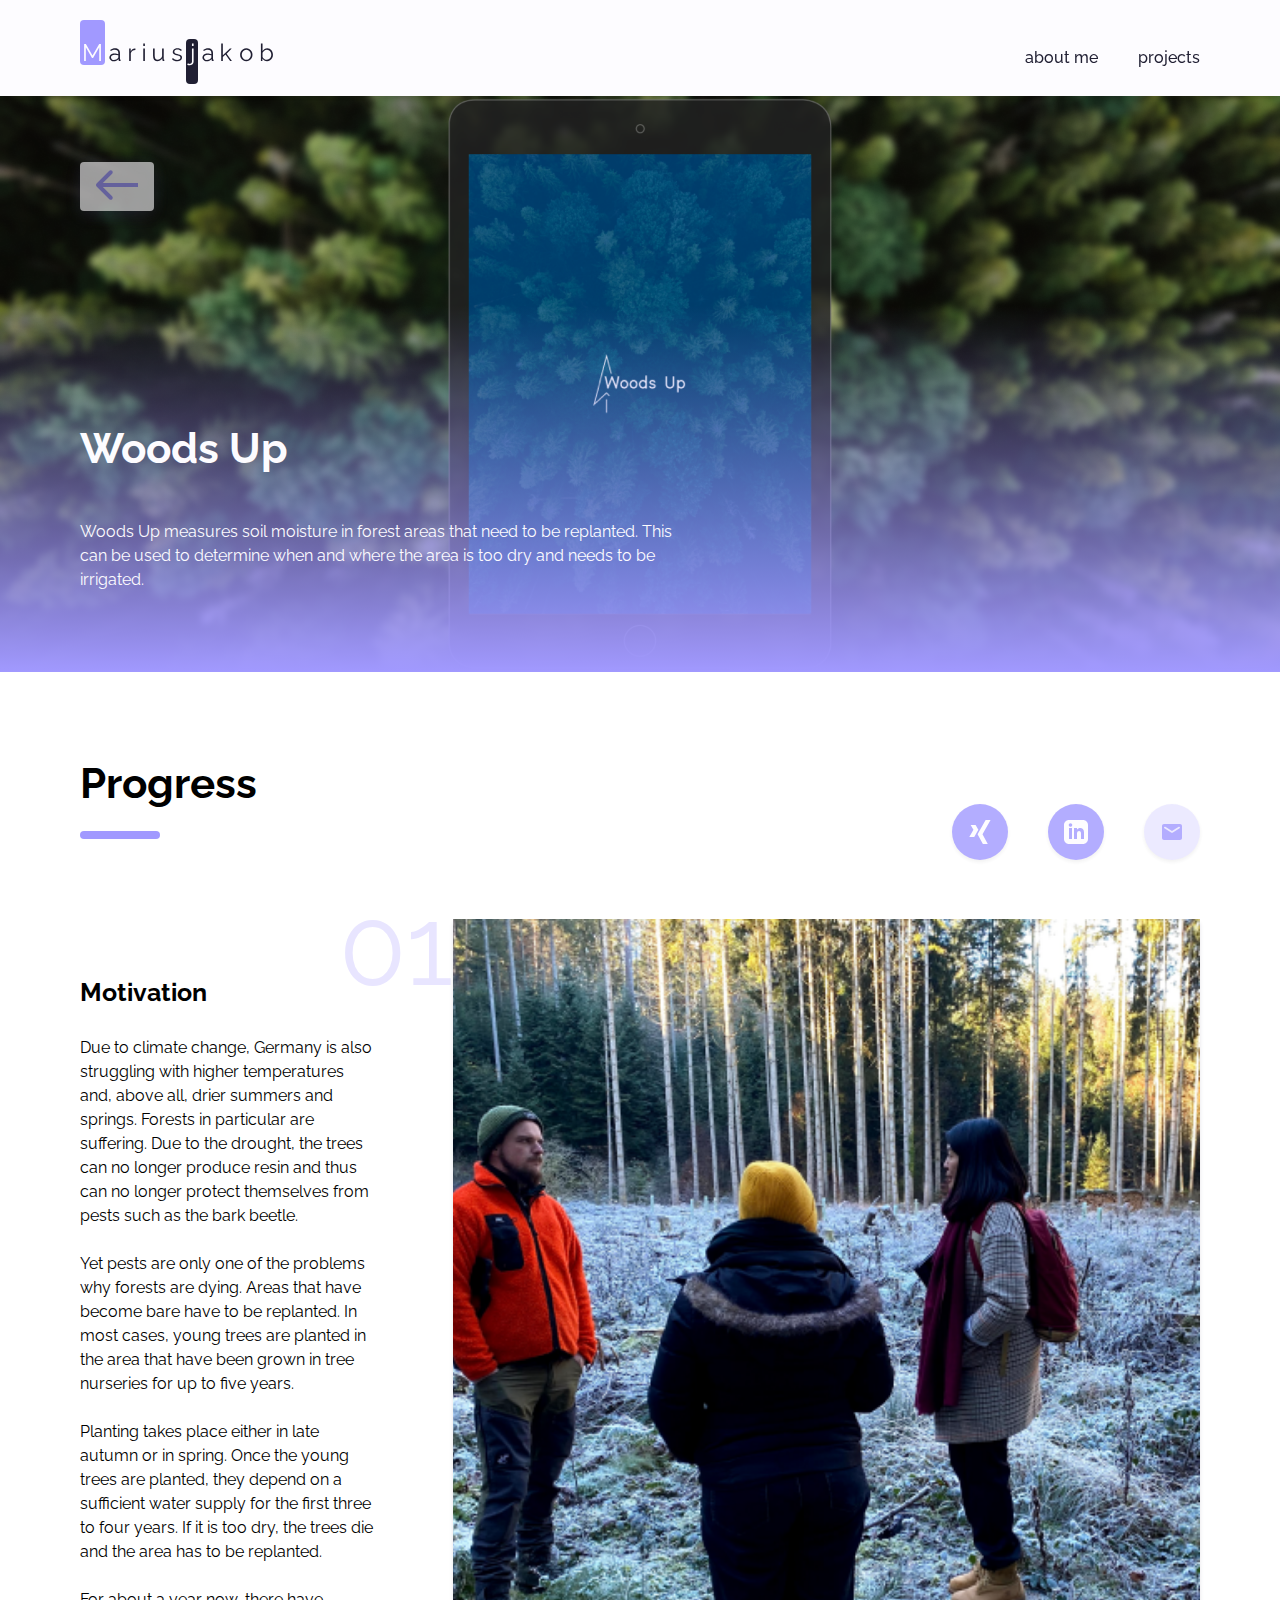
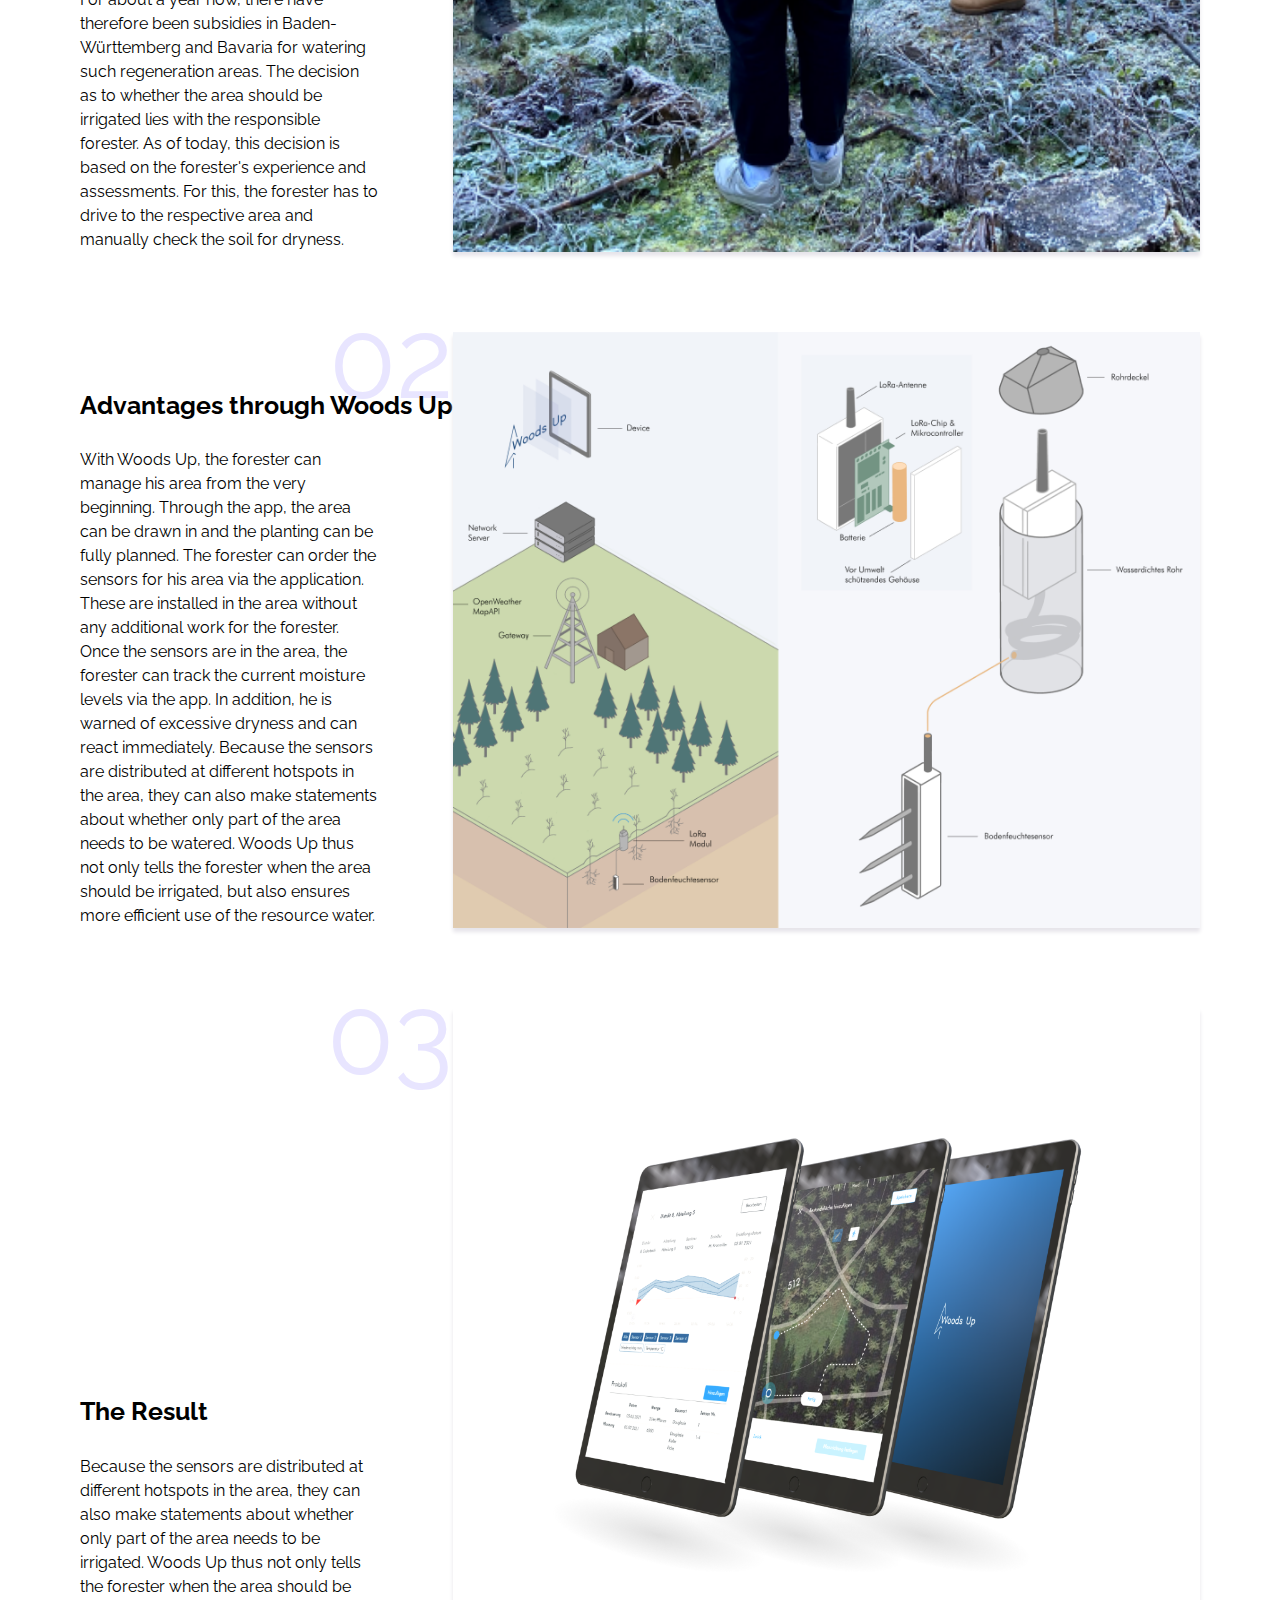
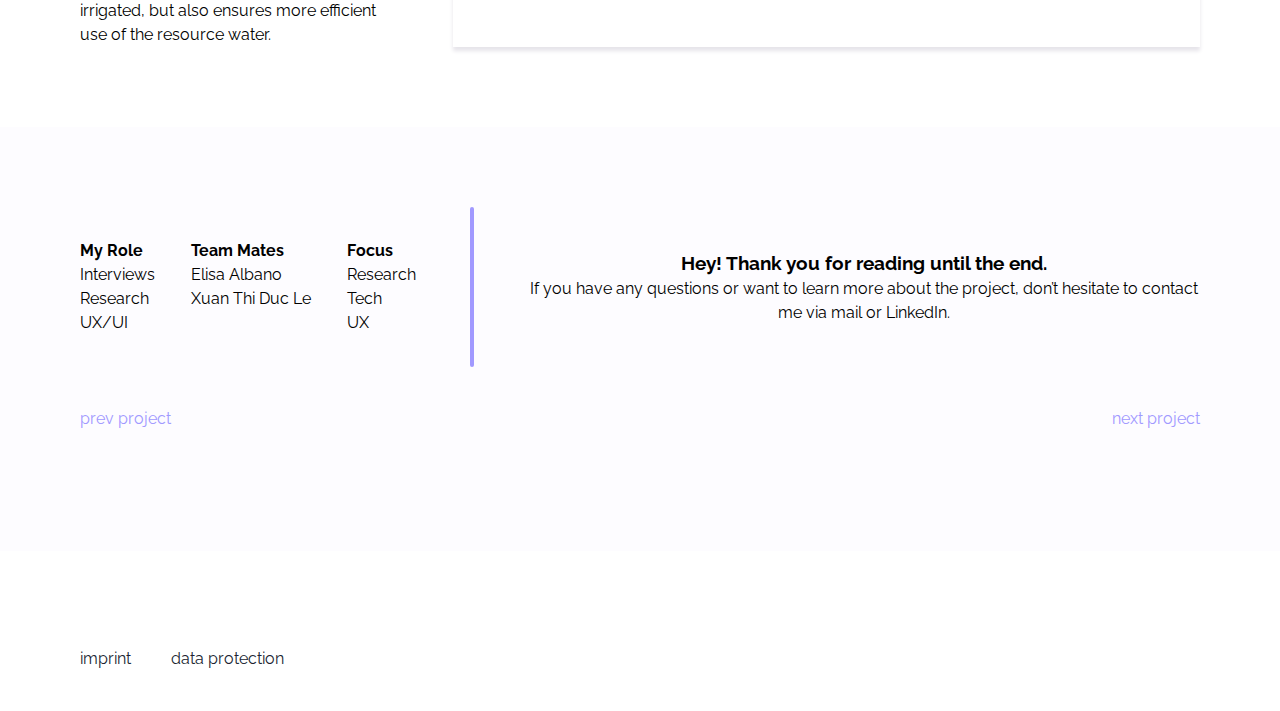
<file: woodsup.html>
<!DOCTYPE html>
<html lang="en">
    <head>
        <meta charset="utf-8">
        <meta name="viewport"  content="width=device-width, initial-scale=1">
        <title>Woods Up - Marius Jakob</title>
        <link rel="stylesheet" type="text/css" href="./styles/style.css">
        <link rel="preconnect" href="https://fonts.gstatic.com">
        <link href="https://fonts.googleapis.com/css2?family=Raleway:ital,wght@0,300;0,400;0,500;0,600;0,700;1,300;1,400;1,500&display=swap" rel="stylesheet">
        <link rel="preconnect" href="https://fonts.gstatic.com">
        <link rel="preconnect" href="https://fonts.gstatic.com">
        <link href="https://fonts.googleapis.com/css2?family=Playfair+Display:wght@400;500;600;700&family=Raleway:ital,wght@0,300;0,400;0,500;0,600;0,700;1,300;1,400;1,500&display=swap" rel="stylesheet">
        <link rel="icon" type="image/png" href="./Bilder/TabLogo.png">
    </head>

    <body id="single-project">
        <header class="header-bar">
            <div class="header-content">
                <a class="LogoBig" href="index.html">
                    <svg width="193" height="64" viewBox="0 0 193 64" fill="none" xmlns="http://www.w3.org/2000/svg">
                        <rect width="25" height="45" rx="4" fill="#A199FF"/>
                        <rect x="106" y="19" width="12" height="45" rx="4" fill="#201F33"/>
                        <path d="M29.4019 37.4005C29.4019 36.6325 29.6259 35.9685 30.0739 35.4085C30.5219 34.8325 31.1379 34.3845 31.9219 34.0645C32.7219 33.7445 33.6419 33.5845 34.6819 33.5845C35.2899 33.5845 35.9219 33.6405 36.5779 33.7525C37.2339 33.8485 37.8179 33.9845 38.3299 34.1605V33.1045C38.3299 32.0485 38.0179 31.2085 37.3939 30.5845C36.7699 29.9605 35.9059 29.6485 34.8019 29.6485C34.1459 29.6485 33.4899 29.7765 32.8339 30.0325C32.1779 30.2725 31.4979 30.6325 30.7939 31.1125L30.1699 29.9605C30.9859 29.4005 31.7859 28.9845 32.5699 28.7125C33.3539 28.4245 34.1539 28.2805 34.9699 28.2805C36.5059 28.2805 37.7219 28.7205 38.6179 29.6005C39.5139 30.4805 39.9619 31.6965 39.9619 33.2485V39.0325C39.9619 39.4645 40.1619 39.6885 40.5619 39.7045V41.0005C40.2099 41.0485 39.9619 41.0645 39.8179 41.0485C39.4179 41.0325 39.1139 40.9045 38.9059 40.6645C38.6979 40.4245 38.5859 40.1685 38.5699 39.8965L38.5459 38.9845C37.9859 39.7045 37.2579 40.2645 36.3619 40.6645C35.4659 41.0485 34.5539 41.2405 33.6259 41.2405C32.8099 41.2405 32.0819 41.0725 31.4419 40.7365C30.8019 40.3845 30.2979 39.9205 29.9299 39.3445C29.5779 38.7525 29.4019 38.1045 29.4019 37.4005ZM37.7779 38.3605C38.1459 37.9285 38.3299 37.5285 38.3299 37.1605V35.3365C37.2259 34.9045 36.0739 34.6885 34.8739 34.6885C33.7059 34.6885 32.7619 34.9205 32.0419 35.3845C31.3219 35.8485 30.9619 36.4805 30.9619 37.2805C30.9619 37.9685 31.2259 38.5925 31.7539 39.1525C32.2979 39.7125 33.0499 39.9925 34.0099 39.9925C34.7939 39.9925 35.5219 39.8405 36.1939 39.5365C36.8819 39.2325 37.4099 38.8405 37.7779 38.3605Z" fill="#201F33"/>
                        <path d="M55.408 29.9365C54.32 29.9685 53.36 30.2725 52.528 30.8485C51.712 31.4245 51.136 32.2165 50.8 33.2245V41.0005H49.168V28.4965H50.704V31.4965C51.136 30.6165 51.704 29.9045 52.408 29.3605C53.128 28.8165 53.888 28.5125 54.688 28.4485C54.848 28.4325 54.984 28.4245 55.096 28.4245C55.208 28.4245 55.312 28.4325 55.408 28.4485V29.9365Z" fill="#201F33"/>
                        <path d="M63.262 25.8805V23.4805H64.894V25.8805H63.262ZM63.262 41.0005V28.4965H64.894V41.0005H63.262Z" fill="#201F33"/>
                        <path d="M73.0486 35.8405V28.4965H74.6806V35.5525C74.6806 38.3845 75.6486 39.8005 77.5846 39.8005C78.5446 39.8005 79.4406 39.4885 80.2726 38.8645C81.1206 38.2405 81.7286 37.4085 82.0966 36.3685V28.4965H83.7286V39.0325C83.7286 39.4645 83.9206 39.6885 84.3046 39.7045V41.0005C84.1126 41.0325 83.9606 41.0485 83.8486 41.0485C83.7526 41.0485 83.6486 41.0485 83.5366 41.0485C83.2006 41.0165 82.9126 40.8885 82.6726 40.6645C82.4486 40.4405 82.3366 40.1685 82.3366 39.8485L82.2886 38.1685C81.7446 39.1445 81.0006 39.9045 80.0566 40.4485C79.1286 40.9765 78.1206 41.2405 77.0326 41.2405C74.3766 41.2405 73.0486 39.4405 73.0486 35.8405Z" fill="#201F33"/>
                        <path d="M97.2026 41.2405C96.1786 41.2405 95.2266 41.0725 94.3466 40.7365C93.4826 40.3845 92.7226 39.8725 92.0666 39.2005L92.7386 38.0485C93.4426 38.7045 94.1466 39.1845 94.8506 39.4885C95.5706 39.7765 96.3306 39.9205 97.1306 39.9205C98.0906 39.9205 98.8746 39.7285 99.4826 39.3445C100.107 38.9445 100.419 38.3765 100.419 37.6405C100.419 37.1445 100.267 36.7685 99.9626 36.5125C99.6746 36.2405 99.2506 36.0245 98.6906 35.8645C98.1466 35.7045 97.4906 35.5205 96.7226 35.3125C95.8586 35.0725 95.1306 34.8245 94.5386 34.5685C93.9626 34.2965 93.5226 33.9605 93.2186 33.5605C92.9306 33.1445 92.7866 32.6085 92.7866 31.9525C92.7866 31.1525 92.9866 30.4805 93.3866 29.9365C93.8026 29.3925 94.3626 28.9845 95.0666 28.7125C95.7866 28.4245 96.5866 28.2805 97.4666 28.2805C98.4266 28.2805 99.2746 28.4325 100.011 28.7365C100.747 29.0405 101.347 29.4645 101.811 30.0085L101.019 31.1125C100.587 30.6005 100.051 30.2245 99.4106 29.9845C98.7866 29.7285 98.1066 29.6005 97.3706 29.6005C96.8586 29.6005 96.3706 29.6725 95.9066 29.8165C95.4426 29.9445 95.0586 30.1685 94.7546 30.4885C94.4666 30.7925 94.3226 31.2165 94.3226 31.7605C94.3226 32.4325 94.5706 32.8965 95.0666 33.1525C95.5626 33.4085 96.3146 33.6805 97.3226 33.9685C98.2666 34.2245 99.0906 34.4805 99.7946 34.7365C100.499 34.9925 101.043 35.3365 101.427 35.7685C101.811 36.1845 102.003 36.7685 102.003 37.5205C102.003 38.6885 101.563 39.6005 100.683 40.2565C99.8026 40.9125 98.6426 41.2405 97.2026 41.2405Z" fill="#201F33"/>
                        <path d="M122.443 37.4005C122.443 36.6325 122.667 35.9685 123.115 35.4085C123.563 34.8325 124.179 34.3845 124.963 34.0645C125.763 33.7445 126.683 33.5845 127.723 33.5845C128.331 33.5845 128.963 33.6405 129.619 33.7525C130.275 33.8485 130.859 33.9845 131.371 34.1605V33.1045C131.371 32.0485 131.059 31.2085 130.435 30.5845C129.811 29.9605 128.947 29.6485 127.843 29.6485C127.187 29.6485 126.531 29.7765 125.875 30.0325C125.219 30.2725 124.539 30.6325 123.835 31.1125L123.211 29.9605C124.027 29.4005 124.827 28.9845 125.611 28.7125C126.395 28.4245 127.195 28.2805 128.011 28.2805C129.547 28.2805 130.763 28.7205 131.659 29.6005C132.555 30.4805 133.003 31.6965 133.003 33.2485V39.0325C133.003 39.4645 133.203 39.6885 133.603 39.7045V41.0005C133.251 41.0485 133.003 41.0645 132.859 41.0485C132.459 41.0325 132.155 40.9045 131.947 40.6645C131.739 40.4245 131.627 40.1685 131.611 39.8965L131.587 38.9845C131.027 39.7045 130.299 40.2645 129.403 40.6645C128.507 41.0485 127.595 41.2405 126.667 41.2405C125.851 41.2405 125.123 41.0725 124.483 40.7365C123.843 40.3845 123.339 39.9205 122.971 39.3445C122.619 38.7525 122.443 38.1045 122.443 37.4005ZM130.819 38.3605C131.187 37.9285 131.371 37.5285 131.371 37.1605V35.3365C130.267 34.9045 129.115 34.6885 127.915 34.6885C126.747 34.6885 125.803 34.9205 125.083 35.3845C124.363 35.8485 124.003 36.4805 124.003 37.2805C124.003 37.9685 124.267 38.5925 124.795 39.1525C125.339 39.7125 126.091 39.9925 127.051 39.9925C127.835 39.9925 128.563 39.8405 129.235 39.5365C129.923 39.2325 130.451 38.8405 130.819 38.3605Z" fill="#201F33"/>
                        <path d="M150.137 41.0005L145.505 34.5925L142.841 37.0885V41.0005H141.209V23.4805H142.841V35.3365L149.921 28.5205H151.721L146.609 33.6325L151.913 41.0005H150.137Z" fill="#201F33"/>
                        <path d="M166.287 41.2405C165.087 41.2405 164.015 40.9445 163.071 40.3525C162.143 39.7605 161.415 38.9765 160.887 38.0005C160.359 37.0085 160.095 35.9365 160.095 34.7845C160.095 33.6165 160.359 32.5445 160.887 31.5685C161.431 30.5765 162.167 29.7845 163.095 29.1925C164.039 28.5845 165.103 28.2805 166.287 28.2805C167.487 28.2805 168.551 28.5845 169.479 29.1925C170.423 29.7845 171.159 30.5765 171.687 31.5685C172.231 32.5445 172.503 33.6165 172.503 34.7845C172.503 35.9365 172.239 37.0085 171.711 38.0005C171.183 38.9765 170.447 39.7605 169.503 40.3525C168.575 40.9445 167.503 41.2405 166.287 41.2405ZM161.751 34.8085C161.751 35.7365 161.951 36.5845 162.351 37.3525C162.767 38.1045 163.319 38.7045 164.007 39.1525C164.695 39.5845 165.455 39.8005 166.287 39.8005C167.119 39.8005 167.879 39.5765 168.567 39.1285C169.255 38.6805 169.807 38.0725 170.223 37.3045C170.639 36.5365 170.847 35.6885 170.847 34.7605C170.847 33.8325 170.639 32.9845 170.223 32.2165C169.807 31.4485 169.255 30.8405 168.567 30.3925C167.879 29.9445 167.119 29.7205 166.287 29.7205C165.471 29.7205 164.719 29.9525 164.031 30.4165C163.343 30.8645 162.791 31.4725 162.375 32.2405C161.959 33.0085 161.751 33.8645 161.751 34.8085Z" fill="#201F33"/>
                        <path d="M187.033 41.2405C186.057 41.2405 185.153 40.9925 184.321 40.4965C183.489 39.9845 182.841 39.3445 182.377 38.5765V41.0005H180.913V23.4805H182.545V31.1125C183.105 30.2645 183.777 29.5845 184.561 29.0725C185.345 28.5445 186.257 28.2805 187.297 28.2805C188.177 28.2805 188.961 28.4645 189.649 28.8325C190.353 29.2005 190.953 29.6965 191.449 30.3205C191.945 30.9285 192.321 31.6245 192.577 32.4085C192.833 33.1765 192.961 33.9685 192.961 34.7845C192.961 35.9525 192.697 37.0245 192.169 38.0005C191.657 38.9765 190.953 39.7605 190.057 40.3525C189.161 40.9445 188.153 41.2405 187.033 41.2405ZM186.649 39.8005C187.561 39.8005 188.361 39.5605 189.049 39.0805C189.753 38.6005 190.305 37.9845 190.705 37.2325C191.105 36.4645 191.305 35.6485 191.305 34.7845C191.305 33.9045 191.113 33.0805 190.729 32.3125C190.361 31.5445 189.841 30.9205 189.169 30.4405C188.497 29.9605 187.721 29.7205 186.841 29.7205C185.865 29.7205 185.001 30.0325 184.249 30.6565C183.513 31.2805 182.945 32.0085 182.545 32.8405V36.7285C182.625 37.3045 182.889 37.8245 183.337 38.2885C183.785 38.7525 184.313 39.1205 184.921 39.3925C185.529 39.6645 186.105 39.8005 186.649 39.8005Z" fill="#201F33"/>
                        <path d="M19.232 41V27.128L13.064 37.904H12.008L5.816 27.128V41H4.136V23.96H5.864L12.512 35.624L19.208 23.96H20.912V41H19.232Z" fill="#FDFCFF"/>
                        <path d="M109.928 45.344C109.4 45.344 108.904 45.272 108.44 45.128C107.96 44.984 107.544 44.744 107.192 44.408L107.984 43.304C108.224 43.528 108.504 43.68 108.824 43.76C109.128 43.84 109.432 43.88 109.736 43.88C110.12 43.88 110.48 43.784 110.816 43.592C111.152 43.4 111.424 43.128 111.632 42.776C111.856 42.44 111.968 42.064 111.968 41.648V28.496H113.6V41.552C113.6 42.288 113.424 42.944 113.072 43.52C112.72 44.096 112.264 44.544 111.704 44.864C111.144 45.184 110.552 45.344 109.928 45.344ZM111.968 25.88V23.48H113.6V25.88H111.968Z" fill="#FDFCFF"/>
                    </svg>
                </a>
                <a class="LogoSmall" href="index.html">
                    <svg width="41" height="64" viewBox="0 0 41 64" fill="none" xmlns="http://www.w3.org/2000/svg">
                        <rect width="25" height="45" rx="4" fill="#A199FF"/>
                        <rect x="29" y="19" width="12" height="45" rx="4" fill="#201F33"/>
                        <path d="M19.232 41V27.128L13.064 37.904H12.008L5.816 27.128V41H4.136V23.96H5.864L12.512 35.624L19.208 23.96H20.912V41H19.232Z" fill="#FDFCFF"/>
                        <path d="M32.928 45.344C32.4 45.344 31.904 45.272 31.44 45.128C30.96 44.984 30.544 44.744 30.192 44.408L30.984 43.304C31.224 43.528 31.504 43.68 31.824 43.76C32.128 43.84 32.432 43.88 32.736 43.88C33.12 43.88 33.48 43.784 33.816 43.592C34.152 43.4 34.424 43.128 34.632 42.776C34.856 42.44 34.968 42.064 34.968 41.648V28.496H36.6V41.552C36.6 42.288 36.424 42.944 36.072 43.52C35.72 44.096 35.264 44.544 34.704 44.864C34.144 45.184 33.552 45.344 32.928 45.344ZM34.968 25.88V23.48H36.6V25.88H34.968Z" fill="#FDFCFF"/>
                    </svg>
                </a>
                <div class="pagetitle">Woods Up</div>
                <div class="nav-bar">
                    <a href="about.html">about me</a>
                    <a href="projects.html">projects</a>
                    <a class="contact" href="mailto:wave@mariusjakob.com">Say Hello</a>
                </div>
                <div class="menu-btn">
                    <div class="menu-btn_burger"></div>
                </div>
            </div>
        </header>
        <div class="navigate-back">
            <a href="projects.html">
            <svg width="42" height="30" viewBox="0 0 42 30" fill="none" xmlns="http://www.w3.org/2000/svg">
                <path d="M0.585785 13.5858C-0.195263 14.3668 -0.195263 15.6332 0.585785 16.4142L13.3137 29.1421C14.0948 29.9232 15.3611 29.9232 16.1421 29.1421C16.9232 28.3611 16.9232 27.0948 16.1421 26.3137L4.82843 15L16.1421 3.68629C16.9232 2.90524 16.9232 1.63891 16.1421 0.857862C15.3611 0.0768133 14.0948 0.0768132 13.3137 0.857862L0.585785 13.5858ZM42 13L2 13L2 17L42 17L42 13Z" fill="#A199FF"/>
            </svg></a>
        </div>
        <div class="single-project-head-wrapper">
            <img src="./Bilder/WoodsUp/WoodsUpCoverr.png" alt="">
            <div class="overlay"></div>
            <div class="head-wrapper-content">
                <h1>Woods Up</h1>
                <p>Woods Up measures soil moisture in forest areas that need to be replanted. This can be used to determine when and where the area is too dry and needs to be irrigated.</p>
            </div>
        </div>
        <div class="content-wrapper">
            <h2 class="heading-style2">Progress</h2>
            <div class="chapter-wrapper">
                <div class="chapter-content">
                    <div class="chapter-num">
                        01
                    </div>
                    <div class="chapter-info">
                        <h4>Motivation</h4>
                        <p>Due to climate change, Germany is also struggling with higher temperatures and, above all, drier summers and springs. Forests in particular are suffering. Due to the drought, the trees can no longer produce resin and thus can no longer protect themselves from pests such as the bark beetle. <br> <br> Yet pests are only one of the problems why forests are dying.
                            Areas that have become bare have to be replanted. In most cases, young trees are planted in the area that have been grown in tree nurseries for up to five years. <br><br> Planting takes place either in late autumn or in spring.
                            Once the young trees are planted, they depend on a sufficient water supply for the first three to four years.
                            If it is too dry, the trees die and the area has to be replanted. <br><br>
                            For about a year now, there have therefore been subsidies in Baden-Württemberg and Bavaria for watering such regeneration areas.
                            The decision as to whether the area should be irrigated lies with the responsible forester. As of today, this decision is based on the forester's experience and assessments.
                            For this, the forester has to drive to the respective area and manually check the soil for dryness.</p>
                    </div>
                </div>
                <div class="chapter-img">
                    <img src="./Bilder/WoodsUp/research.png" alt="hallo">
                </div>
            </div>
            <div class="chapter-wrapper">
                <div class="chapter-content">
                    <div class="chapter-num">
                        02
                    </div>
                    <div class="chapter-info">
                        <h4>Advantages through Woods Up</h4>
                        <p>With Woods Up, the forester can manage his area from the very beginning. Through the app, the area can be drawn in and the planting can be fully planned. The forester can order the sensors for his area via the application. These are installed in the area without any additional work for the forester.
                            Once the sensors are in the area, the forester can track the current moisture levels via the app. In addition, he is warned of excessive dryness and can react immediately.
                            Because the sensors are distributed at different hotspots in the area, they can also make statements about whether only part of the area needs to be watered.
                            Woods Up thus not only tells the forester when the area should be irrigated, but also ensures more efficient use of the resource water.</p>
                    </div>
                </div>
                <div class="chapter-img">
                    <img src="./Bilder/WoodsUp/Konzept2.0.png" alt="hallo">
                </div>
            </div>
            <div class="chapter-wrapper">
                <div class="chapter-content">
                    <div class="chapter-num">
                        03
                    </div>
                    <div class="chapter-info">
                        <h4>The Result</h4>
                        <p>Because the sensors are distributed at different hotspots in the area, they can also make statements about whether only part of the area needs to be irrigated.
                            Woods Up thus not only tells the forester when the area should be irrigated, but also ensures more efficient use of the resource water.</p>
                    </div>
                </div>
                <div class="chapter-img">
                    <img src="./Bilder/WoodsUp/Group 236.png" alt="hallo">
                </div>
            </div>
        </div>
        <div class="project-footer">
            <div class="project-content">
                <div class="project-info">
                    <div class="info">
                        <h4>My Role</h4>
                        <p>Interviews</p>
                        <p>Research</p>
                        <p>UX/UI</p>
                    </div>
                    <div class="info">
                        <h4>Team Mates</h4>
                        <p>Elisa Albano</p>
                        <p>Xuan Thi Duc Le</p>
                    </div>
                    <div class="info">
                        <h4>Focus</h4>
                        <p>Research</p>
                        <p>Tech</p>
                        <p>UX</p>
                    </div>
                </div>
                <div class="break"></div>
                <div class="thankyou">
                    <h3>Hey! Thank you for reading until the end.</h3>
                    <p>If you have any questions or want to learn more about the project, don’t hesitate to contact me via mail or LinkedIn.</p>
                </div>
            </div>
            <div class="navigation">
                <a href="biogas.html">prev project</a>
                <a href="labor.html">next project</a>
            </div>
        </div>
        <footer>          
            <div class="footer-content">
                <div class="documents">
                    <a href="imprint.html">imprint</a>
                    <a href="dataProtection.html">data protection</a>
                </div>
                <div class="social">
                    <a href="https://www.xing.com/profile/Marius_Jakob2/cv" target="_blank" rel="noopener noreferrer">
                        <svg xmlns="http://www.w3.org/2000/svg" width="24" height="24" viewBox="0 0 24 24"><path d="M14.887 24l-5.324-9.667 8.07-14.333h4.933l-8.069 14.333 5.27 9.667h-4.88zm-7.291-19h-4.939l2.768 4.744-4.115 7.256h4.914l4.117-7.271-2.745-4.729z"></path></svg>
                    </a>
                    <a href="https://www.linkedin.com/in/marius-jakob-50095a187/" target="_blank" rel="noopener noreferrer">
                        <svg xmlns="http://www.w3.org/2000/svg" width="24" height="24" viewBox="0 0 24 24"><path d="M19 0h-14c-2.761 0-5 2.239-5 5v14c0 2.761 2.239 5 5 5h14c2.762 0 5-2.239 5-5v-14c0-2.761-2.238-5-5-5zm-11 19h-3v-11h3v11zm-1.5-12.268c-.966 0-1.75-.79-1.75-1.764s.784-1.764 1.75-1.764 1.75.79 1.75 1.764-.783 1.764-1.75 1.764zm13.5 12.268h-3v-5.604c0-3.368-4-3.113-4 0v5.604h-3v-11h3v1.765c1.396-2.586 7-2.777 7 2.476v6.759z"></path></svg>
                    </a>
                    <a class="contact" href="mailto:wave@mariusjakob.com">
                        <svg xmlns="http://www.w3.org/2000/svg" height="24px" viewBox="0 0 24 24" width="24px" fill="#000000"><path d="M0 0h24v24H0V0z" fill="none"/><path d="M20 4H4c-1.1 0-1.99.9-1.99 2L2 18c0 1.1.9 2 2 2h16c1.1 0 2-.9 2-2V6c0-1.1-.9-2-2-2zm-.4 4.25l-7.07 4.42c-.32.2-.74.2-1.06 0L4.4 8.25c-.25-.16-.4-.43-.4-.72 0-.67.73-1.07 1.3-.72L12 11l6.7-4.19c.57-.35 1.3.05 1.3.72 0 .29-.15.56-.4.72z"/></svg>
                    </a>
                </div>
            </div>
        </footer>
        <script
            src="https://code.jquery.com/jquery-1.12.4.min.js"
            integrity="sha256-ZosEbRLbNQzLpnKIkEdrPv7lOy9C27hHQ+Xp8a4MxAQ="
            crossorigin="anonymous">
        </script>
        <script src="./js/mobile-menu.js"></script>
        <script src="./js/main.js"></script>
    </body>
</html>
</file>
<file: styles/style.css>
* {
  padding: 0;
  margin: 0;
  font-family: "Raleway", sans-serif;
  line-height: 150%;
  box-sizing: border-box;
}

.special-heading {
  font-family: "Playfair Display", serif;
  font-weight: 700;
  font-size: 68px;
}

.button {
  text-decoration: none;
  background-color: #A199FF;
  color: #FDFCFF;
  padding: 12px 35px;
  font-size: 16px;
  border: 1px solid #A199FF;
  box-sizing: border-box;
  border-radius: 4px;
  transition: ease 200ms;
  box-shadow: 0 2px 8px #e6e4ea;
}
.button:hover {
  background-color: #8E85FF;
  color: #FDFCFF;
  box-shadow: 0 4px 4px #e6e4ea;
  transition: 200ms;
  cursor: pointer;
}
.button:active {
  box-shadow: inset 0px 2px 8px rgba(32, 31, 51, 0.5);
}

.content-wrapper {
  padding: 0 80px;
}

.header-bar {
  background: #FDFCFF;
  box-shadow: 0px 2px 4px rgba(0, 0, 0, 0.08);
  height: 96px;
  width: 100%;
  position: fixed;
  top: 0;
  z-index: 100;
}
.header-bar .header-content {
  display: flex;
  justify-content: space-between;
  align-items: center;
  margin: 0 auto;
  width: 100%;
}
.header-bar .header-content .LogoBig {
  width: 192px;
  margin: 20px 0 0 80px;
}
.header-bar .header-content .LogoBig svg:hover {
  transform: scale(1.06);
  transition: 300ms;
}
.header-bar .header-content .LogoSmall {
  display: none;
}
.header-bar .header-content .pagetitle {
  justify-content: center;
  align-items: center;
  color: #A6A5AD;
  display: none;
}
.header-bar .header-content .menu {
  justify-content: flex-end;
  align-items: center;
  display: none;
}
.header-bar .header-content .nav-bar {
  margin: 24px 80px 0 0;
  display: flex;
}
.header-bar .header-content .nav-bar a {
  margin-left: 40px;
  text-decoration: none;
  text-align: center;
  color: #201F33;
  font-size: 16px;
  font-weight: 500;
}
.header-bar .header-content .nav-bar a:hover {
  color: #A199FF;
  transition: 300ms;
}
.header-bar .header-content .nav-bar .contact {
  display: none;
}
.header-bar .header-content .nav-bar .current {
  font-weight: 700;
}
.header-bar .header-content .nav-bar .current::after {
  content: "";
  height: 6px;
  width: 6px;
  margin: auto;
  display: block;
  position: relative;
  background: #201F33;
  border-radius: 8px;
  bottom: -4px;
  opacity: 80%;
}
.header-bar .header-content .menu-btn {
  display: none;
}

@media screen and (max-width: 880px) {
  .header-bar {
    height: 89px;
    display: flex;
    align-items: center;
  }
  .header-bar .header-content {
    padding: 0 24px;
  }
  .header-bar .header-content .LogoBig {
    display: none;
  }
  .header-bar .header-content .LogoSmall {
    display: flex;
    justify-content: flex-start;
    align-items: center;
  }
  .header-bar .header-content .pagetitle {
    display: flex;
    justify-content: center;
    align-items: center;
    color: #A6A5AD;
    font-weight: 700;
  }
  .header-bar .header-content .menu {
    display: flex;
    justify-content: flex-end;
    align-items: center;
    margin-right: 24px;
  }
  .header-bar .header-content .nav-bar {
    position: absolute;
    width: 100%;
    height: calc(100vh - 89px);
    background: #FDFCFF;
    top: 89px;
    right: 0;
    transform: translateX(100%);
    transition: transform ease 300ms;
    display: block;
    margin: 0;
  }
  .header-bar .header-content .nav-bar.open {
    transform: translateX(0);
  }
  .header-bar .header-content .nav-bar a {
    display: block;
    text-align: right;
    margin: 40px;
    padding-bottom: 16px;
    padding-top: 16px;
    text-transform: lowercase;
    border-bottom: 2px solid rgba(161, 153, 255, 0.2);
  }
  .header-bar .header-content .nav-bar a:hover {
    transform: none;
    color: #201F33;
  }
  .header-bar .header-content .nav-bar .contact {
    display: block;
    color: #594CFD;
    font-weight: 700;
  }
  .header-bar .header-content .nav-bar .current {
    font-weight: 700;
  }
  .header-bar .header-content .nav-bar .current::after {
    content: "";
    height: 6px;
    width: 6px;
    margin: 0 24px;
    position: relative;
    background: #201F33;
    border-radius: 8px;
    bottom: 16px;
  }
  .header-bar .header-content .menu-btn {
    display: flex;
    justify-content: center;
    align-items: center;
    width: 40px;
    height: 40px;
    cursor: pointer;
    transition: all 0.5s ease-in-out;
  }
  .header-bar .header-content .menu-btn .menu-btn_burger {
    width: 20px;
    height: 2px;
    border-radius: 2px;
    background: #201F33;
    transition: all 0.5s ease-in-out;
  }
  .header-bar .header-content .menu-btn .menu-btn_burger::before {
    transform: translateY(-6px);
    content: "";
    position: absolute;
    width: 20px;
    height: 2px;
    border-radius: 2px;
    background: #201F33;
    transition: all 0.5s ease-in-out;
  }
  .header-bar .header-content .menu-btn .menu-btn_burger::after {
    transform: translateY(6px);
    content: "";
    position: absolute;
    width: 20px;
    height: 2px;
    border-radius: 2px;
    background: #201F33;
    transition: all 0.5s ease-in-out;
  }
  .header-bar .header-content .menu-btn.open .menu-btn_burger {
    transform: translateX(-50px);
    background: transparent;
  }
  .header-bar .header-content .menu-btn.open .menu-btn_burger::before {
    transform: rotate(45deg) translate(35px, -35px);
  }
  .header-bar .header-content .menu-btn.open .menu-btn_burger::after {
    transform: rotate(-45deg) translate(35px, 35px);
  }
}
footer {
  width: 100%;
  height: 160px;
  z-index: 100;
  padding-top: 160px;
  position: relative;
}
footer .footer-content {
  display: flex;
  justify-content: space-between;
  width: 100%;
  z-index: 100;
  position: absolute;
  bottom: 40px;
  align-items: center;
  padding: 0 80px;
}
footer .footer-content .documents {
  display: flex;
  align-items: center;
}
footer .footer-content .documents a {
  text-decoration: none;
  color: #201F33;
  margin-right: 40px;
}
footer .footer-content .documents a:hover {
  text-decoration: underline;
}
footer .footer-content .social {
  display: flex;
  align-items: flex-end;
  position: fixed;
  bottom: 40px;
  right: 80px;
}
footer .footer-content .social a {
  text-decoration: none;
  display: block;
  margin-left: 40px;
  min-width: 56px;
  height: 56px;
  background: #A199FF;
  border-radius: 32px;
  text-align: center;
  padding-top: 16px;
  box-shadow: 0px 2px 4px rgba(0, 0, 0, 0.08);
  transition: transform ease 400ms;
  opacity: 80%;
}
footer .footer-content .social a svg {
  fill: #FDFCFF;
}
footer .footer-content .social a:hover {
  transform: scale(1.2);
  opacity: 100%;
}
footer .footer-content .social .contact {
  background: #E8E5FF;
}
footer .footer-content .social .contact svg {
  fill: #A199FF;
}

@media screen and (max-width: 880px) {
  footer .footer-content {
    width: 100%;
    display: flex;
    justify-content: center;
    flex-wrap: wrap-reverse;
    margin: 0 auto;
    padding: 16px 24px;
    max-width: 800px;
    width: 100%;
    bottom: 0;
    left: 0;
  }
  footer .footer-content .documents {
    display: flex;
    text-align: center;
    width: 100%;
    justify-content: space-evenly;
    margin: 16px 24px;
  }
  footer .footer-content .documents a {
    margin: 0 8px;
    color: #A6A5AD;
  }
  footer .footer-content .social {
    position: static;
    width: 100%;
    display: flex;
    justify-content: center;
    margin: 16px 24px;
  }
  footer .footer-content .social a {
    min-width: 32px;
    height: 32px;
    padding-top: 7px;
    margin: 0 16px;
  }
  footer .footer-content .social a svg {
    width: 16px;
    height: 16px;
  }
}
#aboutme .about-wrapper {
  width: 100%;
  height: 64vh;
  background: linear-gradient(180deg, #A199FF 0%, rgba(161, 153, 255, 0) 100%);
  margin-top: 96px;
  padding: 80px;
  position: relative;
}
#aboutme .about-wrapper .about-wrapper-content {
  top: 50%;
  transform: translateY(-50%);
  position: absolute;
}
#aboutme .about-wrapper .about-wrapper-content .special-heading {
  width: 100%;
}
#aboutme .about-wrapper .about-wrapper-content h2 {
  margin: 40px 0;
  font-size: 25px;
  font-weight: 400;
  width: 64vw;
}
#aboutme .about-wrapper .about-wrapper-content .resume {
  display: flex;
  align-items: center;
  color: #201F33;
  width: 100%;
  text-decoration: none;
  font-weight: 500;
  letter-spacing: 1px;
  text-decoration: underline;
}
#aboutme .about-wrapper .about-wrapper-content .resume > svg {
  margin-right: 16px;
  fill: #201F33;
}
#aboutme .about-wrapper .about-wrapper-content .resume:hover {
  text-decoration: none;
}
#aboutme .heading-underlined {
  margin: 80px 0;
  text-align: center;
  font-size: 42px;
  font-weight: 400;
}
#aboutme .heading-underlined::after {
  content: "";
  height: 20px;
  width: 322px;
  margin: auto;
  display: block;
  position: relative;
  background: #E8E5FF;
  border-radius: 8px;
  bottom: 28px;
  z-index: -1;
}
#aboutme .skills-wrapper {
  width: 100%;
  padding: 0 80px;
}
#aboutme .skills-wrapper .skill-row {
  display: flex;
  margin: 40px 0;
}
#aboutme .skills-wrapper .skill-row a {
  color: #A199FF;
}
#aboutme .skills-wrapper .skill-row .categorie {
  width: 36%;
  min-width: 36%;
  display: flex;
  justify-content: flex-end;
  align-items: flex-start;
}
#aboutme .skills-wrapper .skill-row .categorie p {
  margin-top: 8px;
  display: block;
  text-decoration: none;
  color: #201F33;
  font-size: 25px;
  font-weight: 500;
  text-align: right;
}
#aboutme .skills-wrapper .skill-row .tags {
  width: 64%;
  margin-right: 80px;
}
#aboutme .skills-wrapper .skill-row .tags .box {
  display: flex;
  margin: 0 80px;
  width: 100%;
  flex-wrap: wrap;
}
#aboutme .skills-wrapper .skill-row .tags .box p {
  background: #E8E5FF;
  color: #8E85FF;
  font-weight: 600;
  padding: 8px 16px;
  margin: 8px;
  border-radius: 4px;
}
#aboutme .heading-underlined2 {
  margin: 160px 0 80px 0;
  text-align: center;
  font-size: 42px;
  font-weight: 400;
}
#aboutme .heading-underlined2::after {
  content: "";
  height: 20px;
  width: 239px;
  margin: auto;
  display: block;
  position: relative;
  background: #E8E5FF;
  border-radius: 8px;
  bottom: 28px;
  z-index: -1;
}
#aboutme .interests-wrapper {
  position: relative;
  max-width: 1200px;
  width: 100%;
  left: 50%;
  transform: translateX(-50%);
  padding: 0 80px;
  margin-top: 40px;
}
#aboutme .interests-wrapper .galerie {
  display: flex;
  justify-content: space-between;
  flex-wrap: wrap;
}
#aboutme .interests-wrapper .galerie .picture-square {
  position: relative;
  width: 24%;
  margin-bottom: 16px;
  transition: opacity ease 600ms;
}
#aboutme .interests-wrapper .galerie .picture-square .overlay {
  position: absolute;
  top: 0;
  left: 0;
  width: 100%;
  height: 100%;
  border-radius: 8px;
  background: rgba(161, 153, 255, 0.2);
  z-index: 2;
  opacity: 0;
}
#aboutme .interests-wrapper .galerie .picture-square img {
  width: 100%;
  height: 100%;
  -o-object-fit: cover;
     object-fit: cover;
  -o-object-position: center center;
     object-position: center center;
  border-radius: 8px;
  z-index: -1;
}
#aboutme .interests-wrapper .galerie .picture-square:hover .overlay {
  opacity: 100%;
}
#aboutme .interests-wrapper .galerie .picture-square:hover .img {
  transform: scale(2);
}
#aboutme .button-projects {
  display: flex;
  justify-content: center;
  margin: 80px;
}

@media screen and (max-width: 880px) {
  #aboutme .about-wrapper {
    height: 56vh;
    margin-top: 89px;
    padding: 24px;
  }
  #aboutme .about-wrapper .about-wrapper-content {
    top: 50%;
  }
  #aboutme .about-wrapper .about-wrapper-content .special-heading {
    font-size: 40px;
    margin: 24px 0;
  }
  #aboutme .about-wrapper .about-wrapper-content h2 {
    margin: 24px 0 40px 0;
    font-size: 16px;
    width: 80vw;
  }
  #aboutme .about-wrapper .about-wrapper-content .resume {
    margin: 40px 0;
  }
  #aboutme .heading-underlined {
    font-size: 25px;
    font-weight: 400;
  }
  #aboutme .heading-underlined::after {
    width: 195px;
    border-radius: 4px;
    bottom: 18px;
  }
  #aboutme .skills-wrapper {
    padding: 0 24px;
  }
  #aboutme .skills-wrapper .skill-row {
    margin-top: 32px;
    flex-direction: column;
  }
  #aboutme .skills-wrapper .skill-row .categorie {
    flex: 2;
    display: flex;
    justify-content: flex-start;
    align-items: flex-start;
    width: 100%;
  }
  #aboutme .skills-wrapper .skill-row .categorie a {
    display: block;
    text-decoration: none;
    color: #201F33;
    font-size: 25px;
    font-weight: 500;
  }
  #aboutme .skills-wrapper .skill-row .tags {
    flex: 3;
    width: 100%;
    margin: 0 auto;
  }
  #aboutme .skills-wrapper .skill-row .tags .box {
    display: flex;
    flex-wrap: wrap;
    width: 100%;
    margin: 16px 0;
  }
  #aboutme .skills-wrapper .skill-row .tags .box p {
    background: #D0CCFF;
    color: #8E85FF;
    font-weight: 600;
    padding: 8px 16px;
    margin: 8px 8px 8px 0;
    border-radius: 4px;
  }
  #aboutme .heading-underlined2 {
    margin: 80px 0 40px 0;
    font-size: 25px;
    font-weight: 400;
  }
  #aboutme .heading-underlined2::after {
    width: 144px;
    border-radius: 4px;
    bottom: 18px;
  }
  #aboutme .interests-wrapper {
    max-width: 600px;
    padding: 0 24px;
  }
  #aboutme .interests-wrapper .galerie .picture-square {
    position: relative;
    width: 48%;
    margin-bottom: 16px;
  }
  #aboutme .interests-wrapper .galerie .picture-square .overlay {
    position: absolute;
    top: 0;
    left: 0;
    width: 100%;
    height: 100%;
    border-radius: 8px;
    background: rgba(253, 252, 255, 0.6);
    z-index: 2;
  }
  #aboutme .interests-wrapper .galerie .picture-square img {
    width: 100%;
    height: 100%;
    -o-object-fit: cover;
       object-fit: cover;
    -o-object-position: center center;
       object-position: center center;
    border-radius: 8px;
    z-index: -1;
  }
  #aboutme .button-projects {
    display: flex;
    justify-content: center;
    margin: 80px;
  }
}
#home .background {
  height: 100vh;
  width: 100%;
  background: url(../Bilder/Marius.png);
  background-position: center right 40%;
  background-repeat: no-repeat;
  background-size: cover;
}
#home .background .welcome {
  top: 50%;
  transform: translateY(-50%);
  margin: 0 80px;
  position: absolute;
  width: 40vw;
  z-index: 2;
}
#home .background .welcome .dot {
  position: absolute;
  width: 224px;
  height: 224px;
  border-radius: 100%;
  background: #E8E5FF;
  z-index: -1;
  top: -100px;
  left: -70px;
}
#home .background .welcome h2 {
  margin-top: 40px;
  font-size: 25px;
  font-weight: 400;
}
#home .background .welcome #hfg {
  font-size: 25px;
  color: #594CFD;
  text-decoration: none;
}
#home .background .welcome .button-projects {
  display: flex;
  justify-content: flex-start;
  margin-top: 40px;
}
#home footer {
  position: absolute;
  bottom: 0;
  left: 0;
}

@media screen and (max-width: 1350px) {
  #home .background {
    background-position: top right 30%;
  }
}
@media screen and (max-width: 880px) {
  #home .background {
    background-position: top right 30%;
  }
  #home .background .dot {
    opacity: 0;
  }
  #home .background .welcome {
    top: 50%;
    transform: translateY(-50%);
    margin: auto 24px;
    position: absolute;
    width: 60vw;
    z-index: 3;
  }
  #home .background .welcome .special-heading {
    font-size: 41px;
  }
  #home .background .welcome h2 {
    margin-top: 40px;
    font-size: 16px;
    font-weight: 400;
  }
  #home .background .welcome #hfg {
    font-size: 16px;
    color: #594CFD;
    text-decoration: none;
  }
  #home .background .welcome .button-projects {
    display: flex;
    justify-content: flex-start;
    margin-top: 40px;
  }
  #home footer {
    position: relative;
  }
}
#projects .quote-wrapper {
  height: 64vh;
  background: linear-gradient(180deg, #A199FF 0%, rgba(161, 153, 255, 0) 100%);
  margin-top: 96px;
  padding: 80px;
  position: relative;
  display: flex;
  justify-content: center;
}
#projects .quote-wrapper .quote-wrapper-content {
  top: 45%;
  transform: translateY(-50%);
  position: absolute;
}
#projects .quote-wrapper .quote-wrapper-content .quotes {
  display: flex;
  justify-content: center;
  align-items: center;
}
#projects .quote-wrapper .quote-wrapper-content .quote {
  margin: 40px auto;
  font-size: 40px;
  color: #201F33;
  font-style: italic;
  font-weight: 300;
  text-align: center;
}
#projects .quote-wrapper .quote-wrapper-content .autor {
  width: 100%;
  font-size: 16px;
  font-weight: 600;
  text-align: center;
  color: #201F33;
  letter-spacing: 1px;
}
#projects .heading-underlined3 {
  margin: 80px 0;
  text-align: center;
  font-size: 42px;
  font-weight: 400;
}
#projects .heading-underlined3::after {
  content: "";
  height: 20px;
  width: 255px;
  margin: auto;
  display: block;
  position: relative;
  background: #E8E5FF;
  border-radius: 8px;
  bottom: 28px;
  z-index: -1;
}
#projects .references-wrapper {
  width: 100%;
  padding: 0 80px;
  margin: 0 auto;
  max-width: 1440px;
  display: flex;
  justify-content: space-between;
  flex-wrap: wrap;
}
#projects .references-wrapper .project-card {
  width: 23%;
  min-width: 256px;
  max-width: 302px;
  margin: 8px;
  height: 180px;
  transition: transform ease 0.2s;
  border-radius: 8px;
  overflow: hidden;
}
#projects .references-wrapper .project-card a {
  text-decoration: none;
}
#projects .references-wrapper .project-card a .card-content {
  position: relative;
  width: 100%;
  height: 100%;
  display: flex;
  justify-content: space-between;
  background: linear-gradient(180deg, rgba(161, 153, 255, 0.2) 40%, #A199FF 100%);
}
#projects .references-wrapper .project-card a .card-content img {
  width: 100%;
  height: 100%;
  -o-object-fit: cover;
     object-fit: cover;
  -o-object-position: center center;
     object-position: center center;
  z-index: -1;
}
#projects .references-wrapper .project-card a .card-content .hover-content {
  position: absolute;
  transition: transform ease 200ms;
  left: 16px;
  top: 76%;
}
#projects .references-wrapper .project-card a .card-content .hover-content .project-name {
  color: #FDFCFF;
  font-weight: 700;
}
#projects .references-wrapper .project-card a .card-content .hover-content .project-describtion {
  left: 16px;
  bottom: 0;
  width: 90%;
  color: #FDFCFF;
  font-size: 16px;
  opacity: 0;
}
#projects .references-wrapper .project-card:hover {
  transform: scale(1.1);
  box-shadow: 0 4px 4px #e6e4ea;
}
#projects .references-wrapper .project-card:hover .card-content {
  background: linear-gradient(180deg, #a199ff, #A199FF 100%);
}
#projects .references-wrapper .project-card:hover .card-content .hover-content {
  transform: translateY(-80%);
}
#projects .references-wrapper .project-card:hover .card-content .hover-content .project-name {
  font-weight: 700;
  color: #FDFCFF;
}
#projects .references-wrapper .project-card:hover .card-content .hover-content .project-describtion {
  opacity: 100%;
}
#projects .button-projects {
  display: flex;
  justify-content: center;
  margin: 80px;
}

@media screen and (max-width: 880px) {
  #projects .quote-wrapper {
    height: 56vh;
    margin-top: 89px;
    padding: 24px;
  }
  #projects .quote-wrapper .quote-wrapper-content {
    top: 50%;
    width: 80vw;
  }
  #projects .quote-wrapper .quote-wrapper-content .quote {
    margin: 24px 0;
    font-size: 20px;
    color: #706F7C;
    font-style: italic;
    font-weight: 400;
    text-align: center;
  }
  #projects .quote-wrapper .quote-wrapper-content .autor {
    width: 100%;
    font-size: 12px;
    font-weight: 300;
    color: #A6A5AD;
  }
  #projects .heading-underlined3 {
    margin: 0;
    font-size: 25px;
  }
  #projects .heading-underlined3::after {
    width: 154px;
    border-radius: 4px;
    bottom: 18px;
  }
  #projects .references-wrapper {
    width: 100%;
    padding: 0 24px;
    display: flex;
    justify-content: center;
    flex-wrap: wrap;
  }
  #projects .references-wrapper .project-card {
    width: 100%;
    height: 180px;
    margin: 24px;
  }
}
#single-project .navigate-back {
  position: fixed;
  background: #FDFCFF;
  left: 80px;
  top: 162px;
  border-radius: 4px;
  display: flex;
  justify-content: center;
  align-content: center;
  filter: drop-shadow(0px 4px 8px rgba(161, 153, 255, 0.2));
  z-index: 100;
  opacity: 60%;
}
#single-project .navigate-back svg {
  margin: 8px 16px 4px 16px;
}
#single-project .navigate-back:hover {
  transform: scale(1.1);
  opacity: 100%;
}
#single-project .single-project-head-wrapper {
  height: 64vh;
  width: 100%;
  margin-top: 96px;
  position: relative;
  background: #E8E5FF;
}
#single-project .single-project-head-wrapper img {
  width: 100%;
  height: 100%;
  -o-object-fit: cover;
     object-fit: cover;
  -o-object-position: center center;
     object-position: center center;
}
#single-project .single-project-head-wrapper .overlay {
  position: absolute;
  height: 100%;
  width: 100%;
  top: 0;
  left: 0;
  background: linear-gradient(180deg, rgba(161, 153, 255, 0) 36.39%, #A199FF 100%);
  z-index: 1;
}
#single-project .single-project-head-wrapper .head-wrapper-content {
  position: absolute;
  bottom: 80px;
  left: 80px;
  color: #FDFCFF;
  z-index: 2;
}
#single-project .single-project-head-wrapper .head-wrapper-content h1 {
  font-size: 42px;
  margin-bottom: 40px;
}
#single-project .single-project-head-wrapper .head-wrapper-content p {
  width: 50%;
}
#single-project .content-wrapper .heading-style2 {
  margin: 80px 0;
  font-size: 42px;
}
#single-project .content-wrapper .heading-style2::after {
  display: block;
  content: "";
  width: 80px;
  height: 8px;
  background: #A199FF;
  border-radius: 8px;
  margin-top: 16px;
  position: relative;
}
#single-project .content-wrapper .chapter-wrapper {
  display: flex;
  margin-bottom: 80px;
}
#single-project .content-wrapper .chapter-wrapper .chapter-content {
  flex: 1;
  display: flex;
  flex-direction: column;
  justify-content: space-between;
}
#single-project .content-wrapper .chapter-wrapper .chapter-content .chapter-num {
  font-size: 110px;
  width: 100%;
  display: flex;
  justify-content: flex-end;
  align-items: flex-start;
  color: #E8E5FF;
  line-height: 50%;
}
#single-project .content-wrapper .chapter-wrapper .chapter-content .chapter-info {
  width: 100%;
  flex-direction: column;
  justify-content: flex-end;
}
#single-project .content-wrapper .chapter-wrapper .chapter-content .chapter-info h4 {
  width: 100%;
  font-size: 25px;
  font-weight: 700;
}
#single-project .content-wrapper .chapter-wrapper .chapter-content .chapter-info p {
  width: 80%;
  margin-top: 24px;
}
#single-project .content-wrapper .chapter-wrapper .chapter-img {
  flex: 2;
}
#single-project .content-wrapper .chapter-wrapper .chapter-img img {
  width: 100%;
  height: 100%;
  -o-object-fit: cover;
     object-fit: cover;
  -o-object-position: right center;
     object-position: right center;
  box-shadow: 0 4px 4px #e6e4ea;
}
#single-project iframe {
  width: 100%;
  align-items: center;
}
#single-project .project-footer {
  width: 100%;
  background: #FDFCFF;
  margin-top: 80px;
  padding: 80px;
}
#single-project .project-footer .project-content {
  display: flex;
  align-items: center;
  justify-content: space-between;
  width: 100%;
}
#single-project .project-footer .project-content .project-info {
  display: flex;
  justify-content: space-between;
  width: 30%;
}
#single-project .project-footer .project-content .break {
  background: #A199FF;
  width: 4px;
  height: 160px;
  border-radius: 4px;
  margin: 0 40px;
}
#single-project .project-footer .project-content .thankyou {
  width: 60%;
  text-align: center;
}
#single-project .project-footer .navigation {
  display: flex;
  justify-content: space-between;
  width: 100%;
  margin: 40px 0;
}
#single-project .project-footer .navigation a {
  display: block;
  text-decoration: none;
  color: #A199FF;
}
#single-project .project-footer .navigation a:hover {
  opacity: 40%;
}

@media screen and (max-width: 1200px) {
  #single-project .chapter-wrapper .chapter-img {
    flex: 1;
  }
}
@media screen and (max-width: 880px) {
  #single-project .navigate-back {
    left: 24px;
    top: 105px;
    border-radius: 4px;
    opacity: 100%;
  }
  #single-project .navigate-back svg {
    margin: 8px 16px 4px 16px;
    width: 24px;
    height: auto;
  }
  #single-project .single-project-head-wrapper {
    height: 56vh;
    width: 100%;
    margin-top: 89px;
    position: relative;
  }
  #single-project .single-project-head-wrapper img {
    width: 100%;
    height: 100%;
    -o-object-fit: cover;
       object-fit: cover;
    -o-object-position: top center;
       object-position: top center;
  }
  #single-project .single-project-head-wrapper .overlay {
    position: absolute;
    height: 100%;
    width: 100%;
    top: 0;
    left: 0;
    background: linear-gradient(180deg, rgba(161, 153, 255, 0) 0%, #A199FF 100%);
    z-index: 1;
  }
  #single-project .single-project-head-wrapper .head-wrapper-content {
    bottom: 24px;
    left: 24px;
  }
  #single-project .single-project-head-wrapper .head-wrapper-content h1 {
    font-size: 25px;
    margin-bottom: 16px;
  }
  #single-project .single-project-head-wrapper .head-wrapper-content p {
    width: 80%;
  }
  #single-project .content-wrapper {
    padding: 0 24px;
  }
  #single-project .content-wrapper .heading-style2 {
    margin: 40px 0;
    font-size: 25px;
  }
  #single-project .content-wrapper .heading-style2::after {
    width: 40px;
    height: 4px;
    border-radius: 8px;
  }
  #single-project .content-wrapper .chapter-wrapper {
    display: flex;
    flex-direction: column;
    flex-wrap: wrap;
  }
  #single-project .content-wrapper .chapter-wrapper .chapter-content {
    flex: 1;
    width: 100%;
  }
  #single-project .content-wrapper .chapter-wrapper .chapter-content .chapter-num {
    display: none;
  }
  #single-project .content-wrapper .chapter-wrapper .chapter-content .chapter-info {
    width: 100%;
    flex-direction: column;
    justify-content: flex-start;
  }
  #single-project .content-wrapper .chapter-wrapper .chapter-content .chapter-info h4 {
    width: 100%;
    font-size: 16px;
    font-weight: 700;
  }
  #single-project .content-wrapper .chapter-wrapper .chapter-content .chapter-info p {
    width: 90%;
    margin-top: 16px;
  }
  #single-project .content-wrapper .chapter-wrapper .chapter-img {
    flex: 2;
    width: 100%;
    margin-top: 40px;
  }
  #single-project .content-wrapper .chapter-wrapper .chapter-img img {
    width: 100%;
    height: 100%;
    -o-object-fit: cover;
       object-fit: cover;
    -o-object-position: right center;
       object-position: right center;
  }
  #single-project .project-footer {
    width: 100%;
    background: #FDFCFF;
    margin-top: 24px;
    display: flex;
    align-content: center;
    flex-wrap: wrap;
    padding: 0 24px;
  }
  #single-project .project-footer .project-content {
    display: block;
    margin: 80px 24px 0 24px;
    width: 100%;
  }
  #single-project .project-footer .project-content .project-info {
    display: flex;
    flex-wrap: wrap;
    justify-content: center;
    width: 100%;
    margin: 0 auto;
  }
  #single-project .project-footer .project-content .project-info .info {
    width: 100%;
    padding: 16px;
    text-align: center;
  }
  #single-project .project-footer .project-content .break {
    background: #A199FF;
    width: 160px;
    height: 4px;
    border-radius: 4px;
    margin: 80px auto;
  }
  #single-project .project-footer .project-content .thankyou {
    width: 100%;
    text-align: center;
  }
  #single-project .project-footer .project-content .thankyou p {
    margin-top: 16px;
  }
  #single-project .project-footer .navigation {
    display: flex;
    justify-content: space-between;
    width: 100%;
    margin: 80px auto;
  }
}
#imprint .imprint-content {
  width: 60vw;
  margin: 96px auto 0 auto;
}
#imprint .imprint-content .navigate-back {
  position: fixed;
  background: #FDFCFF;
  left: 80px;
  top: 162px;
  border-radius: 4px;
  display: flex;
  justify-content: center;
  align-content: center;
  filter: drop-shadow(0px 4px 8px rgba(161, 153, 255, 0.2));
  z-index: 100;
  opacity: 60%;
}
#imprint .imprint-content .navigate-back svg {
  margin: 8px 16px 4px 16px;
}
#imprint .imprint-content .navigate-back:hover {
  transform: scale(1.1);
  opacity: 100%;
}
#imprint .imprint-content h1 {
  padding: 80px;
  text-align: center;
}
#imprint .imprint-content h4 {
  padding-bottom: 16px;
}
#imprint .imprint-content p {
  padding-bottom: 40px;
}

@media screen and (max-width: 880px) {
  #imprint .imprint-content {
    width: 90vw;
    margin: 89px auto 0 auto;
  }
  #imprint .imprint-content .navigate-back {
    left: 24px;
    top: 105px;
    border-radius: 4px;
    opacity: 100%;
  }
  #imprint .imprint-content .navigate-back svg {
    margin: 8px 16px 4px 16px;
    width: 16px;
    height: auto;
  }
}
#dataProtection .data-content {
  width: 60vw;
  margin: 96px auto 0 auto;
}
#dataProtection .data-content .navigate-back {
  position: fixed;
  background: #FDFCFF;
  left: 80px;
  top: 162px;
  border-radius: 4px;
  display: flex;
  justify-content: center;
  align-content: center;
  filter: drop-shadow(0px 4px 8px rgba(161, 153, 255, 0.2));
  z-index: 100;
  opacity: 60%;
}
#dataProtection .data-content .navigate-back svg {
  margin: 8px 16px 4px 16px;
}
#dataProtection .data-content .navigate-back:hover {
  transform: scale(1.1);
  opacity: 100%;
}
#dataProtection h1 {
  padding: 80px;
  text-align: center;
}
#dataProtection h4 {
  padding-bottom: 16px;
}
#dataProtection p {
  padding-bottom: 40px;
}

@media screen and (max-width: 880px) {
  #dataProtection .data-content {
    width: 80vw;
    margin: 89px auto 0 auto;
  }
  #dataProtection .data-content .navigate-back {
    left: 24px;
    top: 105px;
    border-radius: 4px;
    opacity: 100%;
  }
  #dataProtection .data-content .navigate-back svg {
    margin: 8px 16px 4px 16px;
    width: 16px;
    height: auto;
  }
}/*# sourceMappingURL=style.css.map */
</file>
